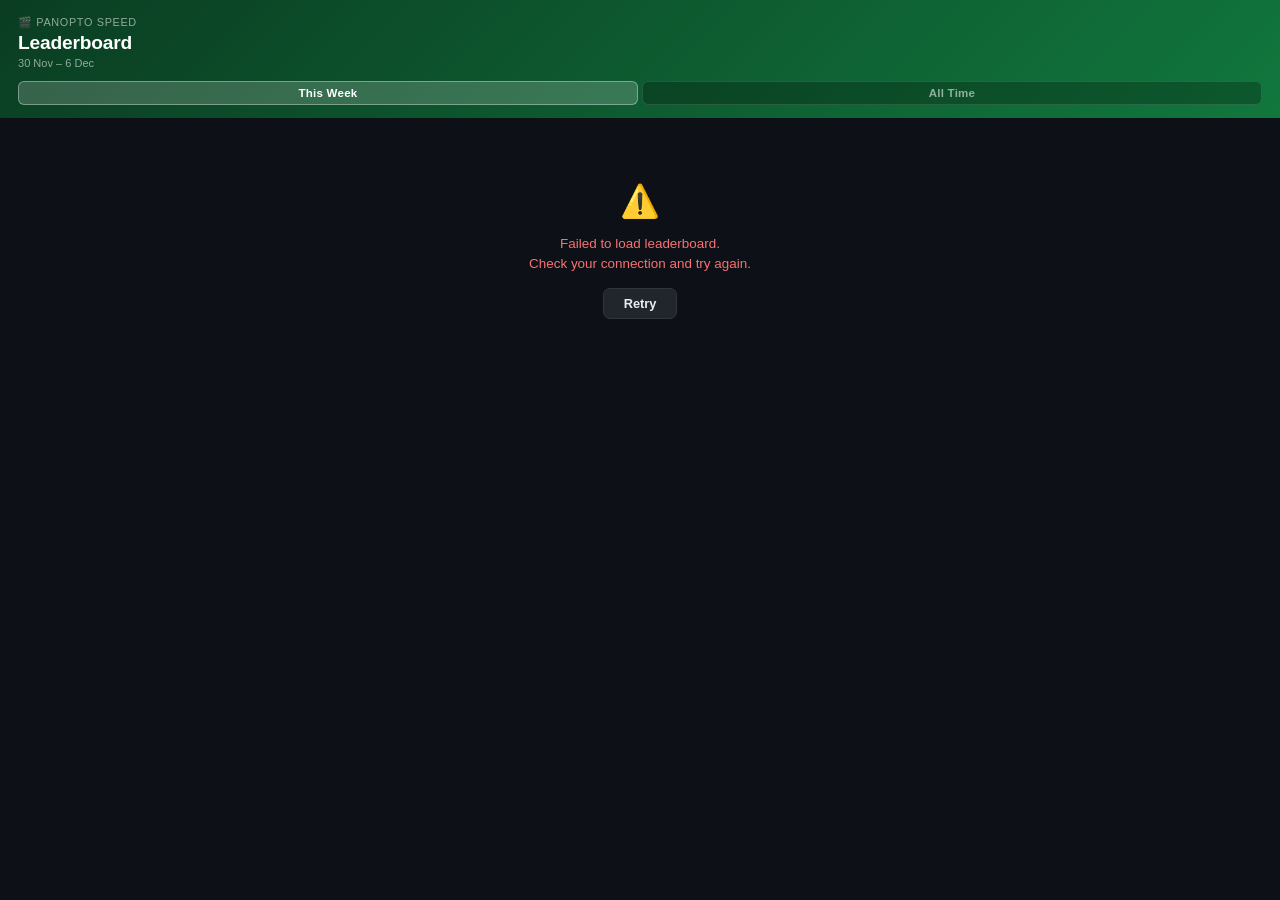
<file: leaderboard.html>
<!DOCTYPE html>
<html lang="en">
<head>
  <meta charset="UTF-8">
  <meta name="viewport" content="width=device-width, initial-scale=1.0">
  <title>Leaderboard — Panopto Speed</title>
  <style>
    *, *::before, *::after { box-sizing: border-box; margin: 0; padding: 0; }

    :root {
      --bg:           #0d1117;
      --surface:      #161b22;
      --surface2:     #21262d;
      --border:       #30363d;
      --text:         #e6edf3;
      --muted:        #8b949e;
      --green:        #11773D;
      --green-bright: #22c55e;
    }

    body {
      background: var(--bg);
      color: var(--text);
      font-family: -apple-system, BlinkMacSystemFont, 'Segoe UI', Roboto, sans-serif;
      min-height: 100vh;
    }

    /* ── Header ── */
    .header {
      background: linear-gradient(135deg, #0a3d22 0%, var(--green) 100%);
      padding: 16px 18px 13px;
      position: sticky;
      top: 0;
      z-index: 10;
    }
    .header-eyebrow {
      font-size: 0.68rem;
      color: rgba(255,255,255,0.55);
      letter-spacing: 0.06em;
      text-transform: uppercase;
      margin-bottom: 3px;
    }
    .header h1 {
      font-size: 1.2rem;
      font-weight: 800;
      color: #fff;
      letter-spacing: -0.01em;
    }
    .header-sub {
      font-size: 0.69rem;
      color: rgba(255,255,255,0.55);
      margin-top: 3px;
    }

    /* ── States ── */
    .state {
      display: flex;
      flex-direction: column;
      align-items: center;
      justify-content: center;
      padding: 64px 24px;
      gap: 14px;
      text-align: center;
    }

    /* Spinner */
    @keyframes spin { to { transform: rotate(360deg); } }
    .spinner {
      width: 34px;
      height: 34px;
      border: 3px solid var(--border);
      border-top-color: var(--green-bright);
      border-radius: 50%;
      animation: spin 0.75s linear infinite;
    }
    .state-text { font-size: 0.82rem; color: var(--muted); }

    /* Error */
    .error-emoji { font-size: 2rem; }
    .error-msg {
      font-size: 0.84rem;
      color: #f87171;
      line-height: 1.5;
    }
    .retry-btn {
      background: var(--surface2);
      color: var(--text);
      border: 1px solid var(--border);
      border-radius: 7px;
      padding: 7px 20px;
      font-size: 0.8rem;
      font-weight: 600;
      cursor: pointer;
      transition: background 0.15s, border-color 0.15s;
    }
    .retry-btn:hover { background: var(--border); border-color: #6e7681; }

    /* Empty */
    .empty-emoji { font-size: 1.8rem; opacity: 0.45; }
    .empty-msg { font-size: 0.82rem; color: var(--muted); }

    /* ── List ── */
    .list { padding: 10px 10px 24px; }

    /* ── Row ── */
    .row {
      display: flex;
      align-items: center;
      gap: 11px;
      padding: 10px 13px;
      border-radius: 9px;
      margin-bottom: 5px;
      background: var(--surface);
      border: 1px solid var(--border);
      transition: background 0.12s;
    }
    .row:hover { background: var(--surface2); }

    /* Top-3 accent rows */
    .row.rank-1 {
      background: rgba(245,158,11,0.07);
      border-color: rgba(245,158,11,0.35);
    }
    .row.rank-2 {
      background: rgba(148,163,184,0.06);
      border-color: rgba(148,163,184,0.3);
    }
    .row.rank-3 {
      background: rgba(180,83,9,0.07);
      border-color: rgba(180,83,9,0.3);
    }
    .row.rank-1:hover { background: rgba(245,158,11,0.12); }
    .row.rank-2:hover { background: rgba(148,163,184,0.10); }
    .row.rank-3:hover { background: rgba(180,83,9,0.11); }

    /* ── Rank badge ── */
    .rank-badge {
      width: 28px;
      height: 28px;
      border-radius: 50%;
      display: flex;
      align-items: center;
      justify-content: center;
      font-size: 0.72rem;
      font-weight: 800;
      flex-shrink: 0;
      background: var(--surface2);
      color: var(--muted);
      border: 1px solid var(--border);
    }
    .rank-badge.gold   {
      background: rgba(245,158,11,0.15);
      color: #f59e0b;
      border-color: rgba(245,158,11,0.45);
      font-size: 1rem;
    }
    .rank-badge.silver {
      background: rgba(148,163,184,0.12);
      color: #94a3b8;
      border-color: rgba(148,163,184,0.45);
      font-size: 1rem;
    }
    .rank-badge.bronze {
      background: rgba(180,83,9,0.12);
      color: #d97706;
      border-color: rgba(180,83,9,0.4);
      font-size: 1rem;
    }

    /* ── Username ── */
    .username {
      flex: 1;
      font-size: 0.86rem;
      font-weight: 600;
      color: var(--text);
      overflow: hidden;
      text-overflow: ellipsis;
      white-space: nowrap;
    }
    .row.rank-1 .username { color: #fde68a; }
    .row.rank-2 .username { color: #e2e8f0; }
    .row.rank-3 .username { color: #fdba74; }

    /* ── Time saved ── */
    .time-saved {
      font-size: 0.78rem;
      font-weight: 700;
      white-space: nowrap;
      flex-shrink: 0;
      color: var(--green-bright);
    }
    .row.rank-1 .time-saved { color: #fbbf24; }
    .row.rank-2 .time-saved { color: #94a3b8; }
    .row.rank-3 .time-saved { color: #fb923c; }

    /* ── Developer badge ── */
    .dev-badge {
      font-size: 0.59rem;
      font-weight: 700;
      background: #dc2626;
      color: #fff;
      border-radius: 4px;
      padding: 1px 7px;
      flex-shrink: 0;
      white-space: nowrap;
    }

    /* ── Premium badge ── */
    .prem-badge {
      font-size: 0.59rem;
      font-weight: 700;
      background: #11773D;
      color: #fff;
      border-radius: 4px;
      padding: 1px 7px;
      flex-shrink: 0;
      white-space: nowrap;
    }

    /* ── Last week winner card ── */
    .last-winner-wrap {
      padding: 10px 10px 0;
    }
    .last-winner-card {
      background: rgba(255,215,0,0.07);
      border: 1px solid rgba(255,215,0,0.28);
      border-radius: 9px;
      padding: 10px 13px;
      display: flex;
      align-items: center;
      gap: 10px;
    }
    .lw-crown { font-size: 1.15rem; flex-shrink: 0; }
    .lw-info  { flex: 1; min-width: 0; }
    .lw-label {
      font-size: 0.62rem;
      color: var(--muted);
      text-transform: uppercase;
      letter-spacing: 0.06em;
      margin-bottom: 2px;
    }
    .lw-username {
      font-size: 0.86rem;
      font-weight: 700;
      color: #fde68a;
      overflow: hidden;
      text-overflow: ellipsis;
      white-space: nowrap;
    }
    .lw-time {
      font-size: 0.78rem;
      font-weight: 700;
      color: #fbbf24;
      flex-shrink: 0;
    }

    /* ── Tabs ── */
    .tabs {
      display: flex;
      gap: 4px;
      margin-top: 12px;
    }
    .tab {
      flex: 1;
      background: rgba(0,0,0,0.25);
      color: rgba(255,255,255,0.55);
      border: 1px solid rgba(255,255,255,0.12);
      border-radius: 6px;
      padding: 5px 0;
      font-size: 0.72rem;
      font-weight: 700;
      cursor: pointer;
      text-align: center;
      transition: background 0.15s, color 0.15s;
      letter-spacing: 0.02em;
    }
    .tab:hover { background: rgba(0,0,0,0.35); color: rgba(255,255,255,0.8); }
    .tab.active {
      background: rgba(255,255,255,0.18);
      color: #fff;
      border-color: rgba(255,255,255,0.35);
    }
  </style>
</head>
<body>

<div class="header">
  <div class="header-eyebrow">🎬 Panopto Speed</div>
  <h1 id="lbl-lb-title">Leaderboard</h1>
  <div class="header-sub" id="period-range"></div>
  <div class="tabs">
    <button class="tab active" data-period="week" id="lbl-tab-week">This Week</button>
    <button class="tab" data-period="alltime" id="lbl-tab-alltime">All Time</button>
  </div>
</div>

<div id="last-winner" class="last-winner-wrap" style="display:none;">
  <div class="last-winner-card">
    <span class="lw-crown">👑</span>
    <div class="lw-info">
      <div class="lw-label" id="lbl-lw-label">Last week's winner</div>
      <div class="lw-username" id="lw-username"></div>
    </div>
    <div class="lw-time" id="lw-time"></div>
  </div>
</div>

<div id="loading" class="state">
  <div class="spinner"></div>
  <p class="state-text" id="lbl-lb-loading">Loading leaderboard…</p>
</div>

<div id="error" class="state" style="display:none;">
  <span class="error-emoji">⚠️</span>
  <p class="error-msg" id="lbl-lb-error">Failed to load leaderboard.<br>Check your connection and try again.</p>
  <button class="retry-btn" id="retryBtn">Retry</button>
</div>

<div id="list" class="list" style="display:none;"></div>

<script src="leaderboard.js"></script>
</body>
</html>
</file>
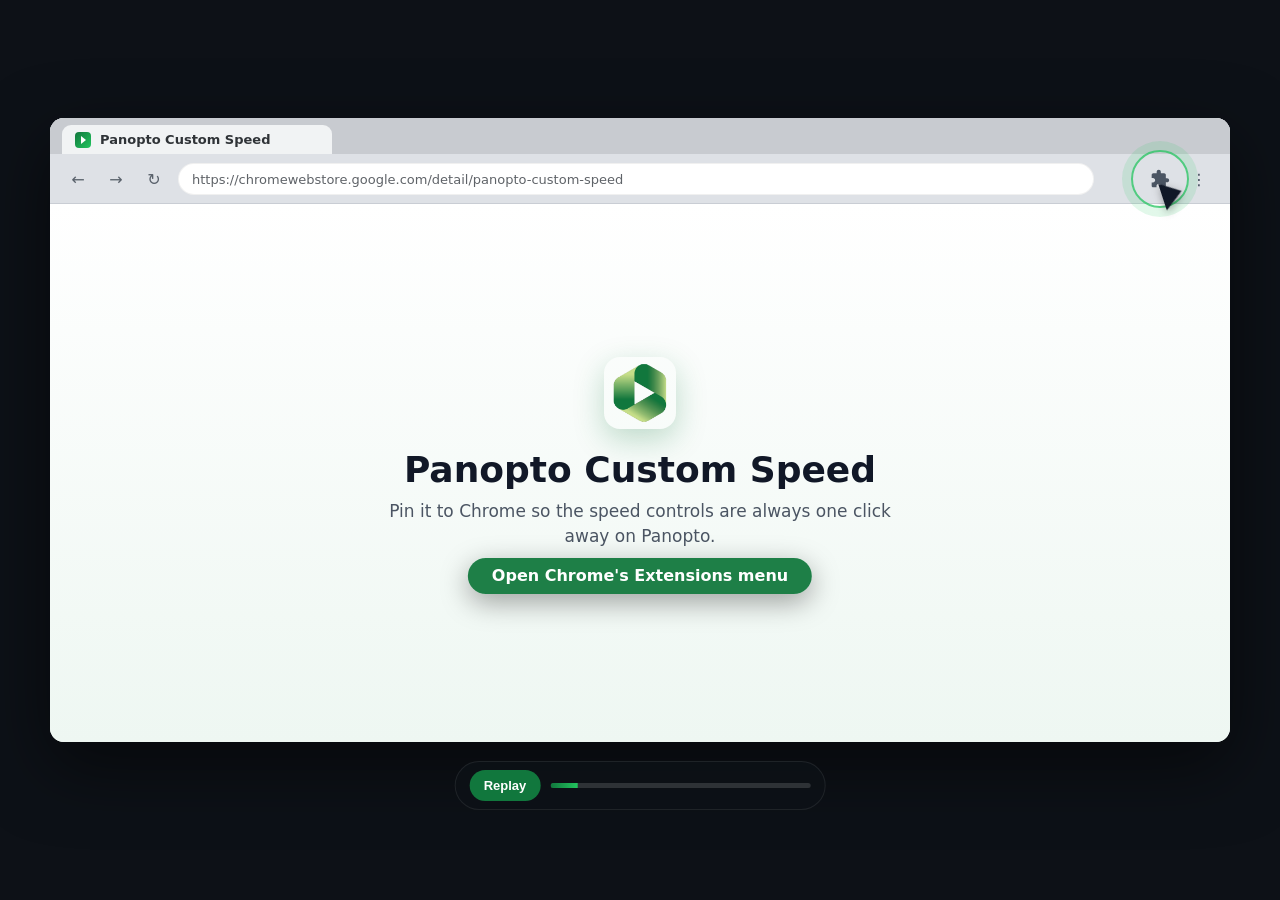
<file: pin_extension.html>
<!DOCTYPE html>
<html lang="en">
<head>
<meta charset="UTF-8">
<meta name="viewport" content="width=device-width, initial-scale=1.0">
<title>Pin Panopto Custom Speed</title>
<style>
* { box-sizing: border-box; margin: 0; padding: 0; }
body {
  min-height: 100vh;
  overflow: hidden;
  font-family: "Segoe UI", system-ui, -apple-system, sans-serif;
  background: #0d1117;
  color: #fff;
  display: flex;
  align-items: center;
  justify-content: center;
}
#stage {
  width: min(1180px, 94vw);
  height: min(720px, 86vh);
  position: relative;
}
#caption {
  position: absolute;
  left: 50%;
  top: 468px;
  transform: translateX(-50%);
  z-index: 30;
  background: rgba(17,119,61,0.94);
  color: #fff;
  font-size: 16px;
  font-weight: 700;
  line-height: 1;
  white-space: nowrap;
  padding: 10px 24px;
  border-radius: 22px;
  box-shadow: 0 8px 28px rgba(0,0,0,0.36);
  transition: opacity 0.35s, transform 0.35s;
}
#caption.fade {
  opacity: 0;
  transform: translateX(-50%) translateY(8px);
}
#browser {
  position: absolute;
  inset: 28px 0 68px;
  background: #f8fafc;
  border-radius: 14px;
  overflow: hidden;
  box-shadow: 0 24px 70px rgba(0,0,0,0.52);
}
#chrome {
  height: 86px;
  background: #dee1e6;
  border-bottom: 1px solid #c9cdd4;
}
#tabs {
  height: 36px;
  background: #c8cbd0;
  display: flex;
  align-items: flex-end;
  padding: 0 12px;
}
.tab {
  width: 270px;
  height: 29px;
  background: #f1f3f4;
  border-radius: 9px 9px 0 0;
  color: #2f3337;
  display: flex;
  align-items: center;
  gap: 9px;
  padding: 0 13px;
  font-size: 13px;
  font-weight: 600;
}
.tab-icon {
  width: 16px;
  height: 16px;
  border-radius: 4px;
  background: linear-gradient(135deg,#11773D,#22c55e);
  position: relative;
}
.tab-icon::after {
  content: '';
  position: absolute;
  left: 6px;
  top: 4px;
  border-left: 5px solid #fff;
  border-top: 4px solid transparent;
  border-bottom: 4px solid transparent;
}
#toolbar {
  height: 50px;
  display: flex;
  align-items: center;
  gap: 10px;
  padding: 0 14px;
}
.nav-dot {
  width: 28px;
  height: 28px;
  border-radius: 50%;
  display: grid;
  place-items: center;
  color: #59616b;
  font-size: 16px;
}
#address {
  flex: 1;
  height: 32px;
  border-radius: 18px;
  background: #fff;
  color: #5f6368;
  display: flex;
  align-items: center;
  gap: 8px;
  padding: 0 14px;
  font-size: 13px;
  box-shadow: inset 0 0 0 1px rgba(0,0,0,0.06);
}
#toolbar-right {
  display: flex;
  align-items: center;
  gap: 5px;
  position: relative;
}
.tool-btn {
  width: 34px;
  height: 34px;
  border-radius: 8px;
  display: grid;
  place-items: center;
  color: #4b5563;
  position: relative;
}
.tool-btn.active {
  background: rgba(0,0,0,0.08);
}
#extensions-btn svg {
  width: 20px;
  height: 20px;
  fill: currentColor;
}
#pinned-extension {
  opacity: 0;
  transform: scale(0.7);
  transition: opacity 0.35s, transform 0.35s;
}
#pinned-extension.show {
  opacity: 1;
  transform: scale(1);
}
#pinned-extension.active {
  background: rgba(17,119,61,0.12);
}
.ext-img {
  width: 23px;
  height: 23px;
  border-radius: 5px;
  object-fit: cover;
}
#page {
  height: calc(100% - 86px);
  background: linear-gradient(180deg,#ffffff 0%,#eef7f2 100%);
  display: grid;
  place-items: center;
  padding-bottom: 40px;
}
#page-card {
  width: 520px;
  color: #111827;
  text-align: center;
}
#page-card img {
  width: 72px;
  height: 72px;
  border-radius: 16px;
  box-shadow: 0 10px 30px rgba(17,119,61,0.25);
  margin-bottom: 18px;
}
#page-card h1 {
  font-size: 36px;
  line-height: 1.05;
  letter-spacing: 0;
  margin-bottom: 10px;
}
#page-card p {
  font-size: 17px;
  color: #4b5563;
  line-height: 1.45;
}
#extensions-menu {
  position: absolute;
  top: 82px;
  right: 12px;
  width: 360px;
  background: #fff;
  color: #202124;
  border-radius: 14px;
  box-shadow: 0 16px 48px rgba(0,0,0,0.3), 0 0 0 1px rgba(0,0,0,0.08);
  z-index: 20;
  opacity: 0;
  transform: translateY(-8px) scale(0.98);
  transform-origin: top right;
  pointer-events: none;
  transition: opacity 0.28s, transform 0.28s;
}
#extensions-menu.show {
  opacity: 1;
  transform: translateY(0) scale(1);
}
.menu-head {
  padding: 16px 18px 12px;
  border-bottom: 1px solid #edf0f2;
}
.menu-title {
  font-size: 16px;
  font-weight: 700;
  margin-bottom: 4px;
}
.menu-sub {
  font-size: 12px;
  color: #68717d;
}
.extension-row {
  display: grid;
  grid-template-columns: 34px 1fr 36px;
  align-items: center;
  gap: 12px;
  padding: 14px 16px;
}
.extension-row.highlight {
  background: #f5fbf7;
}
.row-name {
  font-size: 14px;
  font-weight: 700;
}
.row-desc {
  font-size: 12px;
  color: #6b7280;
  margin-top: 2px;
}
#pin-btn {
  width: 32px;
  height: 32px;
  border-radius: 50%;
  display: grid;
  place-items: center;
  color: #6b7280;
  transition: background 0.22s, color 0.22s, transform 0.22s;
}
#pin-btn svg {
  width: 18px;
  height: 18px;
}
#pin-btn.pinned {
  background: rgba(17,119,61,0.14);
  color: #11773D;
  transform: rotate(-18deg) scale(1.08);
}
#popup {
  position: absolute;
  top: 82px;
  right: 10px;
  width: 340px;
  background: #11773D;
  padding: 6px;
  border-radius: 14px;
  box-shadow: 0 18px 52px rgba(0,0,0,0.42);
  z-index: 22;
  opacity: 0;
  transform: translateY(-8px) scale(0.98);
  transform-origin: top right;
  transition: opacity 0.28s, transform 0.28s;
  pointer-events: none;
}
#popup.show {
  opacity: 1;
  transform: translateY(0) scale(1);
}
.popup-top {
  color: rgba(255,255,255,0.92);
  font-size: 13px;
  font-weight: 800;
  padding: 5px 6px 8px;
  display: flex;
  align-items: center;
  gap: 8px;
}
.popup-top img {
  width: 22px;
  height: 22px;
  border-radius: 5px;
}
.popup-card {
  background: #fff;
  border-radius: 10px;
  padding: 12px;
  color: #111827;
}
.speed-control {
  display: flex;
  align-items: center;
  gap: 12px;
  margin-bottom: 12px;
}
.speed-badge {
  width: 76px;
  background: #11773D;
  color: #fff;
  border-radius: 8px;
  padding: 7px 0;
  text-align: center;
  font-size: 22px;
  font-weight: 900;
}
.slider {
  flex: 1;
  height: 6px;
  border-radius: 999px;
  background: #e5e7eb;
  overflow: hidden;
}
.slider-fill {
  width: 58%;
  height: 100%;
  background: linear-gradient(90deg,#11773D,#22c55e);
}
.popup-meta {
  display: grid;
  grid-template-columns: 1fr 1fr;
  gap: 8px;
}
.meta-box {
  background: #f7faf8;
  border: 1px solid #e5efe9;
  border-radius: 8px;
  padding: 9px;
}
.meta-label {
  font-size: 10px;
  color: #6b7280;
  text-transform: uppercase;
  font-weight: 800;
}
.meta-value {
  margin-top: 4px;
  font-size: 15px;
  font-weight: 800;
  color: #11773D;
}
#cursor {
  position: absolute;
  width: 28px;
  height: 28px;
  z-index: 40;
  left: 50%;
  top: 50%;
  pointer-events: none;
  transition: left 0.7s cubic-bezier(0.22,1,0.36,1), top 0.7s cubic-bezier(0.22,1,0.36,1), transform 0.18s;
}
#cursor::before {
  content: '';
  position: absolute;
  left: 2px;
  top: 1px;
  width: 0;
  height: 0;
  border-left: 20px solid #111827;
  border-top: 14px solid transparent;
  border-bottom: 14px solid transparent;
  transform: rotate(-18deg);
  filter: drop-shadow(0 3px 4px rgba(0,0,0,0.35));
}
#cursor.click {
  transform: scale(0.82);
}
#spotlight {
  position: absolute;
  width: 58px;
  height: 58px;
  border-radius: 50%;
  border: 2px solid rgba(34,197,94,0.75);
  box-shadow: 0 0 0 9px rgba(34,197,94,0.13);
  z-index: 16;
  opacity: 0;
  pointer-events: none;
  transform: translate(-50%,-50%) scale(0.8);
  transition: opacity 0.28s, transform 0.28s, left 0.55s, top 0.55s;
}
#spotlight.show {
  opacity: 1;
  transform: translate(-50%,-50%) scale(1);
}
#controls {
  position: absolute;
  left: 50%;
  bottom: 0;
  transform: translateX(-50%);
  display: flex;
  align-items: center;
  gap: 10px;
  background: rgba(13,17,23,0.9);
  border: 1px solid rgba(255,255,255,0.08);
  border-radius: 999px;
  padding: 8px 14px;
}
#replay {
  border: none;
  background: #11773D;
  color: #fff;
  border-radius: 999px;
  padding: 8px 14px;
  font-size: 13px;
  font-weight: 800;
  cursor: pointer;
}
#progress {
  width: 260px;
  height: 5px;
  border-radius: 999px;
  background: rgba(255,255,255,0.14);
  overflow: hidden;
}
#bar {
  width: 0%;
  height: 100%;
  background: linear-gradient(90deg,#11773D,#22c55e);
}
@media (max-width: 760px) {
  #stage { width: 100vw; height: 100vh; }
  #browser { inset: 18px 10px 74px; }
  #caption { top: auto; bottom: 92px; font-size: 14px; max-width: calc(100vw - 28px); white-space: normal; text-align: center; line-height: 1.25; }
  #extensions-menu, #popup { right: 14px; width: min(340px, calc(100vw - 28px)); }
  #page-card { width: min(420px, 84vw); }
  #page-card h1 { font-size: 30px; }
  #controls { width: calc(100vw - 28px); justify-content: center; }
  #progress { width: 38vw; }
}
</style>
</head>
<body>
<div id="stage">
  <div id="browser">
    <div id="chrome">
      <div id="tabs">
        <div class="tab"><div class="tab-icon"></div><span>Panopto Custom Speed</span></div>
      </div>
      <div id="toolbar">
        <div class="nav-dot">&#8592;</div>
        <div class="nav-dot">&#8594;</div>
        <div class="nav-dot">&#8635;</div>
        <div id="address"><span>https://chromewebstore.google.com/detail/panopto-custom-speed</span></div>
        <div id="toolbar-right">
          <div class="tool-btn" id="pinned-extension" title="Panopto Custom Speed"><img class="ext-img" src="icon.png" alt=""></div>
          <div class="tool-btn" id="extensions-btn" title="Extensions">
            <svg viewBox="0 0 24 24" aria-hidden="true">
              <path d="M20.5 11H19V7c0-1.1-.9-2-2-2h-4V3.5C13 2.12 11.88 1 10.5 1S8 2.12 8 3.5V5H4c-1.1 0-2 .9-2 2v3.8h1.5c1.49 0 2.7 1.21 2.7 2.7s-1.21 2.7-2.7 2.7H2V20c0 1.1.9 2 2 2h3.8v-1.5c0-1.49 1.21-2.7 2.7-2.7s2.7 1.21 2.7 2.7V22H17c1.1 0 2-.9 2-2v-4h1.5c1.38 0 2.5-1.12 2.5-2.5S21.88 11 20.5 11z"/>
            </svg>
          </div>
          <div class="tool-btn" title="Chrome menu">&#8942;</div>
        </div>
      </div>
    </div>

    <div id="page">
      <div id="page-card">
        <img src="icon.png" alt="">
        <h1>Panopto Custom Speed</h1>
        <p>Pin it to Chrome so the speed controls are always one click away on Panopto.</p>
      </div>
    </div>

    <div id="extensions-menu">
      <div class="menu-head">
        <div class="menu-title">Extensions</div>
        <div class="menu-sub">Pin extensions to the toolbar for quick access.</div>
      </div>
      <div class="extension-row highlight">
        <img class="ext-img" src="icon.png" alt="">
        <div>
          <div class="row-name">Panopto Custom Speed</div>
          <div class="row-desc">Allows custom speeds on Panopto.</div>
        </div>
        <div id="pin-btn" title="Pin">
          <svg viewBox="0 0 24 24" fill="currentColor" aria-hidden="true"><path d="M14 2l8 8-2 2-1.5-1.5-4.1 4.1.4 3.8-1.4 1.4-4.6-4.6L3.5 20.5 2 19l5.3-5.3-4.6-4.6 1.4-1.4 3.8.4L12 4 10.5 2.5 12.5.5 14 2z"/></svg>
        </div>
      </div>
    </div>

    <div id="popup">
      <div class="popup-top"><img src="icon.png" alt=""><span>Panopto Custom Speed</span></div>
      <div class="popup-card">
        <div class="speed-control">
          <div class="speed-badge">1.5x</div>
          <div class="slider"><div class="slider-fill"></div></div>
        </div>
        <div class="popup-meta">
          <div class="meta-box"><div class="meta-label">Current site</div><div class="meta-value">Panopto</div></div>
          <div class="meta-box"><div class="meta-label">Shortcut</div><div class="meta-value">Pinned</div></div>
        </div>
      </div>
    </div>
  </div>

  <div id="caption">Open Chrome's Extensions menu</div>
  <div id="spotlight"></div>
  <div id="cursor"></div>
  <div id="controls">
    <button id="replay">Replay</button>
    <div id="progress"><div id="bar"></div></div>
  </div>
</div>

<script>
const captionEl = document.getElementById('caption');
const cursor = document.getElementById('cursor');
const spotlight = document.getElementById('spotlight');
const menu = document.getElementById('extensions-menu');
const pinBtn = document.getElementById('pin-btn');
const pinned = document.getElementById('pinned-extension');
const popup = document.getElementById('popup');
const bar = document.getElementById('bar');
let timers = [];
let startedAt = 0;
let raf = 0;
const total = 10200;

function rect(id) {
  return document.getElementById(id).getBoundingClientRect();
}
function center(id, ox=0, oy=0) {
  const r = rect(id);
  const stageRect = document.getElementById('stage').getBoundingClientRect();
  return {
    x: r.left - stageRect.left + r.width / 2 + ox,
    y: r.top - stageRect.top + r.height / 2 + oy
  };
}
function moveTo(id, ox=0, oy=0) {
  const p = center(id, ox, oy);
  cursor.style.left = p.x + 'px';
  cursor.style.top = p.y + 'px';
}
function showSpot(id, ox=0, oy=0) {
  const p = center(id, ox, oy);
  spotlight.style.left = p.x + 'px';
  spotlight.style.top = p.y + 'px';
  spotlight.classList.add('show');
}
function hideSpot() {
  spotlight.classList.remove('show');
}
function click(fn) {
  cursor.classList.remove('click');
  void cursor.offsetWidth;
  cursor.classList.add('click');
  if (fn) setTimeout(fn, 130);
}
function caption(text) {
  captionEl.classList.add('fade');
  setTimeout(() => {
    captionEl.textContent = text;
    captionEl.classList.remove('fade');
  }, 230);
}
function at(ms, fn) {
  timers.push(setTimeout(fn, ms));
}
function clear() {
  timers.forEach(clearTimeout);
  timers = [];
  cancelAnimationFrame(raf);
}
function reset() {
  clear();
  menu.classList.remove('show');
  pinBtn.classList.remove('pinned');
  pinned.classList.remove('show','active');
  popup.classList.remove('show');
  document.getElementById('extensions-btn').classList.remove('active');
  captionEl.textContent = "Open Chrome's Extensions menu";
  captionEl.classList.remove('fade');
  hideSpot();
  bar.style.width = '0%';
  startedAt = performance.now();
  moveTo('address', 80, 0);
  schedule();
  tick();
}
function tick() {
  const elapsed = performance.now() - startedAt;
  bar.style.width = Math.min(100, elapsed / total * 100) + '%';
  if (elapsed < total) raf = requestAnimationFrame(tick);
}
function schedule() {
  at(400, () => showSpot('extensions-btn'));
  at(900, () => moveTo('extensions-btn'));
  at(1700, () => click(() => {
    document.getElementById('extensions-btn').classList.add('active');
    menu.classList.add('show');
    caption('Find Panopto Custom Speed in the list');
  }));
  at(3000, () => {
    showSpot('pin-btn');
    moveTo('pin-btn');
    caption('Click the pin next to Panopto Custom Speed');
  });
  at(4300, () => click(() => {
    pinBtn.classList.add('pinned');
    pinned.classList.add('show');
    caption('The extension is now pinned to the toolbar');
  }));
  at(5700, () => {
    menu.classList.remove('show');
    document.getElementById('extensions-btn').classList.remove('active');
    hideSpot();
    showSpot('pinned-extension');
    moveTo('pinned-extension');
    caption('Click the pinned extension icon');
  });
  at(7000, () => click(() => {
    pinned.classList.add('active');
    popup.classList.add('show');
    caption('Panopto Custom Speed opens instantly');
  }));
  at(8900, () => {
    caption('Pinned and ready whenever you watch Panopto');
  });
}

document.getElementById('replay').addEventListener('click', reset);
window.addEventListener('resize', reset);
reset();
</script>
</body>
</html>
</file>
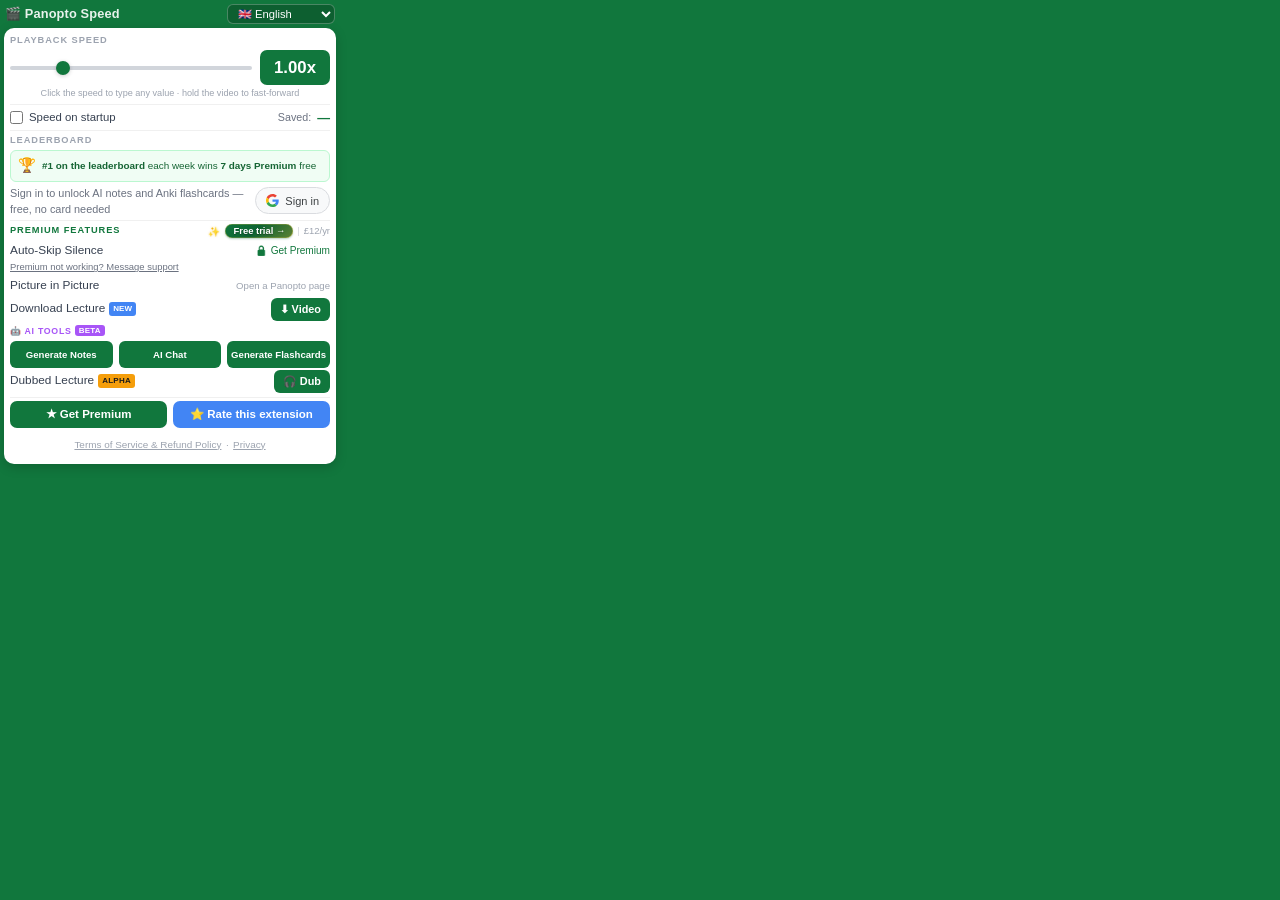
<file: popup.html>
<html class="h-auto">
<head>
  <meta charset="UTF-8">
  <meta name="viewport" content="width=device-width, initial-scale=1.0">
  <script src="tailwind-script.js"></script>
  <script src="popup.js" nonce="POPUPSCRIPT"></script>
  <style>
    * { box-sizing: border-box; margin: 0; padding: 0; }

    body {
      width: 340px;
      font-family: -apple-system, BlinkMacSystemFont, 'Segoe UI', Roboto, sans-serif;
      background: #11773D;
      padding: 4px;
    }

    .card {
      background: #fff;
      border-radius: 10px;
      padding: 6px;
      box-shadow: 0 3px 12px rgba(0,0,0,0.18);
    }

    .top-bar {
      display: flex;
      justify-content: space-between;
      align-items: center;
      margin-bottom: 4px;
      padding: 0 1px;
    }
    .top-bar-title {
      color: rgba(255,255,255,0.9);
      font-weight: 700;
      font-size: 0.8rem;
      letter-spacing: 0.01em;
    }
    .lang-select {
      background: rgba(0,0,0,0.2);
      color: white;
      border: 1px solid rgba(255,255,255,0.25);
      border-radius: 6px;
      padding: 2px 6px;
      font-size: 0.7rem;
      cursor: pointer;
      outline: none;
    }
    .lang-select option { color: #1f2937; background: white; }

    /* Login-streak chip (top bar) + modal dots */
    .streak-chip {
      display: inline-flex;
      align-items: center;
      background: rgba(0,0,0,0.2);
      color: #fff;
      border: 1px solid rgba(255,255,255,0.25);
      border-radius: 6px;
      padding: 2px 7px;
      font-size: 0.72rem;
      font-weight: 800;
      line-height: 1.25;
      cursor: pointer;
      outline: none;
      transition: background 0.15s;
    }
    .streak-chip:hover { background: rgba(0,0,0,0.34); }
    .streak-dot { width: 14px; height: 14px; border-radius: 50%; background: #e5e7eb; flex-shrink: 0; }
    .streak-dot.on { background: #11773D; }

    .section-label {
      font-size: 0.58rem;
      font-weight: 800;
      text-transform: uppercase;
      letter-spacing: 0.1em;
      color: #9ca3af;
      margin-bottom: 2px;
    }

    .divider { height: 1px; background: #f0f0f0; margin: 3px 0; }

    /* AI Tools sub-group header inside Premium Features */
    .ai-subhead {
      font-size: 0.55rem;
      font-weight: 800;
      text-transform: uppercase;
      letter-spacing: 0.08em;
      color: #a855f7;
      margin: 4px 0 1px;
    }

    .speed-row {
      display: flex;
      align-items: center;
      gap: 8px;
      margin-bottom: 2px;
    }
    .speed-badge-wrap { flex-shrink: 0; width: 70px; overflow: hidden; }
    .speed-badge {
      display: block;
      width: 100%;
      background: #11773D;
      color: white;
      border-radius: 7px;
      padding: 3px 0;
      font-size: 1.05rem;
      font-weight: 800;
      cursor: pointer;
      text-align: center;
      white-space: nowrap;
      overflow: hidden;
      border: 2px solid transparent;
      transition: background 0.15s, border-color 0.15s;
    }
    .speed-badge:hover  { background: #0d6332; border-color: #0a5028; }
    .speed-badge:focus  { outline: none; border-color: #0a5028; }

    input[type=range] {
      -webkit-appearance: none;
      width: 100%;
      height: 4px;
      border-radius: 2px;
      background: #d1d5db;
      outline: none;
      cursor: pointer;
    }
    input[type=range]::-webkit-slider-thumb {
      -webkit-appearance: none;
      width: 14px;
      height: 14px;
      border-radius: 50%;
      background: #11773D;
      cursor: pointer;
      box-shadow: 0 1px 4px rgba(0,0,0,0.2);
    }
    input[type=checkbox] { accent-color: #11773D; cursor: pointer; }

    /* Google sign-in */
    .gsi-material-button {
      user-select: none;
      background-color: #f8f9fa;
      border: 1px solid #dadce0;
      border-radius: 20px;
      color: #3c4043;
      cursor: pointer;
      font-family: 'Roboto', arial, sans-serif;
      font-size: 11px;
      height: 27px;
      padding: 0 10px;
      transition: background-color .218s, box-shadow .218s;
      white-space: nowrap;
      flex-shrink: 0;
    }
    .gsi-material-button:hover { box-shadow: 0 1px 3px rgba(60,64,67,.3); background-color: #fff; }
    .gsi-material-button-icon { height: 13px; margin-right: 6px; min-width: 13px; width: 13px; }
    .gsi-material-button-content-wrapper { align-items: center; display: flex; height: 100%; }
    .gsi-material-button-contents { font-weight: 500; font-family: 'Roboto', arial, sans-serif; }

    .rank-badge {
      display: inline-block;
      background: #11773D;
      color: white;
      border-radius: 12px;
      padding: 1px 8px;
      font-weight: 700;
      font-size: 0.78rem;
    }

    @keyframes spin { to { transform: rotate(360deg); } }
    .spin { animation: spin 0.9s linear infinite; display: inline-block; }

    .btn-coffee {
      flex: 1;
      background: #11773D;
      color: #fff;
      border: none;
      border-radius: 7px;
      padding: 5px 8px;
      font-weight: 700;
      font-size: 0.72rem;
      cursor: pointer;
      transition: background 0.15s;
    }
    .btn-coffee:hover { background: #0d6332 !important; opacity: 1 !important; }
    .btn-rate {
      flex: 1;
      background: #4285f4;
      color: white;
      border: none;
      border-radius: 7px;
      padding: 5px 8px;
      font-weight: 700;
      font-size: 0.72rem;
      cursor: pointer;
      transition: opacity 0.15s;
    }
    .btn-coffee:hover, .btn-rate:hover { opacity: 0.85; }
    button:disabled { opacity: 0.4; cursor: not-allowed; }

    .migration-box {
      background: #fffbeb;
      border: 1px solid #fde68a;
      border-radius: 8px;
      padding: 8px;
      margin-top: 4px;
    }
    .migration-box h3 { color: #92400e; font-weight: 700; text-align: center; margin-bottom: 5px; font-size: 0.78rem; }
    .migration-input { width: 100%; padding: 4px 9px; border: 1px solid #d1d5db; border-radius: 6px; font-size: 0.75rem; margin-bottom: 3px; }
    .migration-input:focus { outline: 2px solid #11773D; }
    .migration-confirm-btn { width: 100%; background: #11773D; color: white; border: none; border-radius: 6px; padding: 5px; font-weight: 700; font-size: 0.78rem; cursor: pointer; margin-top: 2px; }

    .border-green  { border: 2px solid #22c55e !important; }
    .border-red    { border: 2px solid #ef4444 !important; }
    .border-orange { border: 2px solid #f97316 !important; }

    .total-time-box {
      background: #f3faf6;
      border-radius: 6px;
      padding: 4px 10px;
      text-align: center;
      cursor: pointer;
      user-select: none;
    }
    .total-time-box:hover { background: #e8f5ef; }

    /* Toggle switch */
    .toggle-wrap { position: relative; display: inline-block; width: 34px; height: 19px; flex-shrink: 0; }
    .toggle-wrap input { opacity: 0; width: 0; height: 0; }
    .toggle-track { position: absolute; cursor: pointer; inset: 0; background: #d1d5db; border-radius: 19px; transition: background .2s; }
    .toggle-track:before { content: ""; position: absolute; width: 15px; height: 15px; left: 2px; bottom: 2px; background: white; border-radius: 50%; transition: transform .2s; }
    .toggle-wrap input:checked + .toggle-track { background: #11773D; }
    .toggle-wrap input:checked + .toggle-track:before { transform: translateX(15px); }
    .toggle-wrap input:disabled + .toggle-track { opacity: 0.45; cursor: not-allowed; }
    .toggle-wrap.mini { width: 28px; height: 16px; }
    .toggle-wrap.mini .toggle-track:before { width: 12px; height: 12px; }
    .toggle-wrap.mini input:checked + .toggle-track:before { transform: translateX(12px); }

    #newUsernameTextbox:focus { outline: 2px solid #11773D; }

    /* pip-btn is shared between PiP buttons and download buttons */
    .pip-btn {
      background: #11773D;
      color: white;
      border: none;
      border-radius: 6px;
      padding: 3px 9px;
      font-size: 0.68rem;
      font-weight: 600;
      cursor: pointer;
      transition: background 0.15s;
    }
    .pip-btn:hover { background: #0d6332; }
    .pip-btn.active { background: #065f27; outline: 2px solid #0a4d20; }

    /* AI Tools — 3-column launcher row (Notes / Chat / Flashcards) */
    .ai-beta-badge { font-size: 0.5rem; background: #a855f7; color: #fff; border-radius: 3px; padding: 1px 4px; font-weight: 700; letter-spacing: 0.03em; vertical-align: middle; }
    .ai-tools-row { display: grid; grid-template-columns: repeat(3, 1fr); gap: 6px; margin: 3px 0 2px; }
    .ai-tool-btn {
      background: #11773D; color: #fff; border: none; border-radius: 6px;
      padding: 8px 4px; font-size: 0.6rem; font-weight: 700; line-height: 1.2;
      text-align: center; cursor: pointer; transition: background 0.15s;
      white-space: nowrap;   /* keep each label on a single line */
    }
    .ai-tool-btn:hover:not(:disabled) { background: #0d6332; }

    /* Opt-in tooltip */
    .opt-in-row { position: relative; }
    .tooltip-icon {
      display: inline-flex; align-items: center; justify-content: center;
      width: 12px; height: 12px; border-radius: 50%;
      background: #e5e7eb; color: #9ca3af;
      font-size: 0.55rem; font-weight: 800; font-style: normal;
      cursor: default; flex-shrink: 0; line-height: 1; user-select: none;
    }
    .tooltip-box {
      display: none;
      position: absolute;
      bottom: calc(100% + 5px);
      left: 0;
      width: 218px;
      background: #1f2937;
      color: #d1d5db;
      font-size: 0.62rem;
      line-height: 1.5;
      border-radius: 7px;
      padding: 7px 10px;
      z-index: 200;
      box-shadow: 0 4px 14px rgba(0,0,0,0.3);
      pointer-events: none;
    }
    .opt-in-row:hover .tooltip-box { display: block; }

    /* ── Premium plan modal ── */
    #premiumModal,
    #lifetimeModal,
    #milestoneModal,
    #rewardModal,
    #streakModal,
    #migrationContainer {
      display: none;
      position: fixed;
      inset: 0;
      background: rgba(0,0,0,0.45);
      z-index: 200;
      align-items: center;
      justify-content: center;
      padding: 10px;
    }
    #premiumModal.open,
    #lifetimeModal.open,
    #milestoneModal.open,
    #rewardModal.open,
    #streakModal.open,
    #migrationContainer.open { display: flex; }
    .plan-modal-card {
      background: #fff;
      border-radius: 14px;
      padding: 16px 14px 14px;
      width: 100%;
      position: relative;
      box-shadow: 0 8px 32px rgba(0,0,0,0.25);
    }
    .plan-modal-close {
      position: absolute; top: 9px; right: 11px;
      background: none; border: none;
      font-size: 1rem; color: #9ca3af; cursor: pointer; line-height: 1;
    }
    .plan-modal-close:hover { color: #374151; }
    .plan-modal-title {
      text-align: center; font-weight: 800; font-size: 0.92rem;
      color: #1f2937; margin-bottom: 12px;
    }
    .plan-grid { display: grid; grid-template-columns: 1fr 1fr; gap: 8px; margin-bottom: 11px; }
    .plan-card {
      border: 2px solid #e5e7eb; border-radius: 10px;
      padding: 11px 8px 10px; text-align: center; position: relative;
    }
    .plan-card.featured { border-color: #11773D; }
    .plan-best-badge {
      position: absolute; top: -9px; left: 50%; transform: translateX(-50%);
      background: #11773D; color: #fff;
      font-size: 0.48rem; font-weight: 800; padding: 2px 8px;
      border-radius: 999px; white-space: nowrap; letter-spacing: 0.05em;
    }
    .plan-name {
      font-size: 0.65rem; font-weight: 700; color: #6b7280;
      text-transform: uppercase; letter-spacing: 0.07em; margin-bottom: 4px;
    }
    .plan-price {
      font-size: 1.5rem; font-weight: 800; color: #11773D; line-height: 1;
    }
    .plan-price-sub {
      font-size: 0.6rem; color: #9ca3af; margin-bottom: 9px;
    }
    .plan-buy-btn {
      width: 100%; background: #11773D; color: #fff; border: none;
      border-radius: 6px; padding: 6px 4px; font-weight: 700;
      font-size: 0.72rem; cursor: pointer; transition: background 0.15s;
    }
    .plan-buy-btn:hover { background: #0d6332; }
    /* The trial's own button, spanning both plan cards. Outlined rather than solid so
       it reads as the secondary/no-risk path next to the two green buy buttons. */
    .plan-trial-btn {
      width: 100%; margin: 9px 0 10px;
      background: #eaf7ef; color: #0d5c30;
      border: 1.5px solid #11773D; border-radius: 8px;
      padding: 7px 6px; font-weight: 800; font-size: 0.7rem;
      cursor: pointer; transition: background 0.15s;
    }
    .plan-trial-btn:hover { background: #d7efe0; }

    /* Free-trial banner above the plan cards — the "no card needed" bit is the
       single strongest reason someone starts, so it gets the green treatment. */
    .trial-banner {
      background: #eaf7ef; border: 1px solid #b7e2c6; border-radius: 8px;
      padding: 7px 10px; margin-bottom: 10px;
    }
    .trial-banner p {
      margin: 0; font-size: 0.62rem; line-height: 1.5; color: #11773D; text-align: center;
    }
    .trial-banner strong { color: #0d5c30; }
    .cancel-note {
      background: #f9fafb; border-radius: 8px; padding: 8px 10px;
    }
    .cancel-note p {
      font-size: 0.61rem; color: #6b7280; line-height: 1.55; margin: 0;
    }
    .cancel-note a { color: #11773D; }

    /* Compact premium feature rows */
    .prem-row {
      display: flex;
      align-items: center;
      justify-content: space-between;
      margin-bottom: 1px;
    }
    .prem-label {
      display: flex;
      align-items: center;
      gap: 4px;
      font-size: 0.74rem;
      color: #374151;
      font-weight: 500;
    }
    .prem-meta {
      font-size: 0.6rem;
      margin-bottom: 2px;
      display: none;
    }

    /* ── Premium feature spotlight animation ── */
    @keyframes featureGlow {
      0%   { background: transparent; }
      30%  { background: #dcfce7; border-radius: 4px; }
      70%  { background: #dcfce7; border-radius: 4px; }
      100% { background: transparent; }
    }
    .feature-glow { animation: featureGlow 0.9s ease-in-out; }

    /* ── Promo code banner ── */
    @keyframes promoSlideIn {
      from { opacity: 0; transform: translateY(-4px); }
      to   { opacity: 1; transform: translateY(0); }
    }
    .promo-strip {
      display: flex;
      align-items: center;
      gap: 5px;
      background: linear-gradient(90deg, #f0fdf4, #ecfdf5);
      border: 1px solid #86efac;
      border-radius: 7px;
      padding: 5px 8px;
      margin-bottom: 4px;
      animation: promoSlideIn 0.35s ease-out;
    }
    .promo-text {
      flex: 1;
      min-width: 0;
      font-size: 0.61rem;
      color: #166534;
      font-weight: 600;
      white-space: nowrap;
      overflow: hidden;
      text-overflow: ellipsis;
    }
    .promo-badge {
      font-family: 'Courier New', monospace;
      font-weight: 800;
      font-size: 0.67rem;
      background: #11773D;
      color: #fff;
      border-radius: 4px;
      padding: 2px 7px;
      letter-spacing: 0.06em;
      flex-shrink: 0;
    }
    .promo-copy-btn {
      font-size: 0.55rem;
      background: none;
      border: 1px solid #22c55e;
      border-radius: 4px;
      padding: 1px 5px;
      color: #15803d;
      cursor: pointer;
      flex-shrink: 0;
      transition: background 0.15s;
    }
    .promo-copy-btn:hover { background: #dcfce7; }

    /* ── Refer friends ── */
    .referral-code-row {
      display: flex;
      align-items: center;
      gap: 4px;
      background: #f0fdf4;
      border: 1px dashed #86efac;
      border-radius: 6px;
      padding: 2px 3px 2px 8px;
    }
    .referral-code {
      flex: 1;
      min-width: 0;
      font-family: 'Courier New', monospace;
      font-weight: 800;
      font-size: 0.88rem;
      letter-spacing: 0.16em;
      text-align: center;
      color: #11773D;
      user-select: all;
    }
    .referral-copy {
      flex-shrink: 0;
      font-size: 0.6rem;
      font-weight: 700;
      background: #11773D;
      color: #fff;
      border: none;
      border-radius: 5px;
      padding: 3px 9px;
      cursor: pointer;
      transition: background 0.15s;
      white-space: nowrap;
    }
    .referral-copy:hover { background: #0d6332; }
    .referral-btn {
      flex-shrink: 0;
      font-size: 0.62rem;
      font-weight: 700;
      background: #11773D;
      color: #fff;
      border: none;
      border-radius: 6px;
      padding: 4px 10px;
      cursor: pointer;
      transition: background 0.15s;
      white-space: nowrap;
    }
    .referral-btn:hover { background: #0d6332; }
    .referral-input {
      flex: 1;
      min-width: 0;
      font-family: 'Courier New', monospace;
      font-weight: 700;
      font-size: 0.78rem;
      letter-spacing: 0.1em;
      text-transform: uppercase;
      border: 1px solid #d1d5db;
      border-radius: 6px;
      padding: 4px 8px;
    }
    .referral-input:focus { outline: 2px solid #11773D; }

    /* ── Premium section glint ── */
    @keyframes premGlint {
      from { transform: translateX(-100%) skewX(-15deg); }
      to   { transform: translateX(600%) skewX(-15deg); }
    }
    #premiumSectionWrap {
      position: relative;
      overflow: hidden;
      border-radius: 6px;
    }
    #premiumSectionWrap::before {
      content: '';
      position: absolute;
      top: 0; left: 0;
      width: 30%;
      height: 100%;
      background: linear-gradient(90deg, transparent, rgba(255,255,255,0.52), transparent);
      pointer-events: none;
      z-index: 50;
      animation: premGlint 0.75s ease-in-out 0.5s both;
    }

    /* ── Premium gold shimmer (draws the eye without consuming any layout space) ── */
    /* Green text with a gold highlight sweeping across — recolors existing text
       only, so it adds zero size in a tight popup. */
    @keyframes premShimmer {
      0%   { background-position: 130% 0; }
      100% { background-position: -30% 0; }
    }

    /* "Premium Features" heading: gold sweep over green, so it pops out from the
       other (gray) section headers. */
    /* ── "Open a lecture" banner: shown when the popup is opened off Panopto ── */
    .open-lecture {
      display: flex; align-items: center; gap: 8px; margin: 0 0 8px; padding: 8px 10px;
      border-radius: 9px; background: #f0fdf4; border: 1px solid #bbf7d0; font-size: 0.66rem; line-height: 1.35; color: #14532d;
      animation: promoSlideIn 0.25s ease-out;
    }
    .open-lecture-icon { flex: none; width: 22px; height: 22px; border-radius: 6px; background: #11773D; color: #fff; display: inline-flex; align-items: center; justify-content: center; font-size: 10px; }
    .open-lecture-text { flex: 1; }
    .open-lecture a { flex: none; font-weight: 700; color: #11773D; text-decoration: none; padding: 4px 8px; border-radius: 6px; background: #dcfce7; }
    .open-lecture a:hover { background: #bbf7d0; }
    body.dark-theme .open-lecture { background: #0f2a1a; border-color: #1f4d30; color: #bbf7d0; }
    body.dark-theme .open-lecture a { background: #1f4d30; color: #bbf7d0; }
    /* First session: no locks, no trial pitch. Two of the first 32 uninstalls were free
       users who saw a padlock on day one and read the whole extension as paid. */
    body.first-session #getPremiumLink, body.first-session #inPageChatLock,
    body.first-session #promoBanner, body.first-session .prem-meta { display: none !important; }

    /* ── Premium support box ── */
    .support-box {
      margin: 6px 0 4px; padding: 8px; border-radius: 9px;
      background: #f8fafc; border: 1px solid #e5e7eb;
      animation: promoSlideIn 0.22s ease-out;
    }
    .support-box textarea {
      width: 100%; box-sizing: border-box; resize: vertical; min-height: 54px;
      font: inherit; font-size: 0.66rem; line-height: 1.4; color: #111827;
      background: #fff; border: 1px solid #d1d5db; border-radius: 7px; padding: 6px 8px;
      transition: border-color 0.15s, box-shadow 0.15s;
    }
    .support-box textarea:focus { outline: none; border-color: #22c55e; box-shadow: 0 0 0 3px rgba(34,197,94,0.18); }
    .support-actions { display: flex; align-items: center; justify-content: space-between; gap: 8px; margin-top: 6px; }
    .support-hint { font-size: 0.55rem; color: #6b7280; line-height: 1.3; }
    .support-send {
      flex: none; border: none; border-radius: 7px; padding: 5px 12px; cursor: pointer;
      background: #11773D; color: #fff; font: inherit; font-size: 0.62rem; font-weight: 700;
      transition: background 0.15s, transform 0.1s;
    }
    .support-send:hover { background: #0e6633; }
    .support-send:active { transform: translateY(1px); }
    .support-send[disabled] { opacity: 0.6; cursor: progress; }
    .support-status { font-size: 0.58rem; margin-top: 5px; min-height: 0; line-height: 1.35; }
    .support-status.ok  { color: #11773D; }
    .support-status.bad { color: #dc2626; }
    body.dark-theme .support-box { background: #161b22; border-color: #262e38; }
    body.dark-theme .support-box textarea { background: #0d1117; color: #e6edf3; border-color: #262e38; }

    #lbl-premium-section {
      background: linear-gradient(100deg,
        #11773D 0%, #11773D 40%, #f5d97a 50%, #11773D 60%, #11773D 100%);
      background-size: 250% 100%;
      -webkit-background-clip: text;
              background-clip: text;
      -webkit-text-fill-color: transparent;
      animation: premShimmer 4.5s linear infinite;
    }

    /* "🔒 Get Premium" links: the same gentle gold shimmer; underline stays green. */
    #getPremiumLink, #inPageChatLock {
      background: linear-gradient(100deg,
        #11773D 0%, #11773D 42%, #f5d97a 50%, #11773D 58%, #11773D 100%);
      background-size: 250% 100%;
      -webkit-background-clip: text;
              background-clip: text;
      -webkit-text-fill-color: transparent;
      text-decoration-color: #11773D;
      animation: premShimmer 4.5s linear infinite 0.7s;
    }

    /* Free-trial CTA → gradient pill with a moving diagonal sheen. The gold stop is
       pushed past the pill (180%) so the visible body stays dark green and the
       white label keeps contrast; the text-shadow is a safety net. */
    #monthlyPremiumBtn {
      position: relative;
      overflow: hidden;
      display: inline-flex;
      align-items: center;
      padding: 1px 8px;
      border-radius: 999px;
      color: #fff !important;
      font-weight: 700;
      line-height: 1.3;
      white-space: nowrap;
      text-decoration: none;
      text-shadow: 0 1px 1px rgba(0,0,0,0.35);
      background: linear-gradient(135deg, #11773D 0%, #0d6332 45%, #d4af37 180%);
      box-shadow: 0 1px 2px rgba(13,99,50,0.30), inset 0 0 0 0.5px rgba(252,211,77,0.45);
      transition: transform .15s ease, box-shadow .15s ease;
    }
    #monthlyPremiumBtn:hover {
      box-shadow: 0 2px 5px rgba(13,99,50,0.35), inset 0 0 0 1px rgba(252,211,77,0.70);
      transform: translateY(-0.5px);
    }
    #monthlyPremiumBtn::after {
      content: '';
      position: absolute;
      top: 0; left: 0;
      width: 45%;
      height: 100%;
      pointer-events: none;
      background: linear-gradient(100deg, transparent 0%, rgba(255,255,255,0.55) 50%, transparent 100%);
      transform: translateX(-160%) skewX(-18deg);
      animation: pillSheen 3.4s ease-in-out infinite;
    }
    @keyframes pillSheen {
      0%        { transform: translateX(-160%) skewX(-18deg); }
      55%, 100% { transform: translateX(320%)  skewX(-18deg); }
    }

    /* ✨ sparkle — a sibling span OUTSIDE the pill's overflow so it isn't clipped */
    .prem-sparkle {
      display: inline-block;
      font-size: 0.6rem;
      line-height: 1;
      margin-right: 1px;
      filter: drop-shadow(0 0 1px rgba(245,179,1,0.6));
      animation: premSparkle 2.8s ease-in-out infinite;
    }
    @keyframes premSparkle {
      0%, 100% { opacity: 0.55; transform: scale(0.9) rotate(0deg); }
      50%      { opacity: 1;    transform: scale(1.12) rotate(8deg); }
    }

    /* Bottom "Buy Premium" CTA — a subtler, slower matching sheen so it whispers
       rather than competing with the pill. Background is left alone (its :hover
       sets #0d6332 !important). */
    .btn-coffee { position: relative; overflow: hidden; }
    .btn-coffee::after {
      content: '';
      position: absolute;
      top: 0; left: 0;
      width: 40%;
      height: 100%;
      pointer-events: none;
      background: linear-gradient(100deg, transparent, rgba(255,255,255,0.30), transparent);
      transform: translateX(-180%) skewX(-18deg);
      animation: pillSheen 5s ease-in-out 1.5s infinite;
    }

    /* Respect reduced-motion: stop all sweeps; keep the heading/links solid green
       (still stands out from the gray headers) and the pill static. */
    @media (prefers-reduced-motion: reduce) {
      #lbl-premium-section, #getPremiumLink, #inPageChatLock {
        animation: none;
        background: none;
        -webkit-text-fill-color: #11773D;
      }
      #monthlyPremiumBtn::after { animation: none; opacity: 0; }
      .prem-sparkle { animation: none; opacity: 0.85; transform: none; }
      .btn-coffee::after { animation: none; opacity: 0; }
    }

    /* ── Recovery panel ──
       Shown instead of the normal UI when the service worker has flagged this tab
       as one the content script never attached to. Same green CTA as everywhere
       else so it does not read as an error page. */
    #recoveryPanel { display: none; padding: 12px 12px 14px; }
    #recoveryPanel .rec-title {
      font-size: 0.86rem; font-weight: 700; color: #1f2937; margin-bottom: 5px;
    }
    #recoveryPanel .rec-body {
      font-size: 0.72rem; color: #6b7280; line-height: 1.45; margin-bottom: 10px;
    }
    #recoveryPanel .rec-foot {
      font-size: 0.62rem; color: #9ca3af; margin-top: 8px; text-align: center;
    }
  </style>
</head>
<body>

  <!-- Recovery panel — hidden unless background.js flagged this tab (see popup.js
       initRecoveryPanel). Kept first in the body so it leads when it is shown. -->
  <div class="card" id="recoveryPanel">
    <div class="rec-title" id="lbl-recovery-title">This page needs a reload</div>
    <div class="rec-body" id="lbl-recovery-body">
      The speed control could not start on this lecture. Chrome does not add it to pages that
      were already open, so reloading fixes it.
    </div>
    <button id="recoveryReloadBtn" style="width:100%; background:#11773D; color:#fff; border:none; border-radius:7px; padding:8px; font-weight:700; font-size:0.8rem; cursor:pointer; transition:background 0.15s;">
      <span id="lbl-recovery-btn">Reload this page</span>
    </button>
    <div class="rec-foot" id="lbl-recovery-foot">Still nothing after reloading? Email harveychandler235@gmail.com</div>
  </div>

  <!-- Top bar -->
  <div class="top-bar">
    <span class="top-bar-title">🎬 Panopto Speed</span>
    <div style="display:flex; align-items:center; gap:6px;">
      <button id="streakChip" class="streak-chip" style="display:none;" title="Your login streak">🔥&nbsp;<span id="streakChipCount">0</span></button>
      <select id="languageSelect" class="lang-select">
        <option value="en">🇬🇧 English</option>
        <option value="ko">🇰🇷 한국어</option>
        <option value="zh">🇨🇳 中文</option>
        <option value="he">🇮🇱 עברית</option>
        <option value="uk">🇺🇦 Українська</option>
      </select>
    </div>
  </div>

  <div class="card">

    <!-- ── Speed ── -->
    <div id="openLectureBanner" class="open-lecture" style="display:none;">
      <span class="open-lecture-icon">▶</span>
      <span class="open-lecture-text"><b id="lbl-open-lecture">Open a lecture on Panopto to start.</b> <span id="lbl-open-lecture-sub">The speed control appears in the player.</span></span>
      <a id="openLectureLink" href="#" target="_blank" rel="noopener" style="display:none;">Go ↗</a>
    </div>
    <div class="section-label" id="lbl-speed-section">Playback Speed</div>
    <div class="speed-row">
      <input type="range" id="dynamicSlider" min="0.5" max="3" value="1" step="0.25">
      <div class="speed-badge-wrap">
        <span id="sliderValue" class="speed-badge">1.00x</span>
      </div>
    </div>
    <div id="speedWarning" style="text-align:center; font-size:0.57rem; color:#9ca3af; margin-bottom:1px;">Click the speed to type any value · hold the video to fast-forward</div>

    <div class="divider"></div>

    <!-- Startup + Time saved on one row -->
    <div style="display:flex; align-items:center; gap:6px; margin-bottom:1px;">
      <input type="checkbox" id="startupSpeed" style="width:13px;height:13px; flex-shrink:0;">
      <label for="startupSpeed" style="font-size:0.71rem; color:#374151; cursor:pointer; flex:1;" id="lbl-startup">Speed on startup</label>
      <span style="font-size:0.67rem; color:#6b7280; flex-shrink:0;" id="lbl-time-saved-label">Saved:</span>
      <span style="font-size:0.8rem; font-weight:700; color:#11773D; flex-shrink:0;" id="timeSaved">—</span>
    </div>

    <!-- ── Review prompt ──────────────────────────────────────────────────────
         Hidden by default; maybeShowRatePrompt() in popup.js reveals it once the
         user has actually banked an hour across a few sessions. 21 ratings on
         3,000 users is the store ranking input that has never been asked for. -->
    <div id="ratePrompt" style="display:none; margin:6px 0 2px; padding:8px 9px; background:#f0fdf4; border:1px solid #bbf7d0; border-left:3px solid #11773D; border-radius:7px;">
      <div style="font-size:0.71rem; color:#14532d; font-weight:600; margin-bottom:2px;" id="lbl-rate-prompt-title">You've saved <span id="ratePromptHours">an hour</span> so far.</div>
      <div style="font-size:0.66rem; color:#3f6b4d; line-height:1.35; margin-bottom:6px;" id="lbl-rate-prompt-body">A rating helps other students find this. It takes about ten seconds.</div>
      <div style="display:flex; gap:5px;">
        <button id="ratePromptYes" style="flex:1; font-size:0.67rem; font-weight:600; padding:4px 6px; border:0; border-radius:5px; background:#11773D; color:#fff; cursor:pointer;">⭐ <span id="lbl-rate-prompt-yes">Rate it</span></button>
        <button id="ratePromptNo" style="font-size:0.67rem; padding:4px 8px; border:1px solid #d1d5db; border-radius:5px; background:#fff; color:#6b7280; cursor:pointer;">Not now</button>
      </div>
    </div>

    <div class="divider"></div>

    <!-- ── Leaderboard ── -->
    <div class="section-label" id="lbl-leaderboard-section">Leaderboard</div>

    <!-- Weekly prize callout -->
    <div style="background:#f0fdf4; border:1px solid #bbf7d0; border-radius:6px; padding:4px 7px; margin-bottom:3px;">
      <div style="display:flex; align-items:center; gap:6px;">
        <span style="font-size:0.9rem; flex-shrink:0;">🏆</span>
        <span id="lbl-weekly-prize" style="font-size:0.62rem; color:#166534; line-height:1.45;"><strong>#1 on the leaderboard</strong> each week wins <strong>7 days Premium</strong> free</span>
      </div>
      <button id="optInNudgeBtn" style="display:none; margin-top:4px; width:100%; background:rgba(22,101,52,0.08); border:1px solid #bbf7d0; border-radius:4px; padding:3px 6px; font-size:0.6rem; font-weight:600; color:#166534; cursor:pointer; text-align:center; transition:background 0.15s;">Make sure to opt into leaderboard logging</button>
    </div>

    <!-- Logged-out: prompt + button on same row -->
    <div id="loggedOutView">
      <div style="display:flex; align-items:center; justify-content:space-between; gap:8px;">
        <p style="font-size:0.68rem; color:#6b7280;" id="lbl-signin-prompt">Sign in to unlock AI notes and Anki flashcards — free, no card needed</p>
        <button class="gsi-material-button" id="signInWithGoogle">
          <div class="gsi-material-button-content-wrapper">
            <div class="gsi-material-button-icon">
              <svg version="1.1" xmlns="http://www.w3.org/2000/svg" viewBox="0 0 48 48" style="display:block;">
                <path fill="#EA4335" d="M24 9.5c3.54 0 6.71 1.22 9.21 3.6l6.85-6.85C35.9 2.38 30.47 0 24 0 14.62 0 6.51 5.38 2.56 13.22l7.98 6.19C12.43 13.72 17.74 9.5 24 9.5z"/>
                <path fill="#4285F4" d="M46.98 24.55c0-1.57-.15-3.09-.38-4.55H24v9.02h12.94c-.58 2.96-2.26 5.48-4.78 7.18l7.73 6c4.51-4.18 7.09-10.36 7.09-17.65z"/>
                <path fill="#FBBC05" d="M10.53 28.59c-.48-1.45-.76-2.99-.76-4.59s.27-3.14.76-4.59l-7.98-6.19C.92 16.46 0 20.12 0 24c0 3.88.92 7.54 2.56 10.78l7.97-6.19z"/>
                <path fill="#34A853" d="M24 48c6.48 0 11.93-2.13 15.89-5.81l-7.73-6c-2.15 1.45-4.92 2.3-8.16 2.3-6.26 0-11.57-4.22-13.47-9.91l-7.98 6.19C6.51 42.62 14.62 48 24 48z"/>
                <path fill="none" d="M0 0h48v48H0z"/>
              </svg>
            </div>
            <span class="gsi-material-button-contents" id="lbl-signin-btn">Sign in</span>
          </div>
        </button>
      </div>
    </div>

    <!-- Logged-in -->
    <div id="loggedInView" style="display:none;">
      <!-- Email + logout -->
      <div style="display:flex; align-items:center; justify-content:space-between; margin-bottom:2px;">
        <div style="display:flex; align-items:center; gap:3px; min-width:0;">
          <span style="font-size:0.65rem; color:#6b7280; white-space:nowrap;" id="lbl-logged-in-as">Logged in as</span>
          <span style="font-size:0.73rem; font-weight:700; color:#374151; overflow:hidden; text-overflow:ellipsis; white-space:nowrap; max-width:100px;" id="email"></span>
          <span id="premiumUserBadge" style="display:none; font-size:0.5rem; background:#11773D; color:white; border-radius:3px; padding:1px 4px; font-weight:700; white-space:nowrap; flex-shrink:0;">★ Premium</span>
          <span id="premiumDaysLeft" style="display:none; font-size:0.5rem; color:#9ca3af; white-space:nowrap; flex-shrink:0;"></span>
          <span id="panoptoEmail" style="display:none; font-size:0.58rem; color:#6b7280; overflow:hidden; text-overflow:ellipsis; white-space:nowrap; max-width:150px; flex-shrink:1;"></span>
          <!-- Shown only while the account has no username: reopens the dialog after it was dismissed. -->
          <a id="setUsernameLink" href="#" style="display:none; font-size:0.6rem; color:#11773D; text-decoration:underline; white-space:nowrap; flex-shrink:0;">Set username</a>
        </div>
        <span id="logout" style="font-size:0.63rem; color:#dc2626; cursor:pointer; text-decoration:underline; white-space:nowrap; margin-left:6px;">Log out</span>
      </div>

      <!-- Rank + View Leaderboard on same row -->
      <div style="display:flex; align-items:center; justify-content:space-between; margin-bottom:2px;">
        <div id="optedInContainer" style="display:flex; align-items:center; gap:4px;">
          <span style="font-size:0.73rem; color:#374151;" id="lbl-you-are-rank">You are rank</span>
          <span id="user-rank" class="rank-badge"></span>
          <svg id="loader" class="spin" style="width:11px;height:11px;flex-shrink:0;" viewBox="0 0 50 50">
            <circle cx="25" cy="25" r="20" fill="none" stroke="#11773D" stroke-width="7" stroke-dasharray="80 20"/>
          </svg>
          <svg id="tick" style="width:11px;height:11px;flex-shrink:0;display:none;" viewBox="0 0 24 24" fill="none">
            <circle cx="12" cy="12" r="10" fill="#22c55e"/>
            <path d="M7 12l4 4 6-7" stroke="white" stroke-width="2.5" stroke-linecap="round" stroke-linejoin="round"/>
          </svg>
        </div>
        <a id="leaderboard-popup" href="#" style="font-size:0.68rem; color:#11773D; text-decoration:underline; cursor:pointer; white-space:nowrap;">
          <span id="lbl-lb-popup">View Leaderboard</span>
        </a>
      </div>

      <!-- Opt-in + auto-refresh on same row -->
      <div style="display:flex; align-items:center; justify-content:space-between;">
        <div id="optInContainer" class="opt-in-row" style="display:flex; align-items:center; gap:4px;">
          <input type="checkbox" id="userDataOptIn" style="width:12px;height:12px; flex-shrink:0;">
          <label for="userDataOptIn" style="font-size:0.67rem; color:#6b7280; cursor:pointer;" id="lbl-opt-in">Opt into leaderboard</label>
          <i class="tooltip-icon">i</i>
          <div class="tooltip-box">Records your Google email and time-saved data for leaderboard rankings, time sync across devices, abuse prevention, and winner notifications. You can opt out anytime.</div>
        </div>
      </div>
      <!-- Show lecture chapters + Dark theme on one row -->
      <div style="display:flex; align-items:center; gap:14px; margin-top:3px; flex-wrap:wrap;">
        <span style="display:flex; align-items:center; gap:4px;">
          <input type="checkbox" id="chaptersToggle" checked style="width:12px;height:12px; flex-shrink:0;">
          <label for="chaptersToggle" style="font-size:0.67rem; color:#6b7280; cursor:pointer;" id="lbl-chapters-toggle">Show lecture chapters</label>
        </span>
        <span style="display:flex; align-items:center; gap:4px;">
          <input type="checkbox" id="darkThemeToggle" style="width:12px;height:12px; flex-shrink:0;">
          <label for="darkThemeToggle" style="font-size:0.67rem; color:#6b7280; cursor:pointer;" id="lbl-dark-theme">🌙 Dark theme</label>
        </span>
      </div>
    </div>

    <!-- Migration -->
    <!-- Username dialog. Opened by clientLogin() when the account has no username.
         Same overlay/card classes as the premium + reward modals so it looks like
         one product. Element ids are unchanged: validateUsername/updateUsername
         in popup.js still drive #newUsernameTextbox / #newUsernameButton. -->
    <div id="migrationContainer">
      <div class="plan-modal-card" style="max-width:265px; text-align:center;">
        <button class="plan-modal-close" id="usernameModalClose" title="Not now">✕</button>
        <h3 id="lbl-migrating-title" style="font-weight:800; font-size:0.92rem; color:#14532d; margin:4px 0 6px;">Set up a username to use features</h3>
        <div style="font-size:0.68rem; color:#6b7280; line-height:1.5; margin-bottom:10px;">Letters and numbers only, up to 16 characters. This is what the leaderboard shows.</div>
        <!-- Legacy migration inputs kept in the DOM (clientLogin still writes to them) but never shown. -->
        <input id="oldUsernameTextbox" type="text" disabled style="display:none;" value=""/>
        <small style="display:none;" id="lbl-old-username">Your old username</small>
        <input id="newUsernameTextbox" type="text" maxlength="16" placeholder="Choose a username" class="migration-input" autocomplete="off" style="text-align:center; font-size:0.85rem; padding:7px 10px; margin-bottom:8px;"/>
        <button id="newUsernameButton" disabled style="width:100%; background:#11773D; color:#fff; border:none; border-radius:7px; padding:8px; font-weight:700; font-size:0.8rem; cursor:pointer; transition:background 0.15s;">Submit</button>
      </div>
    </div>

    <div class="divider"></div>

    <!-- ── Premium Features ── -->
    <div id="premiumSectionWrap">
    <div style="display:flex; align-items:center; justify-content:space-between; margin-bottom:3px;">
      <span class="section-label" style="margin-bottom:0;" id="lbl-premium-section">Premium Features</span>
      <!-- Non-premium: show both pricing options -->
      <div id="getPremiumOptions" style="display:flex; gap:4px; align-items:center;">
        <span class="prem-sparkle" aria-hidden="true">✨</span>
        <a id="monthlyPremiumBtn" href="#" title="7-day free trial — no card needed" style="font-size:0.59rem; white-space:nowrap;">Free trial →</a>
        <span style="color:#d1d5db; font-size:0.6rem;">|</span>
        <a id="lifetimePremiumBtn" href="#" style="font-size:0.59rem; color:#9ca3af; text-decoration:none; white-space:nowrap;">£12/yr</a>
      </div>
      <!-- Premium: badge + optional expiry + cancel -->
      <div id="premiumBadgeGroup" style="display:none; align-items:center; gap:4px;">
        <span id="premiumBadge" style="font-size:0.59rem; background:#11773D; color:white; border-radius:4px; padding:1px 7px; font-weight:700;">★ Premium</span>
        <span id="premiumExpiry" style="font-size:0.55rem; color:#9ca3af;"></span>
        <a id="cancelSubBtn" href="#" style="display:none; font-size:0.52rem; color:#dc2626; text-decoration:underline; white-space:nowrap; cursor:pointer;">Cancel</a>
      </div>
    </div>

    <!-- Promo code banner — visible for non-premium users -->
    <div id="promoBanner" class="promo-strip" style="display:none;">
      <span class="promo-text" id="lbl-promo-text">🎁 <strong>7-day free trial</strong> — no card needed</span>
    </div>

    <!-- Auto-Skip Silence -->
    <div class="prem-row" id="premRowSilence">
      <div class="prem-label">
        <span id="lbl-auto-skip">Auto-Skip Silence</span>
      </div>
      <a id="getPremiumLink" href="#" style="font-size:0.63rem; color:#11773D; text-decoration:underline; white-space:nowrap;">🔒 Get Premium</a>
      <label id="autoSkipToggle" class="toggle-wrap" style="display:none;">
        <input type="checkbox" id="autoSkipCheckbox">
        <span class="toggle-track"></span>
      </label>
    </div>
    <div id="silenceSavedDisplay" style="display:none; font-size:0.59rem; color:#11773D; margin-bottom:1px;">
      <span id="lbl-silence-saved">Silence skip saved:</span> <span id="silenceSavedSpan">—</span>
    </div>
    <div id="silenceFreeUsage" class="prem-meta"></div>
    <div id="checkPremiumRow" style="display:none; margin-bottom:2px;">
      <a id="checkPremiumBtn" href="#" style="font-size:0.59rem; color:#6b7280; text-decoration:underline; cursor:pointer;">Already purchased? Check Premium</a>
    </div>
    <div id="supportRow" style="margin-bottom:2px;">
      <a id="supportOpenBtn" href="#" style="font-size:0.59rem; color:#6b7280; text-decoration:underline; cursor:pointer;"><span id="lbl-support-open">Premium not working? Message support</span></a>
      <div id="supportBox" class="support-box" style="display:none;">
        <textarea id="supportMsg" rows="3" maxlength="1000" spellcheck="true"></textarea>
        <div class="support-actions">
          <span class="support-hint" id="lbl-support-hint">Goes straight to the developer with your signed-in email attached.</span>
          <button type="button" id="supportSendBtn" class="support-send"><span id="lbl-support-send">Send</span></button>
        </div>
        <div class="support-status" id="supportStatus"></div>
      </div>
    </div>

    <!-- Picture in Picture -->
    <div class="prem-row" id="premRowPip" style="margin-top:3px;">
      <div class="prem-label" id="lbl-pip">Picture in Picture</div>
      <div id="pipButtons" style="display:flex; gap:4px; flex-wrap:wrap; align-items:center;">
        <span id="pipPlaceholder" style="font-size:0.6rem; color:#9ca3af;">Open a Panopto page</span>
      </div>
    </div>
    <div id="pipFreeUsage" class="prem-meta"></div>

    <!-- Download Lecture -->
    <div class="prem-row" id="premRowDownload" style="margin-top:3px;">
      <div class="prem-label">
        <span id="lbl-download-lecture">Download Lecture</span>
        <span id="lbl-new-badge" style="font-size:0.5rem; background:#4285f4; color:white; border-radius:3px; padding:1px 4px; font-weight:700;">NEW</span>
      </div>
      <div id="downloadButtons" style="display:flex; gap:4px; flex-wrap:wrap; align-items:center;">
        <button id="downloadVideoBtn" class="pip-btn">⬇ Video</button>
        <button id="downloadCaptionsBtn" class="pip-btn" style="display:none;">⬇ Captions</button>
      </div>
    </div>
    <div id="downloadFreeUsage" class="prem-meta"></div>

    <!-- ── AI Tools: Notes · Chat · Flashcards (+ Dub) ── -->
    <div class="ai-subhead">🤖 <span id="lbl-ai-tools">AI Tools</span> <span class="ai-beta-badge">BETA</span></div>

    <!-- Each button fetches the lecture captions and opens the AI Notes window to that view. -->
    <div class="prem-row" id="premRowNotes" style="display:block;">
      <div class="ai-tools-row">
        <button id="generateNotesBtn" class="ai-tool-btn"><span id="lbl-generate-notes">Generate Notes</span></button>
        <button id="aiChatBtn" class="ai-tool-btn"><span id="lbl-ai-chat">AI Chat</span></button>
        <button id="generateFlashcardsBtn" class="ai-tool-btn"><span id="lbl-generate-flashcards">Generate Flashcards</span></button>
      </div>
    </div>
    <div id="notesFreeUsage" class="prem-meta"></div>

    <!-- Dubbed Lecture — translate captions + speak them in sync (opens on the lecture page) -->
    <div class="prem-row" id="premRowDub" style="margin-top:2px;">
      <div class="prem-label">
        <span id="lbl-dub">Dubbed Lecture</span>
        <span id="lbl-dub-alpha" style="font-size:0.5rem; background:#f59e0b; color:#1b1b1b; border-radius:3px; padding:1px 4px; font-weight:800; letter-spacing:.03em;">ALPHA</span>
      </div>
      <div style="display:flex; gap:4px; flex-wrap:wrap; align-items:center;">
        <button id="dubLectureBtn" class="pip-btn">🎧 <span id="lbl-dub-btn">Dub</span></button>
      </div>
    </div>
    <div id="dubHint" class="prem-meta"></div>
    </div><!-- end premiumSectionWrap -->

    <!-- ── Refer Friends (logged-in only) ── -->
    <div id="referralSection" style="display:none;">
      <div class="divider"></div>
      <div style="display:flex; align-items:center; justify-content:space-between; gap:6px; margin-bottom:3px;">
        <span class="section-label" style="margin-bottom:0;" id="lbl-referral-section">Refer Friends</span>
        <div style="display:flex; align-items:center; gap:5px; flex-shrink:0;">
          <span id="referralStat" style="font-size:0.59rem; color:#11773D; font-weight:700; white-space:nowrap;"></span>
          <label for="referralToggle" style="font-size:0.59rem; color:#9ca3af; cursor:pointer; white-space:nowrap;" id="lbl-referral-show">Show</label>
          <label class="toggle-wrap mini" title="Show referral panel">
            <input type="checkbox" id="referralToggle" checked>
            <span class="toggle-track"></span>
          </label>
        </div>
      </div>
      <div id="referralBody">
        <div id="lbl-referral-blurb" style="font-size:0.6rem; color:#6b7280; line-height:1.4; margin-bottom:4px;">
          Each friend who uses your code gives you <strong>5 days of Premium</strong>.
        </div>
        <div class="referral-code-row">
          <span class="referral-code" id="referralCode">······</span>
          <button class="referral-copy" id="copyReferralBtn">Copy</button>
        </div>
        <div id="redeemRow" style="display:none; margin-top:6px;">
          <div id="lbl-redeem-prompt" style="font-size:0.58rem; color:#9ca3af; margin-bottom:2px;">Got a friend's code? Apply it to give them 5 days of Premium.</div>
          <div style="display:flex; gap:5px;">
            <input id="redeemCodeInput" type="text" maxlength="8" placeholder="CODE" class="referral-input"/>
            <button id="redeemBtn" class="referral-btn">Apply</button>
          </div>
          <div id="redeemMsg" style="display:none; font-size:0.59rem; margin-top:3px;"></div>
        </div>
      </div>
    </div>

    <div class="divider"></div>

    <!-- Bottom buttons -->
    <div style="display:flex; gap:6px; margin-bottom:3px;">
      <button id="coffee-button" class="btn-coffee">★ <span id="lbl-coffee">Get Premium</span></button>
      <button id="rate-button" class="btn-rate">⭐ <span id="lbl-rate">Rate this extension</span></button>
    </div>

    <!-- Terms of Service (opens the bundled terms.html in a new tab) -->
    <div style="text-align:center; margin-bottom:3px;">
      <a href="terms.html" target="_blank" style="font-size:0.62rem; color:#9ca3af; text-decoration:underline;">Terms of Service &amp; Refund Policy</a>
      <span style="font-size:0.62rem; color:#9ca3af;">&middot;</span>
      <a href="https://harveychandler.dev/Panopto-Extension/panopto-privacy-policy.txt" target="_blank" rel="noopener" style="font-size:0.62rem; color:#9ca3af; text-decoration:underline;">Privacy</a>
    </div>

    <!-- Total time saved -->
    <div id="timingDiv" class="total-time-box" style="display:none;" title="Click to expand">
      <span style="font-size:0.66rem; color:#4b7a5e;" id="lbl-total-time">Time saved by all users:</span>
      <span style="font-size:0.82rem; font-weight:700; color:#11773D; margin-left:4px;" id="timingSpan"></span>
      <span style="font-size:0.58rem; color:#9ca3af; margin-left:3px;" id="timingToggleHint">(click to expand)</span>
    </div>

  </div>

  <!-- ── Premium plan picker modal ── -->
  <div id="premiumModal">
    <div class="plan-modal-card">
      <button class="plan-modal-close" id="premiumModalClose">✕</button>
      <div class="plan-modal-title" id="lbl-premium-modal-title">✨ Get Premium</div>

      <!-- The trial is the headline: Stripe collects no card for it, so say so loudly
           and put it above the prices where it can't be missed. -->
      <div class="trial-banner">
        <p id="lbl-plan-trial-note">🎁 <strong>7-day free trial</strong> on the 2-month plan — <strong>no card or payment details needed</strong>. Cancel any time.</p>
      </div>

      <div class="plan-grid">
        <!-- £3 every 2 months (carries the 7-day free trial) -->
        <div class="plan-card">
          <div class="plan-name" id="lbl-plan-monthly-label">2 Months</div>
          <div class="plan-price" id="plan2moPrice">£3</div>
          <div class="plan-price-sub" id="lbl-plan-monthly-sub">every 2 months</div>
          <button class="plan-buy-btn" id="monthlyModalBtn">Subscribe →</button>
        </div>
        <!-- £12 per year -->
        <div class="plan-card featured">
          <div class="plan-best-badge" id="lbl-plan-best-value">BEST VALUE</div>
          <div class="plan-name" id="lbl-plan-lifetime-label">1 Year</div>
          <div class="plan-price" id="planYearPrice">£12</div>
          <div class="plan-price-sub" id="lbl-plan-lifetime-sub">per year</div>
          <button class="plan-buy-btn" id="lifetimeModalBtn">Subscribe →</button>
        </div>
      </div>

      <!-- One trial entry point under both plans. Hidden once the trial is spent. -->
      <button class="plan-trial-btn" id="trialModalBtn">🎁 Start 7-day free trial — no card needed</button>

      <div class="cancel-note">
        <p id="lbl-cancel-info">To cancel your subscription there is a cancel button in the extension which generates your cancel link. If you cannot access it, email <a href="mailto:harveychandler235@gmail.com">harveychandler235@gmail.com</a> and I will cancel it for you. Cancelling during the free trial costs you nothing.</p>
      </div>
    </div>
  </div>

  <!-- ── Lifetime premium info popup ── -->
  <div id="lifetimeModal">
    <div class="plan-modal-card" style="max-width:240px;">
      <button class="plan-modal-close" id="lifetimeModalClose">✕</button>
      <div style="text-align:center; padding:10px 4px 6px;">
        <div style="font-size:1.8rem; margin-bottom:6px; color:#11773D;">★</div>
        <div id="lbl-lifetime-modal-title" style="font-weight:800; font-size:0.92rem; color:#1f2937; margin-bottom:8px;">Lifetime Premium</div>
        <div id="lbl-lifetime-modal-body" style="font-size:0.71rem; color:#6b7280; line-height:1.65;">You have lifetime access to all premium features. Thank you for supporting Panopto Speed!</div>
      </div>
    </div>
  </div>

  <!-- ── 2-hour milestone modal ── -->
  <div id="milestoneModal">
    <div class="plan-modal-card" style="max-width:260px; text-align:center;">
      <button class="plan-modal-close" id="milestoneModalClose">✕</button>
      <div style="font-size:2rem; margin-bottom:6px;">🎉</div>
      <div id="lbl-milestone-title" style="font-weight:800; font-size:0.92rem; color:#14532d; margin-bottom:6px;">You've saved over 2 hours!</div>
      <div id="lbl-milestone-msg" style="font-size:0.72rem; color:#374151; line-height:1.65; margin-bottom:14px;">Nice work speeding through your lectures. Want to save even more? Check out Premium features like <strong>Auto-Skip Silence</strong> and <strong>AI Notes</strong>.</div>
      <button id="milestoneExploreBtn" style="width:100%; background:#11773D; color:#fff; border:none; border-radius:7px; padding:8px; font-weight:700; font-size:0.8rem; cursor:pointer; transition:background 0.15s; margin-bottom:6px;">Explore Premium →</button>
      <button id="milestoneLaterBtn" style="width:100%; background:none; border:none; color:#9ca3af; font-size:0.67rem; cursor:pointer; padding:2px;">Maybe later</button>
    </div>
  </div>

  <!-- ── Login-streak info modal ── -->
  <div id="streakModal">
    <div class="plan-modal-card" style="max-width:258px; text-align:center;">
      <button class="plan-modal-close" id="streakModalClose">✕</button>
      <div style="font-size:2rem; margin-bottom:4px;">🔥</div>
      <div id="streakModalTitle" style="font-weight:800; font-size:0.95rem; color:#14532d; margin-bottom:10px;">0 day streak</div>
      <div id="streakDots" style="display:flex; justify-content:center; gap:6px; margin-bottom:12px;"></div>
      <div id="streakModalMsg" style="font-size:0.73rem; color:#374151; line-height:1.6; margin-bottom:14px;"></div>
      <button id="streakModalBtn" style="width:100%; background:#11773D; color:#fff; border:none; border-radius:7px; padding:8px; font-weight:700; font-size:0.8rem; cursor:pointer; transition:background 0.15s;">Got it</button>
    </div>
  </div>

  <!-- ── Premium reward modal (trials, streaks, milestones, referrals) ── -->
  <div id="rewardModal">
    <div class="plan-modal-card" style="max-width:265px; text-align:center;">
      <button class="plan-modal-close" id="rewardModalClose">✕</button>
      <div style="font-size:2rem; margin-bottom:6px;">🎉</div>
      <div id="rewardModalTitle" style="font-weight:800; font-size:0.92rem; color:#14532d; margin-bottom:8px;">You earned Premium!</div>
      <div id="rewardModalMsg" style="font-size:0.72rem; color:#374151; line-height:1.6; margin-bottom:14px;"></div>
      <button id="rewardModalBtn" style="width:100%; background:#11773D; color:#fff; border:none; border-radius:7px; padding:8px; font-weight:700; font-size:0.8rem; cursor:pointer; transition:background 0.15s;">Nice!</button>
    </div>
  </div>

  <!-- Hidden stubs -->
  <span style="display:none;" id="POST">POST</span>
  <span style="display:none;" id="leaderboardText"></span>
  <span style="display:none;" id="loginText"></span>
  <span style="display:none;" id="anonymous-user"></span>
  <span style="display:none;" id="anon-container"></span>

</body>
</html>
</file>
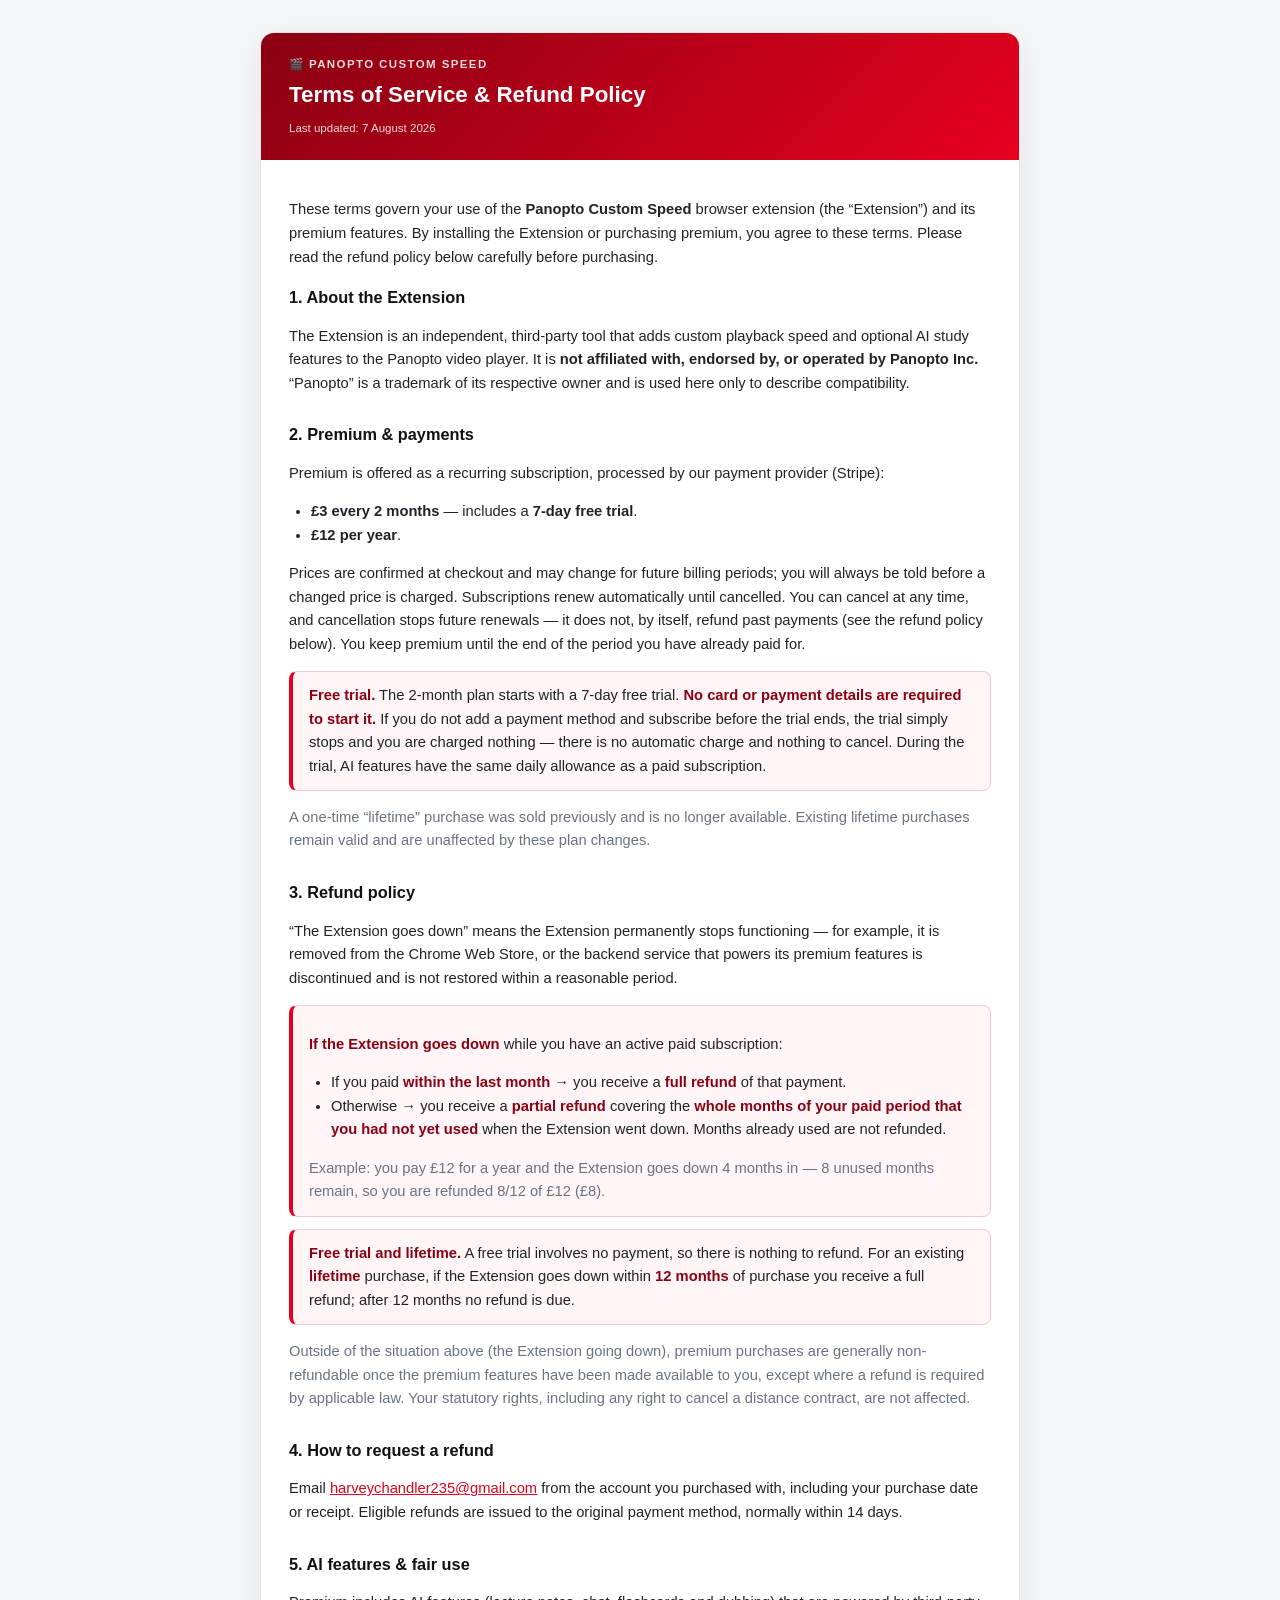
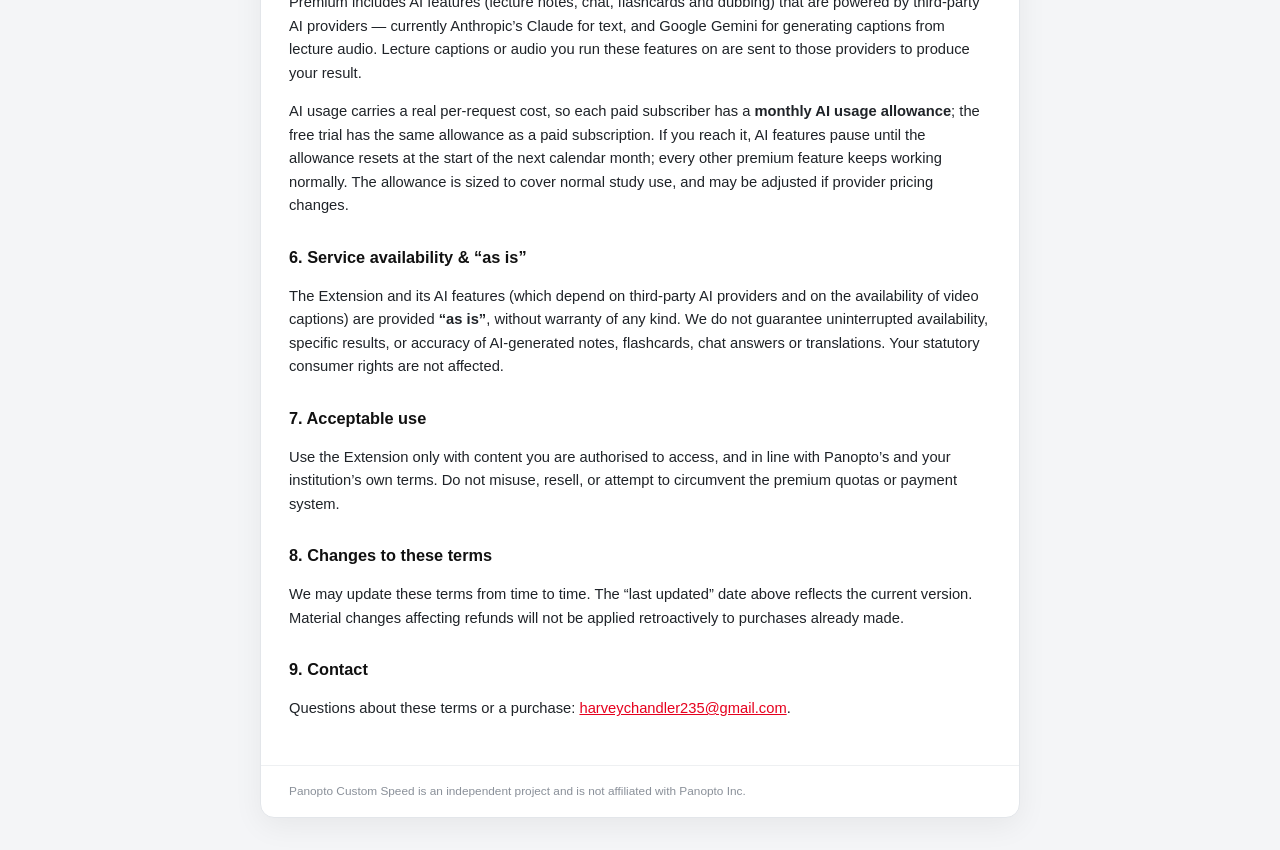
<file: terms.html>
<!DOCTYPE html>
<html lang="en">
<head>
  <meta charset="UTF-8">
  <meta name="viewport" content="width=device-width, initial-scale=1.0">
  <title>Terms of Service — Panopto Custom Speed</title>
  <style>
    :root { --brand: #E6001E; }
    * { box-sizing: border-box; }
    body {
      margin: 0; background: #f4f5f7; color: #1f2328;
      font-family: -apple-system, BlinkMacSystemFont, "Segoe UI", Roboto, Arial, sans-serif;
      line-height: 1.6; padding: 32px 16px;
    }
    .wrap { max-width: 760px; margin: 0 auto; background: #fff; border: 1px solid #e3e6ea;
            border-radius: 14px; overflow: hidden; box-shadow: 0 8px 30px rgba(0,0,0,0.06); }
    header { background: linear-gradient(135deg, #8a0012, var(--brand)); color: #fff; padding: 22px 28px; }
    header .eyebrow { font-size: 0.72rem; font-weight: 700; letter-spacing: 0.12em; opacity: 0.85; text-transform: uppercase; }
    header h1 { margin: 4px 0 0; font-size: 1.4rem; }
    header .updated { margin-top: 6px; font-size: 0.72rem; opacity: 0.85; }
    main { padding: 24px 28px 30px; }
    h2 { font-size: 1.02rem; margin: 26px 0 8px; color: #111; }
    h2:first-of-type { margin-top: 4px; }
    p, li { font-size: 0.92rem; }
    ul { margin: 8px 0; padding-left: 22px; }
    .callout { background: #fff5f6; border: 1px solid #f3c9cf; border-left: 4px solid var(--brand);
               border-radius: 8px; padding: 12px 16px; margin: 12px 0; }
    .callout strong { color: #8a0012; }
    a { color: var(--brand); }
    .muted { color: #6b7280; }
    footer { border-top: 1px solid #eef0f2; padding: 16px 28px; font-size: 0.74rem; color: #8a9099; }
    code { background: rgba(127,127,127,.14); padding: 1px 6px; border-radius: 5px; font-size: 0.85em; }
  </style>
</head>
<body>
  <div class="wrap">
    <header>
      <div class="eyebrow">🎬 Panopto Custom Speed</div>
      <h1>Terms of Service &amp; Refund Policy</h1>
      <div class="updated">Last updated: 7 August 2026</div>
    </header>
    <main>
      <p>These terms govern your use of the <strong>Panopto Custom Speed</strong> browser extension
      (the “Extension”) and its premium features. By installing the Extension or purchasing premium,
      you agree to these terms. Please read the refund policy below carefully before purchasing.</p>

      <h2>1. About the Extension</h2>
      <p>The Extension is an independent, third-party tool that adds custom playback speed and optional
      AI study features to the Panopto video player. It is <strong>not affiliated with, endorsed by, or
      operated by Panopto Inc.</strong> “Panopto” is a trademark of its respective owner and is used here
      only to describe compatibility.</p>

      <h2>2. Premium &amp; payments</h2>
      <p>Premium is offered as a recurring subscription, processed by our payment provider (Stripe):</p>
      <ul>
        <li><strong>£3 every 2 months</strong> — includes a <strong>7-day free trial</strong>.</li>
        <li><strong>£12 per year</strong>.</li>
      </ul>
      <p>Prices are confirmed at checkout and may change for future billing periods; you will always be
      told before a changed price is charged. Subscriptions renew automatically until cancelled. You can
      cancel at any time, and cancellation stops future renewals — it does not, by itself, refund past
      payments (see the refund policy below). You keep premium until the end of the period you have
      already paid for.</p>

      <div class="callout">
        <p style="margin:0;"><strong>Free trial.</strong> The 2-month plan starts with a 7-day free trial.
        <strong>No card or payment details are required to start it.</strong> If you do not add a payment
        method and subscribe before the trial ends, the trial simply stops and you are charged nothing —
        there is no automatic charge and nothing to cancel. During the trial, AI features have the same daily allowance as a paid subscription.</p>
      </div>

      <p class="muted">A one-time “lifetime” purchase was sold previously and is no longer available.
      Existing lifetime purchases remain valid and are unaffected by these plan changes.</p>

      <h2>3. Refund policy</h2>
      <p>“The Extension goes down” means the Extension permanently stops functioning — for example, it is
      removed from the Chrome Web Store, or the backend service that powers its premium features is
      discontinued and is not restored within a reasonable period.</p>

      <div class="callout">
        <p><strong>If the Extension goes down</strong> while you have an active paid subscription:</p>
        <ul>
          <li>If you paid <strong>within the last month</strong> → you receive a <strong>full refund</strong>
          of that payment.</li>
          <li>Otherwise → you receive a <strong>partial refund</strong> covering the <strong>whole months of
          your paid period that you had not yet used</strong> when the Extension went down. Months already
          used are not refunded.</li>
        </ul>
        <p style="margin-bottom:0;" class="muted">Example: you pay £12 for a year and the Extension goes
        down 4 months in — 8 unused months remain, so you are refunded 8/12 of £12 (£8).</p>
      </div>

      <div class="callout">
        <p style="margin:0;"><strong>Free trial and lifetime.</strong> A free trial involves no payment, so
        there is nothing to refund. For an existing <strong>lifetime</strong> purchase, if the Extension goes
        down within <strong>12 months</strong> of purchase you receive a full refund; after 12 months no
        refund is due.</p>
      </div>

      <p class="muted">Outside of the situation above (the Extension going down), premium purchases are
      generally non-refundable once the premium features have been made available to you, except where a
      refund is required by applicable law. Your statutory rights, including any right to cancel a distance
      contract, are not affected.</p>

      <h2>4. How to request a refund</h2>
      <p>Email <a href="mailto:harveychandler235@gmail.com">harveychandler235@gmail.com</a> from the
      account you purchased with, including your purchase date or receipt. Eligible refunds are issued to
      the original payment method, normally within 14 days.</p>

      <h2>5. AI features &amp; fair use</h2>
      <p>Premium includes AI features (lecture notes, chat, flashcards and dubbing) that are powered by
      third-party AI providers — currently Anthropic’s Claude for text, and Google Gemini for generating
      captions from lecture audio. Lecture captions or audio you run these features on are sent to those
      providers to produce your result.</p>
      <p>AI usage carries a real per-request cost, so each paid subscriber has a <strong>monthly AI usage
      allowance</strong>; the free trial has the same allowance as a paid subscription. If you reach it, AI features pause
      until the allowance resets at the start of the next calendar month; every other premium feature keeps
      working normally. The allowance is sized to cover normal study use, and may be adjusted if provider
      pricing changes.</p>

      <h2>6. Service availability &amp; “as is”</h2>
      <p>The Extension and its AI features (which depend on third-party AI providers and on the
      availability of video captions) are provided <strong>“as is”</strong>, without warranty of any
      kind. We do not guarantee uninterrupted availability, specific results, or accuracy of AI-generated
      notes, flashcards, chat answers or translations. Your statutory consumer rights are not affected.</p>

      <h2>7. Acceptable use</h2>
      <p>Use the Extension only with content you are authorised to access, and in line with Panopto’s and
      your institution’s own terms. Do not misuse, resell, or attempt to circumvent the premium quotas or
      payment system.</p>

      <h2>8. Changes to these terms</h2>
      <p>We may update these terms from time to time. The “last updated” date above reflects the current
      version. Material changes affecting refunds will not be applied retroactively to purchases already made.</p>

      <h2>9. Contact</h2>
      <p>Questions about these terms or a purchase: <a href="mailto:harveychandler235@gmail.com">harveychandler235@gmail.com</a>.</p>
    </main>
    <footer>Panopto Custom Speed is an independent project and is not affiliated with Panopto Inc.</footer>
  </div>
</body>
</html>
</file>
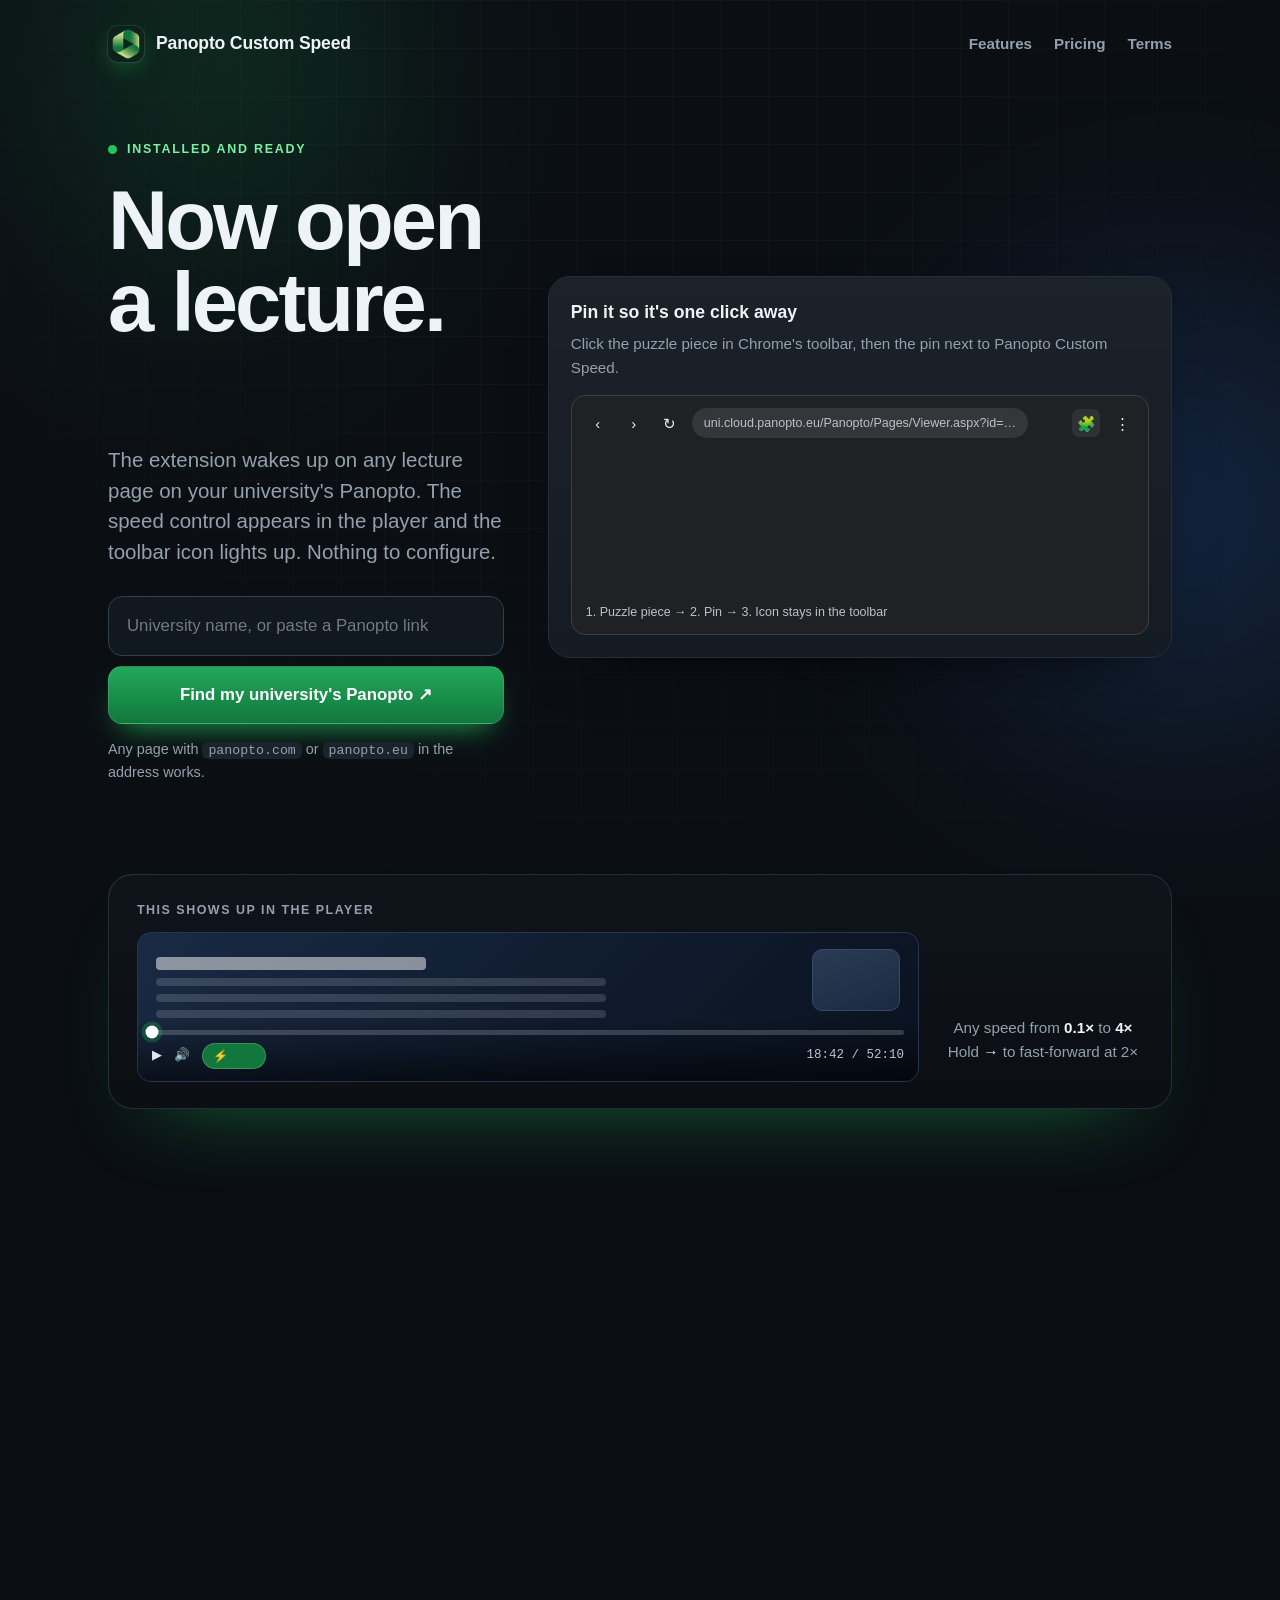
<file: welcome.html>
<!DOCTYPE html>
<html lang="en">
<head>
  <meta charset="UTF-8">
  <meta name="viewport" content="width=device-width, initial-scale=1">
  <title>Panopto Custom Speed — you're set</title>
  <style>
    :root {
      --bg: #0b0f14; --bg2: #11161d; --surface: #151b23; --surface2: #1c232c; --border: #242d38; --border2: #33404e;
      --text: #eef3f8; --muted: #94a0ad; --green: #22c55e; --green-soft: #7ef0a6; --green-deep: #11773D; --amber: #fbbf24;
      --ease: cubic-bezier(.2,.7,.2,1);
    }
    * { box-sizing: border-box; }
    html { scroll-behavior: smooth; }
    body { margin: 0; background: var(--bg); color: var(--text); font-family: -apple-system, BlinkMacSystemFont, "Segoe UI", Roboto, sans-serif; font-size: 17px; line-height: 1.55; overflow-x: hidden; }
    .wrap { position: relative; max-width: 1120px; margin: 0 auto; padding: 0 28px 96px; }
    a { color: var(--green-soft); }
    code { font-family: ui-monospace, SFMono-Regular, Menlo, monospace; font-size: .92em; background: var(--surface2); padding: 1px 6px; border-radius: 6px; }

    /* ── Ambient background: two slow drifting glows + a faint grid ── */
    .sky { position: fixed; inset: 0; z-index: -1; overflow: hidden; pointer-events: none;
      background:
        linear-gradient(rgba(255,255,255,.025) 1px, transparent 1px) 0 0 / 48px 48px,
        linear-gradient(90deg, rgba(255,255,255,.025) 1px, transparent 1px) 0 0 / 48px 48px,
        var(--bg); }
    .sky::before, .sky::after { content: ""; position: absolute; width: 60vmax; height: 60vmax; border-radius: 50%; filter: blur(90px); opacity: .55; }
    .sky::before { left: -20vmax; top: -25vmax; background: radial-gradient(circle, rgba(34,197,94,.55), transparent 62%); }
    .sky::after  { right: -22vmax; top: 10vmax; background: radial-gradient(circle, rgba(56,132,255,.42), transparent 62%); }
    .sky .veil { position: absolute; inset: 0; background: radial-gradient(ellipse at 50% 0%, transparent 30%, var(--bg) 85%); }

    /* ── Entrance + scroll reveal ── */
    .up { opacity: 0; transform: translateY(26px); animation: rise .9s var(--ease) forwards; animation-delay: var(--d, 0s); }
    .reveal { opacity: 0; transform: translateY(28px); transition: opacity .8s var(--ease), transform .8s var(--ease); transition-delay: var(--d, 0s); }
    .reveal.in { opacity: 1; transform: none; }
    @keyframes rise { to { opacity: 1; transform: none; } }

    /* ── Header ── */
    .top { display: flex; align-items: center; justify-content: space-between; padding: 26px 0; }
    .brand { display: inline-flex; align-items: center; gap: 12px; font-weight: 800; font-size: 1.1rem; letter-spacing: -.01em; }
    .brand img { width: 36px; height: 36px; border-radius: 10px; box-shadow: 0 0 0 1px rgba(255,255,255,.08), 0 8px 24px -8px rgba(34,197,94,.7); }
    .top nav a { color: var(--muted); text-decoration: none; margin-left: 22px; font-size: .95rem; font-weight: 600; transition: color .2s; }
    .top nav a:hover { color: var(--text); }

    /* ── Hero ── */
    .hero { display: grid; grid-template-columns: 1.15fr .85fr; gap: 44px; align-items: center; padding: 48px 0 40px; }
    @media (max-width: 860px) { .hero { grid-template-columns: 1fr; gap: 28px; padding-top: 24px; } }
    .eyebrow { display: inline-flex; align-items: center; gap: 10px; font-size: .78rem; font-weight: 800; letter-spacing: .14em; text-transform: uppercase; color: var(--green-soft); }
    .eyebrow::before { content: ""; width: 9px; height: 9px; border-radius: 50%; background: var(--green); box-shadow: 0 0 0 0 rgba(34,197,94,.7); animation: ping 2.2s ease-out infinite; }
    @keyframes ping { 0% { box-shadow: 0 0 0 0 rgba(34,197,94,.7); } 100% { box-shadow: 0 0 0 14px rgba(34,197,94,0); } }
    h1 { font-size: clamp(2.9rem, 7vw, 5.2rem); line-height: .98; margin: 18px 0 20px; letter-spacing: -.035em; text-wrap: balance; font-weight: 850; }
    h1 .line { display: block; }
    h1 .glow { background: linear-gradient(92deg, #baffd3, var(--green) 55%, #7cf7a8); -webkit-background-clip: text; background-clip: text; color: transparent; background-size: 200% 100%; animation: shimmer 6s linear infinite; }
    @keyframes shimmer { 0% { background-position: 0% 50%; } 100% { background-position: 200% 50%; } }
    .lede { font-size: 1.28rem; color: var(--muted); margin: 0 0 28px; max-width: 46ch; line-height: 1.5; }
    .find { display: grid; gap: 10px; max-width: 520px; }
    .find input { width: 100%; padding: 16px 18px; border-radius: 14px; border: 1px solid var(--border2); background: rgba(21,27,35,.85); color: var(--text); font: inherit; font-size: 1.05rem; transition: border-color .2s, box-shadow .2s; }
    .find input::placeholder { color: #6f7b88; }
    .find input:focus { outline: none; border-color: var(--green); box-shadow: 0 0 0 4px rgba(34,197,94,.18); }
    .btn { position: relative; overflow: hidden; display: inline-flex; align-items: center; justify-content: center; gap: 8px; padding: 15px 22px; border-radius: 14px; border: 1px solid rgba(255,255,255,.12); background: linear-gradient(180deg,#22a85a,#11773D); color: #fff; font: inherit; font-size: 1.05rem; font-weight: 750; cursor: pointer; text-decoration: none; box-shadow: 0 14px 30px -14px rgba(34,197,94,.9); transition: transform .2s var(--ease), box-shadow .2s, filter .2s; }
    .btn::after { content: ""; position: absolute; top: 0; left: -80%; width: 50%; height: 100%; background: linear-gradient(100deg, transparent, rgba(255,255,255,.28), transparent); transform: skewX(-20deg); transition: left .6s var(--ease); }
    .btn:hover { transform: translateY(-2px); box-shadow: 0 20px 36px -14px rgba(34,197,94,1); filter: brightness(1.05); }
    .btn:hover::after { left: 130%; }
    .btn:active { transform: translateY(0); }
    .btn.ghost { background: var(--surface); color: var(--text); box-shadow: none; }
    .btn.ghost:hover { box-shadow: 0 14px 30px -18px rgba(255,255,255,.4); }
    .hint { font-size: .9rem; color: var(--muted); margin-top: 14px; }

    /* ── Pin animation card ── */
    .pin { background: linear-gradient(180deg, rgba(255,255,255,.03), transparent), var(--surface); border: 1px solid var(--border); border-radius: 22px; padding: 22px; box-shadow: 0 30px 60px -40px rgba(0,0,0,.9); }
    .pin h3 { margin: 0 0 6px; font-size: 1.1rem; }
    .pin p { margin: 0 0 16px; color: var(--muted); font-size: .95rem; }
    .chrome { position: relative; background: #202124; border-radius: 14px; padding: 12px 12px 44px; border: 1px solid #3c4043; overflow: hidden; min-height: 240px; }
    .bar { display: flex; align-items: center; gap: 8px; }
    .url { flex: 1; min-width: 0; height: 30px; border-radius: 15px; background: #35363a; color: #bdc1c6; font-size: 12.5px; display: flex; align-items: center; padding: 0 12px; white-space: nowrap; overflow: hidden; text-overflow: ellipsis; }
    .ic { width: 28px; height: 28px; border-radius: 7px; display: inline-flex; align-items: center; justify-content: center; color: #e8eaed; font-size: 15px; background: transparent; }
    .ic.puzzle { background: #303134; }
    .ic.ext { background: #11773D; color: #fff; font-weight: 800; font-size: 11px; opacity: 0; transform: scale(.4); }
    .menu { position: absolute; right: 16px; top: 50px; width: 260px; background: #2b2c2f; border: 1px solid #3c4043; border-radius: 12px; padding: 8px; box-shadow: 0 16px 36px rgba(0,0,0,.55); opacity: 0; transform: translateY(-6px); font-size: 13px; color: #e8eaed; }
    .menu .row { display: flex; align-items: center; gap: 8px; padding: 8px 9px; border-radius: 7px; }
    .menu .row.us { background: #3a3b3f; }
    .menu .row .name { flex: 1; }
    .menu .row .pinbtn { width: 22px; height: 22px; border-radius: 50%; display: inline-flex; align-items: center; justify-content: center; font-size: 12px; color: #9aa0a6; }
    .cursor { position: absolute; width: 16px; height: 16px; left: 60%; top: 70%; pointer-events: none; opacity: 0; }
    .cursor::before { content: ""; position: absolute; left: 0; top: 0; border: 8px solid transparent; border-top: 14px solid #fff; border-left: 8px solid #fff; transform: rotate(-20deg); filter: drop-shadow(0 1px 2px rgba(0,0,0,.6)); }
    .pin-cap { position: absolute; left: 14px; bottom: 12px; font-size: 12.5px; color: #bdc1c6; }
    @media (prefers-reduced-motion: no-preference) {
      .cursor { animation: cur 7s ease-in-out infinite; }
      .menu { animation: menu 7s ease-in-out infinite; }
      .ic.puzzle { animation: puzzle 7s ease-in-out infinite; }
      .ic.ext { animation: ext 7s ease-in-out infinite; }
      .menu .row.us .pinbtn { animation: pinbtn 7s ease-in-out infinite; }
    }
    @keyframes cur { 0% { opacity: 0; left: 60%; top: 70%; } 10% { opacity: 1; left: 60%; top: 70%; } 22% { left: calc(100% - 50px); top: 22px; } 26% { transform: scale(.85); } 30% { transform: scale(1); }
      46% { left: calc(100% - 44px); top: 104px; } 50% { transform: scale(.85); } 54% { transform: scale(1); } 80% { opacity: 1; left: calc(100% - 44px); top: 104px; } 100% { opacity: 0; } }
    @keyframes puzzle { 0%, 24% { background: #303134; } 28%, 60% { background: #5f6368; } 64%, 100% { background: #303134; } }
    @keyframes menu { 0%, 28% { opacity: 0; transform: translateY(-6px); } 32%, 62% { opacity: 1; transform: none; } 68%, 100% { opacity: 0; transform: translateY(-6px); } }
    @keyframes pinbtn { 0%, 50% { color: #9aa0a6; background: transparent; } 54%, 100% { color: #fff; background: #11773D; } }
    @keyframes ext { 0%, 52% { opacity: 0; transform: scale(.4); } 58% { opacity: 1; transform: scale(1.18); } 64%, 100% { opacity: 1; transform: scale(1); } }

    /* ── Player banner: what shows up on a lecture ── */
    .player { margin-top: 36px; background: linear-gradient(180deg, #0f141b, #0b0f14); border: 1px solid var(--border); border-radius: 24px; padding: 26px 28px; display: grid; grid-template-columns: 1fr auto; gap: 24px; align-items: center; box-shadow: 0 40px 80px -50px rgba(34,197,94,.5); position: relative; overflow: hidden; }
    .player::before { content: ""; position: absolute; inset: -1px; border-radius: inherit; padding: 1px; background: linear-gradient(120deg, rgba(34,197,94,.6), transparent 40%, transparent 60%, rgba(56,132,255,.5)); -webkit-mask: linear-gradient(#000 0 0) content-box, linear-gradient(#000 0 0); -webkit-mask-composite: xor; mask-composite: exclude; pointer-events: none; }
    @media (max-width: 760px) { .player { grid-template-columns: 1fr; } }
    .player .cap { font-size: .78rem; font-weight: 800; letter-spacing: .12em; text-transform: uppercase; color: var(--muted); margin-bottom: 12px; }
    .vid { position: relative; height: 150px; border-radius: 14px; background: linear-gradient(135deg, #1a2a44, #0e1a2c 60%, #0b1220); border: 1px solid #253650; overflow: hidden; }
    .vid .slide { position: absolute; left: 18px; top: 16px; right: 40%; }
    .vid .slide i { display: block; height: 8px; border-radius: 4px; background: rgba(255,255,255,.14); margin: 8px 0; }
    .vid .slide i:first-child { height: 13px; width: 60%; background: rgba(255,255,255,.5); }
    .vid .who { position: absolute; right: 18px; top: 16px; width: 88px; height: 62px; border-radius: 10px; background: linear-gradient(160deg, #2b3b55, #1c2a40); border: 1px solid #34486a; }
    .ctl { position: absolute; left: 0; right: 0; bottom: 0; padding: 10px 14px 12px; background: linear-gradient(transparent, rgba(0,0,0,.6)); display: grid; gap: 8px; }
    .track { position: relative; height: 5px; border-radius: 3px; background: rgba(255,255,255,.18); }
    .track .fill { position: absolute; left: 0; top: 0; bottom: 0; width: 0; border-radius: 3px; background: var(--green); animation: fill 8s linear infinite; }
    .track .knob { position: absolute; top: 50%; left: 0; width: 13px; height: 13px; border-radius: 50%; background: #fff; transform: translate(-50%, -50%); box-shadow: 0 0 0 4px rgba(34,197,94,.25); animation: knob 8s linear infinite; }
    @keyframes fill { to { width: 100%; } } @keyframes knob { to { left: 100%; } }
    .ctlrow { display: flex; align-items: center; gap: 12px; font-size: 12.5px; color: #dfe6ee; }
    .ctlrow .t { margin-left: auto; font-family: ui-monospace, monospace; color: #b9c3ce; }
    .pill { display: inline-flex; align-items: center; gap: 6px; padding: 3px 10px; border-radius: 999px; background: var(--green-deep); color: #fff; font-weight: 800; font-size: 12px; border: 1px solid rgba(255,255,255,.18); }
    .pill .s { position: relative; width: 3.2ch; height: 1.2em; overflow: hidden; }
    .pill .s span, .big .n span { position: absolute; inset: 0; opacity: 0; animation: cycle 8s linear infinite; }
    .pill .s span:nth-child(1), .big .n span:nth-child(1) { animation-delay: 0s; }
    .pill .s span:nth-child(2), .big .n span:nth-child(2) { animation-delay: 1.6s; }
    .pill .s span:nth-child(3), .big .n span:nth-child(3) { animation-delay: 3.2s; }
    .pill .s span:nth-child(4), .big .n span:nth-child(4) { animation-delay: 4.8s; }
    .pill .s span:nth-child(5), .big .n span:nth-child(5) { animation-delay: 6.4s; }
    @keyframes cycle { 0% { opacity: 0; transform: translateY(60%); } 3% { opacity: 1; transform: none; } 20% { opacity: 1; transform: none; } 23% { opacity: 0; transform: translateY(-60%); } 100% { opacity: 0; } }
    .big { text-align: center; min-width: 200px; }
    .big .n { position: relative; height: 1em; font-size: clamp(3.6rem, 7vw, 5.4rem); font-weight: 900; letter-spacing: -.04em; line-height: 1; color: var(--green-soft); text-shadow: 0 0 40px rgba(34,197,94,.45); }
    .big .n span { display: block; }
    .big .l { margin-top: 10px; color: var(--muted); font-size: .95rem; }
    .big .l b { color: var(--text); }

    /* ── Sections ── */
    h2 { font-size: clamp(1.8rem, 3.4vw, 2.5rem); margin: 84px 0 8px; letter-spacing: -.025em; font-weight: 820; }
    .sub { color: var(--muted); margin: 0 0 26px; max-width: 62ch; font-size: 1.1rem; }
    .steps { display: grid; grid-template-columns: repeat(auto-fit, minmax(240px, 1fr)); gap: 16px; }
    .step { background: var(--surface); border: 1px solid var(--border); border-radius: 20px; padding: 24px; display: grid; gap: 8px; transition: transform .3s var(--ease), border-color .3s, box-shadow .3s; }
    .step:hover, .feat:hover, .plan:hover { transform: translateY(-5px); border-color: var(--border2); box-shadow: 0 30px 50px -36px rgba(0,0,0,1); }
    .step .k { font-size: 2.6rem; font-weight: 900; letter-spacing: -.04em; line-height: 1; background: linear-gradient(180deg, var(--green-soft), var(--green-deep)); -webkit-background-clip: text; background-clip: text; color: transparent; }
    .step b { font-size: 1.2rem; }
    .step span { color: var(--muted); font-size: .98rem; }

    /* ── Feature demos ── */
    .feats { display: grid; grid-template-columns: repeat(auto-fit, minmax(300px, 1fr)); gap: 18px; }
    .feat { background: var(--surface); border: 1px solid var(--border); border-radius: 22px; overflow: hidden; display: grid; grid-template-rows: auto 1fr; transition: transform .3s var(--ease), border-color .3s, box-shadow .3s; }
    .demo { position: relative; height: 220px; background: var(--bg2); border-bottom: 1px solid var(--border); overflow: hidden; }
    .demo video { width: 100%; height: 100%; object-fit: cover; display: none; }
    .demo.has-video video { display: block; } .demo.has-video .mock { display: none; }
    .mock { position: absolute; inset: 18px; }
    .feat .body { padding: 18px 20px 20px; display: grid; gap: 8px; }
    .feat .body b { font-size: 1.2rem; }
    .feat .body span { color: var(--muted); font-size: .98rem; }
    .tag { justify-self: start; font-size: .68rem; font-weight: 800; letter-spacing: .08em; text-transform: uppercase; border-radius: 999px; padding: 3px 10px; }
    .feat .body .tag.free { background: var(--green); color: #06240f; } .feat .body .tag.prem { background: linear-gradient(135deg,#fbbf24,#f59e0b); color: #3b2300; }
    .m-notes .eyebrow2 { font-size: 10px; letter-spacing: .12em; color: var(--green-soft); font-weight: 700; }
    .m-notes .h { height: 16px; width: 55%; background: #e6edf3; border-radius: 4px; margin: 8px 0 12px; transform-origin: left; }
    .m-notes .l { height: 9px; border-radius: 5px; background: var(--surface2); margin: 9px 0; transform-origin: left; }
    .m-notes .shot { position: absolute; right: 0; top: 0; width: 40%; height: 80px; border-radius: 10px; background: linear-gradient(135deg,#1e3a5f,#0f2b4b); border: 1px solid #2b4a6b; }
    .m-notes .shot::after { content: "12:34"; position: absolute; left: 7px; bottom: 6px; font-size: 10px; color: #9cc0ff; font-family: ui-monospace, monospace; }
    @media (prefers-reduced-motion: no-preference) {
      .m-notes .h { animation: grow 5s ease-in-out infinite; }
      .m-notes .l:nth-child(3) { animation: grow 5s ease-in-out infinite .5s; } .m-notes .l:nth-child(4) { animation: grow 5s ease-in-out infinite .9s; }
      .m-notes .l:nth-child(5) { animation: grow 5s ease-in-out infinite 1.3s; } .m-notes .l:nth-child(6) { animation: grow 5s ease-in-out infinite 1.7s; }
      .m-notes .shot { animation: fade 5s ease-in-out infinite 2.2s; }
    }
    @keyframes grow { 0% { transform: scaleX(0); opacity: 0; } 12% { transform: scaleX(1); opacity: 1; } 85% { opacity: 1; } 100% { opacity: 0; } }
    @keyframes fade { 0% { opacity: 0; transform: translateY(6px); } 15% { opacity: 1; transform: none; } 85% { opacity: 1; } 100% { opacity: 0; } }
    .m-cards { perspective: 900px; display: grid; place-items: center; }
    .card3 { position: relative; width: 80%; height: 140px; transform-style: preserve-3d; }
    .face { position: absolute; inset: 0; backface-visibility: hidden; border-radius: 14px; border: 1px solid var(--border2); background: var(--surface); padding: 14px 16px; display: grid; align-content: center; gap: 6px; box-shadow: 0 20px 40px -24px rgba(0,0,0,.9); }
    .face small { font-size: 10px; letter-spacing: .1em; color: var(--green-soft); font-weight: 700; }
    .face p { margin: 0; font-size: 13.5px; line-height: 1.4; }
    .face.back { transform: rotateY(180deg); background: #0f2a1a; border-color: #1f4d30; }
    @media (prefers-reduced-motion: no-preference) { .card3 { animation: flip 5s ease-in-out infinite; } }
    @keyframes flip { 0%, 38% { transform: rotateY(0); } 50%, 88% { transform: rotateY(180deg); } 100% { transform: rotateY(360deg); } }
    .m-chat { display: grid; align-content: end; gap: 9px; }
    .bub { max-width: 84%; padding: 9px 12px; border-radius: 14px; font-size: 13px; line-height: 1.4; background: var(--surface2); }
    .bub.me { justify-self: end; background: #11773D; color: #fff; border-bottom-right-radius: 4px; }
    .bub.ai { border-bottom-left-radius: 4px; }
    .bub.ai .dots i { display: inline-block; width: 5px; height: 5px; border-radius: 50%; background: #8b949e; margin-right: 3px; }
    .bub.ai.typing { display: none; }
    @media (prefers-reduced-motion: no-preference) {
      .bub.ai.typing { display: block; animation: bubshort 6s ease-in-out infinite; }
      .bub.ai.ans { animation: bub 6s ease-in-out infinite; }
      .bub.ai .dots i { animation: dot 1s ease-in-out infinite; } .bub.ai .dots i:nth-child(2) { animation-delay: .15s; } .bub.ai .dots i:nth-child(3) { animation-delay: .3s; }
    }
    @keyframes bub { 0%, 30% { opacity: 0; transform: translateY(6px); } 38% { opacity: 1; transform: none; } 100% { opacity: 1; } }
    @keyframes bubshort { 0%, 5% { opacity: 0; } 10%, 28% { opacity: 1; } 34%, 100% { opacity: 0; } }
    @keyframes dot { 0%, 100% { transform: translateY(0); opacity: .5; } 50% { transform: translateY(-3px); opacity: 1; } }

    /* ── Pricing ── */
    .plans { display: grid; grid-template-columns: repeat(auto-fit, minmax(260px, 1fr)); gap: 18px; align-items: stretch; }
    .plan { background: var(--surface); border: 1px solid var(--border); border-radius: 22px; padding: 26px; display: grid; grid-template-rows: auto auto 1fr auto; gap: 14px; position: relative; transition: transform .3s var(--ease), border-color .3s, box-shadow .3s; }
    .plan.best { border-color: rgba(34,197,94,.6); animation: halo 3.2s ease-in-out infinite; }
    @keyframes halo { 0%, 100% { box-shadow: 0 0 0 1px rgba(34,197,94,.25), 0 24px 48px -28px rgba(34,197,94,.6); } 50% { box-shadow: 0 0 0 1px rgba(34,197,94,.5), 0 30px 60px -24px rgba(34,197,94,.95); } }
    .plan .ribbon { position: absolute; top: -12px; right: 18px; font-size: .68rem; font-weight: 800; letter-spacing: .08em; text-transform: uppercase; background: var(--green); color: #06240f; border-radius: 999px; padding: 4px 11px; }
    .plan h3 { margin: 0; font-size: 1.15rem; }
    .price { display: flex; align-items: baseline; gap: 8px; }
    .price b { font-size: 2.8rem; letter-spacing: -.04em; line-height: 1; }
    .price span { color: var(--muted); font-size: .92rem; }
    .plan ul { margin: 0; padding: 0; list-style: none; display: grid; gap: 9px; font-size: .98rem; align-content: start; }
    .plan li { display: grid; grid-template-columns: 20px 1fr; gap: 6px; align-items: start; }
    .plan li::before { content: "✓"; color: var(--green); font-weight: 800; }
    .plan li.dim { color: var(--muted); } .plan li.dim::before { content: "–"; color: var(--muted); }
    .plan .btn { width: 100%; }
    .fine { color: var(--muted); font-size: .9rem; margin-top: 14px; max-width: 72ch; }

    .embed { border-left: 3px solid var(--green); padding: 6px 0 6px 18px; color: var(--muted); max-width: 70ch; margin-top: 56px; font-size: 1rem; }
    .embed b { color: var(--text); }
    footer { margin-top: 56px; color: var(--muted); font-size: .88rem; display: flex; gap: 18px; flex-wrap: wrap; }
    footer a { color: var(--muted); }

    @media (prefers-reduced-motion: reduce) {
      .up, .reveal { opacity: 1; transform: none; animation: none; transition: none; }
      .eyebrow::before, h1 .glow, .plan.best, .track .fill, .track .knob, .btn::after { animation: none; }
      .pill .s span, .big .n span { animation: none; } .pill .s span:first-child, .big .n span:first-child { opacity: 1; }
    }
  </style>
</head>
<body>
  <div class="sky"><div class="veil"></div></div>
  <div class="wrap">
    <div class="top up">
      <span class="brand"><img src="icon48.png" alt="">Panopto Custom Speed</span>
      <nav><a href="#features">Features</a><a href="#pricing">Pricing</a><a href="terms.html">Terms</a></nav>
    </div>

    <section class="hero">
      <div>
        <span class="eyebrow up" style="--d:.05s">Installed and ready</span>
        <h1><span class="line up" style="--d:.15s">Now open</span><span class="line up" style="--d:.25s">a lecture.</span><span class="line up glow" style="--d:.35s">That's it.</span></h1>
        <p class="lede up" style="--d:.45s">The extension wakes up on any lecture page on your university's Panopto. The speed control appears in the player and the toolbar icon lights up. Nothing to configure.</p>
        <div class="find up" style="--d:.55s">
          <input id="uni" type="text" placeholder="University name, or paste a Panopto link" autocomplete="organization">
          <button class="btn" id="findBtn" type="button">Find my university's Panopto ↗</button>
        </div>
        <p class="hint up" style="--d:.65s">Any page with <code>panopto.com</code> or <code>panopto.eu</code> in the address works.</p>
      </div>
      <div class="pin up" style="--d:.5s">
        <h3>Pin it so it's one click away</h3>
        <p>Click the puzzle piece in Chrome's toolbar, then the pin next to Panopto Custom Speed.</p>
        <div class="chrome" aria-label="Animation: pinning the extension in Chrome">
          <div class="bar">
            <span class="ic">‹</span><span class="ic">›</span><span class="ic">↻</span>
            <div class="url">uni.cloud.panopto.eu/Panopto/Pages/Viewer.aspx?id=…</div>
            <span class="ic ext">PS</span>
            <span class="ic puzzle">🧩</span>
            <span class="ic">⋮</span>
          </div>
          <div class="menu">
            <div class="row"><span>🔤</span><span class="name">Google Translate</span><span class="pinbtn">📌</span></div>
            <div class="row us"><span>▶</span><span class="name">Panopto Custom Speed</span><span class="pinbtn">📌</span></div>
            <div class="row"><span>🔒</span><span class="name">Password manager</span><span class="pinbtn">📌</span></div>
          </div>
          <div class="cursor"></div>
          <div class="pin-cap"><span>1. Puzzle piece → 2. Pin → 3. Icon stays in the toolbar</span></div>
        </div>
      </div>
    </section>

    <section class="player up" style="--d:.75s" aria-label="What appears in the player">
      <div>
        <div class="cap">This shows up in the player</div>
        <div class="vid">
          <div class="slide"><i></i><i></i><i></i><i></i></div>
          <div class="who"></div>
          <div class="ctl">
            <div class="track"><div class="fill"></div><div class="knob"></div></div>
            <div class="ctlrow"><span>▶</span><span>🔊</span><span class="pill">⚡ <span class="s"><span>1×</span><span>1.5×</span><span>2×</span><span>2.5×</span><span>3×</span></span></span><span class="t">18:42 / 52:10</span></div>
          </div>
        </div>
      </div>
      <div class="big">
        <div class="n"><span>1×</span><span>1.5×</span><span>2×</span><span>2.5×</span><span>3×</span></div>
        <div class="l">Any speed from <b>0.1×</b> to <b>4×</b><br>Hold <b>→</b> to fast-forward at 2×</div>
      </div>
    </section>

    <h2 class="reveal">How it works</h2>
    <p class="sub reveal">Three steps, no account needed for the first one.</p>
    <div class="steps">
      <div class="step reveal" style="--d:0s"><span class="k">01</span><b>Watch at any speed</b><span>0.1× to 4× in the player, saved per lecture. Hold → to fast-forward at 2×, like YouTube.</span></div>
      <div class="step reveal" style="--d:.12s"><span class="k">02</span><b>Sign in with Google once</b><span>Unlocks AI notes and flashcards. Free, no card, no trial to cancel.</span></div>
      <div class="step reveal" style="--d:.24s"><span class="k">03</span><b>Click the icon on a lecture</b><span>Generate Notes, Generate Flashcards, or AI Chat. Notes and decks export to Notion, Word, PDF and Anki.</span></div>
    </div>

    <h2 id="features" class="reveal">What it does</h2>
    <p class="sub reveal">Everything runs from the lecture's own transcript, so it works on any Panopto video that has captions.</p>
    <div class="feats">
      <div class="feat reveal" style="--d:0s">
        <div class="demo" data-video="media/notes.mp4">
          <video muted loop playsinline preload="none"></video>
          <div class="mock m-notes"><div class="eyebrow2">CHAPTER 03</div><div class="h"></div><div class="l" style="width:88%"></div><div class="l" style="width:72%"></div><div class="l" style="width:81%"></div><div class="l" style="width:50%"></div><div class="shot"></div></div>
        </div>
        <div class="body"><span class="tag free">Free · 1 a day</span><b>AI study notes with slides</b><span>Organised by topic, with formulas, worked examples and screenshots captured from the video at the right moment.</span></div>
      </div>
      <div class="feat reveal" style="--d:.12s">
        <div class="demo" data-video="media/flashcards.mp4">
          <video muted loop playsinline preload="none"></video>
          <div class="mock m-cards"><div class="card3"><div class="face"><small>CARD 4</small><p>What does the Calvin cycle produce from CO₂ and RuBP?</p></div><div class="face back"><small>ANSWER</small><p>Two molecules of 3-phosphoglycerate (3-PGA), later reduced to G3P.</p></div></div></div>
        </div>
        <div class="body"><span class="tag free">Free · 1 deck a day</span><b>Anki flashcards</b><span>A deck from the whole lecture, editable card by card, exported as .apkg straight into Anki.</span></div>
      </div>
      <div class="feat reveal" style="--d:.24s">
        <div class="demo" data-video="media/chat.mp4">
          <video muted loop playsinline preload="none"></video>
          <div class="mock m-chat"><div class="bub me">Explain the bit around 12:30 again?</div><div class="bub ai typing"><span class="dots"><i></i><i></i><i></i></span></div><div class="bub ai ans">At 12:30 she's contrasting cyclic and non‑cyclic photophosphorylation: cyclic only makes ATP, non‑cyclic makes ATP <em>and</em> NADPH…</div></div>
        </div>
        <div class="body"><span class="tag prem">Premium</span><b>Chat with the lecture</b><span>Ask anything about what was said. Answers cite the transcript, not the internet.</span></div>
      </div>
    </div>

    <h2 id="pricing" class="reveal">Pricing</h2>
    <p class="sub reveal">The speed control, notes and a flashcard deck a day are free forever. Premium removes the daily caps and adds chat, auto-skip silence, picture-in-picture, lecture download and dubbing.</p>
    <div class="plans">
      <div class="plan reveal" style="--d:0s">
        <h3>Free</h3>
        <div class="price"><b>£0</b><span>forever, no card</span></div>
        <ul>
          <li>Any playback speed, hold-to-fast-forward</li>
          <li>1 set of AI notes a day, with screenshots</li>
          <li>1 Anki flashcard deck a day</li>
          <li>Export to Notion, Word, PDF, Markdown, Anki</li>
          <li class="dim">Chat with the lecture</li>
          <li class="dim">Auto-skip silence, picture-in-picture, download, dub</li>
        </ul>
        <a class="btn ghost" href="#" id="freeBtn">Open a lecture to start</a>
      </div>
      <div class="plan reveal" style="--d:.12s">
        <h3>Premium</h3>
        <div class="price"><b>£3</b><span>every 2 months</span></div>
        <ul>
          <li>Everything in Free</li>
          <li>A daily AI allowance for about 5 lectures of notes, plus decks and chat</li>
          <li>Chat with the lecture</li>
          <li>Auto-skip silence in the player</li>
          <li>Picture-in-picture, lecture download, dubbed lectures</li>
          <li>7-day free trial, no card</li>
        </ul>
        <a class="btn" href="https://buy.stripe.com/6oU9ALalk59U4GdfqY1VK04" target="_blank" rel="noopener">Start 7-day free trial</a>
      </div>
      <div class="plan best reveal" style="--d:.24s">
        <span class="ribbon">Best value</span>
        <h3>Premium · yearly</h3>
        <div class="price"><b>£12</b><span>per year · £1 a month</span></div>
        <ul>
          <li>Everything in Premium</li>
          <li>The whole academic year covered</li>
          <li>One payment, cancel any time</li>
        </ul>
        <a class="btn" href="https://buy.stripe.com/eVqdR1dxweKu8Wt3Ig1VK05" target="_blank" rel="noopener">Get the year for £12</a>
      </div>
    </div>
    <p class="fine reveal">Premium is linked to the Google account you sign in with in the extension. Bought it with a different email? The popup has a "Message support" link that reaches the developer directly.</p>

    <div class="embed reveal"><b>Lectures inside Canvas, Moodle or Blackboard?</b><br>When Panopto is embedded in another site the player can't always sign you in. A small green tag appears in the corner of the video: click it to open the same lecture on Panopto itself, where everything works.</div>

    <footer class="reveal"><span>Panopto Custom Speed</span><a href="terms.html">Terms &amp; refund policy</a><a href="https://harveychandler.dev/Panopto-Extension/panopto-privacy-policy.txt" target="_blank" rel="noopener">Privacy</a></footer>
  </div>
  <script src="welcome.js"></script>
</body>
</html>
</file>
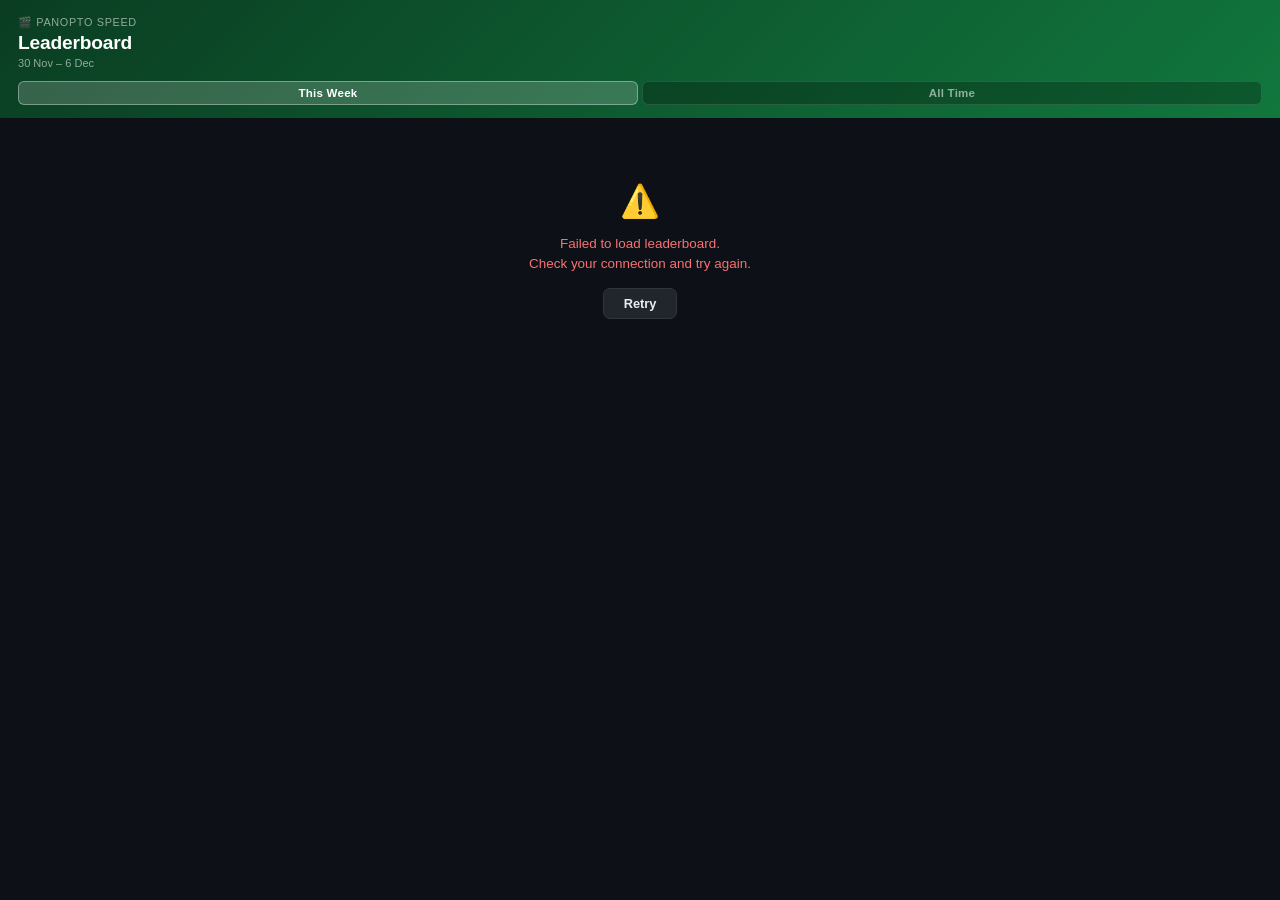
<file: EXTENSION/leaderboard.html>
<!DOCTYPE html>
<html lang="en">
<head>
  <meta charset="UTF-8">
  <meta name="viewport" content="width=device-width, initial-scale=1.0">
  <title>Leaderboard — Panopto Speed</title>
  <style>
    *, *::before, *::after { box-sizing: border-box; margin: 0; padding: 0; }

    :root {
      --bg:           #0d1117;
      --surface:      #161b22;
      --surface2:     #21262d;
      --border:       #30363d;
      --text:         #e6edf3;
      --muted:        #8b949e;
      --green:        #11773D;
      --green-bright: #22c55e;
    }

    body {
      background: var(--bg);
      color: var(--text);
      font-family: -apple-system, BlinkMacSystemFont, 'Segoe UI', Roboto, sans-serif;
      min-height: 100vh;
    }

    /* ── Header ── */
    .header {
      background: linear-gradient(135deg, #0a3d22 0%, var(--green) 100%);
      padding: 16px 18px 13px;
      position: sticky;
      top: 0;
      z-index: 10;
    }
    .header-eyebrow {
      font-size: 0.68rem;
      color: rgba(255,255,255,0.55);
      letter-spacing: 0.06em;
      text-transform: uppercase;
      margin-bottom: 3px;
    }
    .header h1 {
      font-size: 1.2rem;
      font-weight: 800;
      color: #fff;
      letter-spacing: -0.01em;
    }
    .header-sub {
      font-size: 0.69rem;
      color: rgba(255,255,255,0.55);
      margin-top: 3px;
    }

    /* ── States ── */
    .state {
      display: flex;
      flex-direction: column;
      align-items: center;
      justify-content: center;
      padding: 64px 24px;
      gap: 14px;
      text-align: center;
    }

    /* Spinner */
    @keyframes spin { to { transform: rotate(360deg); } }
    .spinner {
      width: 34px;
      height: 34px;
      border: 3px solid var(--border);
      border-top-color: var(--green-bright);
      border-radius: 50%;
      animation: spin 0.75s linear infinite;
    }
    .state-text { font-size: 0.82rem; color: var(--muted); }

    /* Error */
    .error-emoji { font-size: 2rem; }
    .error-msg {
      font-size: 0.84rem;
      color: #f87171;
      line-height: 1.5;
    }
    .retry-btn {
      background: var(--surface2);
      color: var(--text);
      border: 1px solid var(--border);
      border-radius: 7px;
      padding: 7px 20px;
      font-size: 0.8rem;
      font-weight: 600;
      cursor: pointer;
      transition: background 0.15s, border-color 0.15s;
    }
    .retry-btn:hover { background: var(--border); border-color: #6e7681; }

    /* Empty */
    .empty-emoji { font-size: 1.8rem; opacity: 0.45; }
    .empty-msg { font-size: 0.82rem; color: var(--muted); }

    /* ── List ── */
    .list { padding: 10px 10px 24px; }

    /* ── Row ── */
    .row {
      display: flex;
      align-items: center;
      gap: 11px;
      padding: 10px 13px;
      border-radius: 9px;
      margin-bottom: 5px;
      background: var(--surface);
      border: 1px solid var(--border);
      transition: background 0.12s;
    }
    .row:hover { background: var(--surface2); }

    /* Top-3 accent rows */
    .row.rank-1 {
      background: rgba(245,158,11,0.07);
      border-color: rgba(245,158,11,0.35);
    }
    .row.rank-2 {
      background: rgba(148,163,184,0.06);
      border-color: rgba(148,163,184,0.3);
    }
    .row.rank-3 {
      background: rgba(180,83,9,0.07);
      border-color: rgba(180,83,9,0.3);
    }
    .row.rank-1:hover { background: rgba(245,158,11,0.12); }
    .row.rank-2:hover { background: rgba(148,163,184,0.10); }
    .row.rank-3:hover { background: rgba(180,83,9,0.11); }

    /* ── Rank badge ── */
    .rank-badge {
      width: 28px;
      height: 28px;
      border-radius: 50%;
      display: flex;
      align-items: center;
      justify-content: center;
      font-size: 0.72rem;
      font-weight: 800;
      flex-shrink: 0;
      background: var(--surface2);
      color: var(--muted);
      border: 1px solid var(--border);
    }
    .rank-badge.gold   {
      background: rgba(245,158,11,0.15);
      color: #f59e0b;
      border-color: rgba(245,158,11,0.45);
      font-size: 1rem;
    }
    .rank-badge.silver {
      background: rgba(148,163,184,0.12);
      color: #94a3b8;
      border-color: rgba(148,163,184,0.45);
      font-size: 1rem;
    }
    .rank-badge.bronze {
      background: rgba(180,83,9,0.12);
      color: #d97706;
      border-color: rgba(180,83,9,0.4);
      font-size: 1rem;
    }

    /* ── Username ── */
    .username {
      flex: 1;
      font-size: 0.86rem;
      font-weight: 600;
      color: var(--text);
      overflow: hidden;
      text-overflow: ellipsis;
      white-space: nowrap;
    }
    .row.rank-1 .username { color: #fde68a; }
    .row.rank-2 .username { color: #e2e8f0; }
    .row.rank-3 .username { color: #fdba74; }

    /* ── Time saved ── */
    .time-saved {
      font-size: 0.78rem;
      font-weight: 700;
      white-space: nowrap;
      flex-shrink: 0;
      color: var(--green-bright);
    }
    .row.rank-1 .time-saved { color: #fbbf24; }
    .row.rank-2 .time-saved { color: #94a3b8; }
    .row.rank-3 .time-saved { color: #fb923c; }

    /* ── Developer badge ── */
    .dev-badge {
      font-size: 0.59rem;
      font-weight: 700;
      background: #dc2626;
      color: #fff;
      border-radius: 4px;
      padding: 1px 7px;
      flex-shrink: 0;
      white-space: nowrap;
    }

    /* ── Premium badge ── */
    .prem-badge {
      font-size: 0.59rem;
      font-weight: 700;
      background: #11773D;
      color: #fff;
      border-radius: 4px;
      padding: 1px 7px;
      flex-shrink: 0;
      white-space: nowrap;
    }

    /* ── Last week winner card ── */
    .last-winner-wrap {
      padding: 10px 10px 0;
    }
    .last-winner-card {
      background: rgba(255,215,0,0.07);
      border: 1px solid rgba(255,215,0,0.28);
      border-radius: 9px;
      padding: 10px 13px;
      display: flex;
      align-items: center;
      gap: 10px;
    }
    .lw-crown { font-size: 1.15rem; flex-shrink: 0; }
    .lw-info  { flex: 1; min-width: 0; }
    .lw-label {
      font-size: 0.62rem;
      color: var(--muted);
      text-transform: uppercase;
      letter-spacing: 0.06em;
      margin-bottom: 2px;
    }
    .lw-username {
      font-size: 0.86rem;
      font-weight: 700;
      color: #fde68a;
      overflow: hidden;
      text-overflow: ellipsis;
      white-space: nowrap;
    }
    .lw-time {
      font-size: 0.78rem;
      font-weight: 700;
      color: #fbbf24;
      flex-shrink: 0;
    }

    /* ── Tabs ── */
    .tabs {
      display: flex;
      gap: 4px;
      margin-top: 12px;
    }
    .tab {
      flex: 1;
      background: rgba(0,0,0,0.25);
      color: rgba(255,255,255,0.55);
      border: 1px solid rgba(255,255,255,0.12);
      border-radius: 6px;
      padding: 5px 0;
      font-size: 0.72rem;
      font-weight: 700;
      cursor: pointer;
      text-align: center;
      transition: background 0.15s, color 0.15s;
      letter-spacing: 0.02em;
    }
    .tab:hover { background: rgba(0,0,0,0.35); color: rgba(255,255,255,0.8); }
    .tab.active {
      background: rgba(255,255,255,0.18);
      color: #fff;
      border-color: rgba(255,255,255,0.35);
    }
  </style>
</head>
<body>

<div class="header">
  <div class="header-eyebrow">🎬 Panopto Speed</div>
  <h1 id="lbl-lb-title">Leaderboard</h1>
  <div class="header-sub" id="period-range"></div>
  <div class="tabs">
    <button class="tab active" data-period="week" id="lbl-tab-week">This Week</button>
    <button class="tab" data-period="alltime" id="lbl-tab-alltime">All Time</button>
  </div>
</div>

<div id="last-winner" class="last-winner-wrap" style="display:none;">
  <div class="last-winner-card">
    <span class="lw-crown">👑</span>
    <div class="lw-info">
      <div class="lw-label" id="lbl-lw-label">Last week's winner</div>
      <div class="lw-username" id="lw-username"></div>
    </div>
    <div class="lw-time" id="lw-time"></div>
  </div>
</div>

<div id="loading" class="state">
  <div class="spinner"></div>
  <p class="state-text" id="lbl-lb-loading">Loading leaderboard…</p>
</div>

<div id="error" class="state" style="display:none;">
  <span class="error-emoji">⚠️</span>
  <p class="error-msg" id="lbl-lb-error">Failed to load leaderboard.<br>Check your connection and try again.</p>
  <button class="retry-btn" id="retryBtn">Retry</button>
</div>

<div id="list" class="list" style="display:none;"></div>

<script src="leaderboard.js"></script>
</body>
</html>
</file>
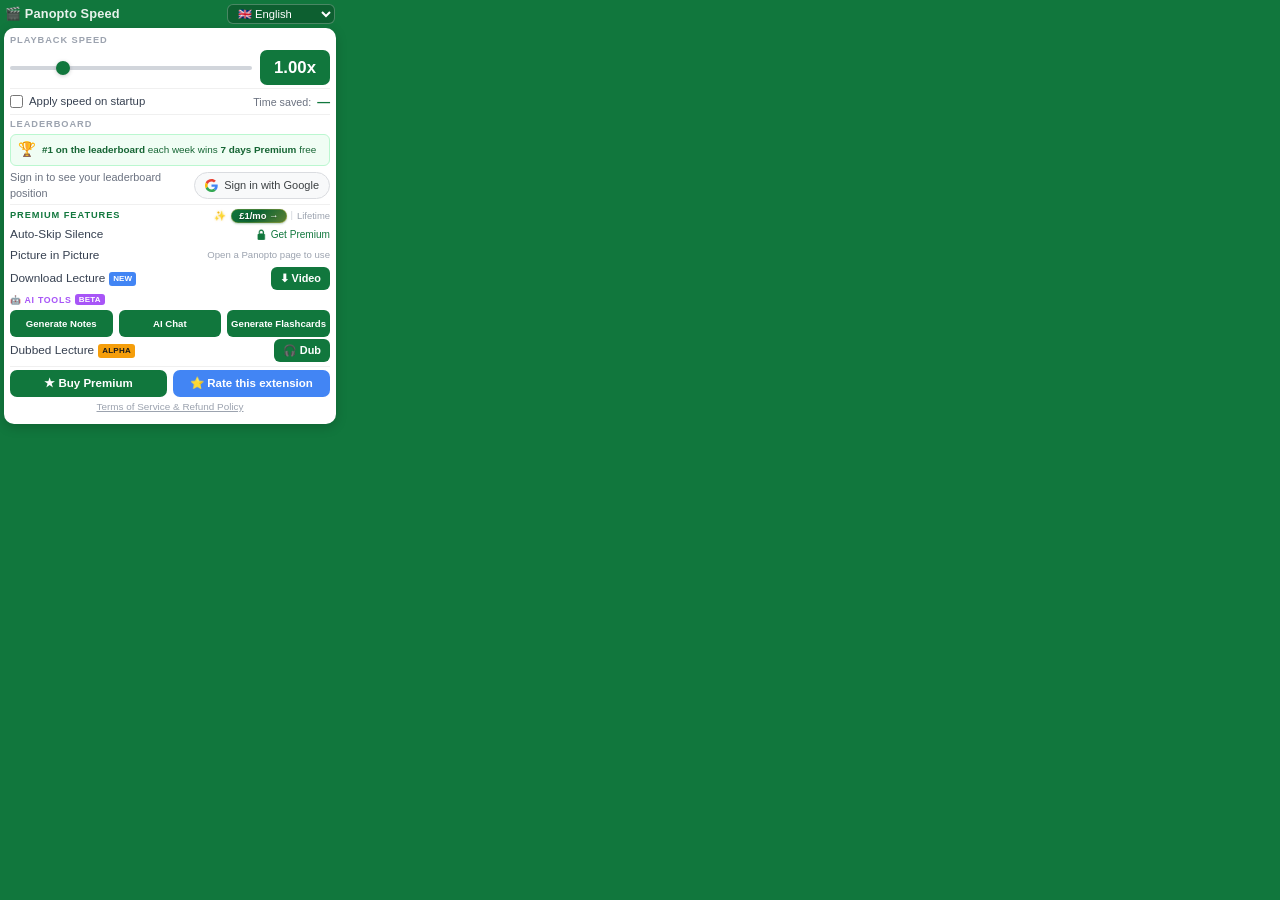
<file: EXTENSION/popup.html>
<html class="h-auto">
<head>
  <meta charset="UTF-8">
  <meta name="viewport" content="width=device-width, initial-scale=1.0">
  <script src="tailwind-script.js" nonce="TAILWIND"></script>
  <script src="popup.js" nonce="POPUPSCRIPT"></script>
  <style>
    * { box-sizing: border-box; margin: 0; padding: 0; }

    body {
      width: 340px;
      font-family: -apple-system, BlinkMacSystemFont, 'Segoe UI', Roboto, sans-serif;
      background: #11773D;
      padding: 4px;
    }

    .card {
      background: #fff;
      border-radius: 10px;
      padding: 6px;
      box-shadow: 0 3px 12px rgba(0,0,0,0.18);
    }

    .top-bar {
      display: flex;
      justify-content: space-between;
      align-items: center;
      margin-bottom: 4px;
      padding: 0 1px;
    }
    .top-bar-title {
      color: rgba(255,255,255,0.9);
      font-weight: 700;
      font-size: 0.8rem;
      letter-spacing: 0.01em;
    }
    .lang-select {
      background: rgba(0,0,0,0.2);
      color: white;
      border: 1px solid rgba(255,255,255,0.25);
      border-radius: 6px;
      padding: 2px 6px;
      font-size: 0.7rem;
      cursor: pointer;
      outline: none;
    }
    .lang-select option { color: #1f2937; background: white; }

    /* Login-streak chip (top bar) + modal dots */
    .streak-chip {
      display: inline-flex;
      align-items: center;
      background: rgba(0,0,0,0.2);
      color: #fff;
      border: 1px solid rgba(255,255,255,0.25);
      border-radius: 6px;
      padding: 2px 7px;
      font-size: 0.72rem;
      font-weight: 800;
      line-height: 1.25;
      cursor: pointer;
      outline: none;
      transition: background 0.15s;
    }
    .streak-chip:hover { background: rgba(0,0,0,0.34); }
    .streak-dot { width: 14px; height: 14px; border-radius: 50%; background: #e5e7eb; flex-shrink: 0; }
    .streak-dot.on { background: #11773D; }

    .section-label {
      font-size: 0.58rem;
      font-weight: 800;
      text-transform: uppercase;
      letter-spacing: 0.1em;
      color: #9ca3af;
      margin-bottom: 2px;
    }

    .divider { height: 1px; background: #f0f0f0; margin: 3px 0; }

    /* AI Tools sub-group header inside Premium Features */
    .ai-subhead {
      font-size: 0.55rem;
      font-weight: 800;
      text-transform: uppercase;
      letter-spacing: 0.08em;
      color: #a855f7;
      margin: 4px 0 1px;
    }

    .speed-row {
      display: flex;
      align-items: center;
      gap: 8px;
      margin-bottom: 2px;
    }
    .speed-badge-wrap { flex-shrink: 0; width: 70px; overflow: hidden; }
    .speed-badge {
      display: block;
      width: 100%;
      background: #11773D;
      color: white;
      border-radius: 7px;
      padding: 3px 0;
      font-size: 1.05rem;
      font-weight: 800;
      cursor: pointer;
      text-align: center;
      white-space: nowrap;
      overflow: hidden;
      border: 2px solid transparent;
      transition: background 0.15s, border-color 0.15s;
    }
    .speed-badge:hover  { background: #0d6332; border-color: #0a5028; }
    .speed-badge:focus  { outline: none; border-color: #0a5028; }

    input[type=range] {
      -webkit-appearance: none;
      width: 100%;
      height: 4px;
      border-radius: 2px;
      background: #d1d5db;
      outline: none;
      cursor: pointer;
    }
    input[type=range]::-webkit-slider-thumb {
      -webkit-appearance: none;
      width: 14px;
      height: 14px;
      border-radius: 50%;
      background: #11773D;
      cursor: pointer;
      box-shadow: 0 1px 4px rgba(0,0,0,0.2);
    }
    input[type=checkbox] { accent-color: #11773D; cursor: pointer; }

    /* Google sign-in */
    .gsi-material-button {
      user-select: none;
      background-color: #f8f9fa;
      border: 1px solid #dadce0;
      border-radius: 20px;
      color: #3c4043;
      cursor: pointer;
      font-family: 'Roboto', arial, sans-serif;
      font-size: 11px;
      height: 27px;
      padding: 0 10px;
      transition: background-color .218s, box-shadow .218s;
      white-space: nowrap;
      flex-shrink: 0;
    }
    .gsi-material-button:hover { box-shadow: 0 1px 3px rgba(60,64,67,.3); background-color: #fff; }
    .gsi-material-button-icon { height: 13px; margin-right: 6px; min-width: 13px; width: 13px; }
    .gsi-material-button-content-wrapper { align-items: center; display: flex; height: 100%; }
    .gsi-material-button-contents { font-weight: 500; font-family: 'Roboto', arial, sans-serif; }

    .rank-badge {
      display: inline-block;
      background: #11773D;
      color: white;
      border-radius: 12px;
      padding: 1px 8px;
      font-weight: 700;
      font-size: 0.78rem;
    }

    @keyframes spin { to { transform: rotate(360deg); } }
    .spin { animation: spin 0.9s linear infinite; display: inline-block; }

    .btn-coffee {
      flex: 1;
      background: #11773D;
      color: #fff;
      border: none;
      border-radius: 7px;
      padding: 5px 8px;
      font-weight: 700;
      font-size: 0.72rem;
      cursor: pointer;
      transition: background 0.15s;
    }
    .btn-coffee:hover { background: #0d6332 !important; opacity: 1 !important; }
    .btn-rate {
      flex: 1;
      background: #4285f4;
      color: white;
      border: none;
      border-radius: 7px;
      padding: 5px 8px;
      font-weight: 700;
      font-size: 0.72rem;
      cursor: pointer;
      transition: opacity 0.15s;
    }
    .btn-coffee:hover, .btn-rate:hover { opacity: 0.85; }
    button:disabled { opacity: 0.4; cursor: not-allowed; }

    .migration-box {
      background: #fffbeb;
      border: 1px solid #fde68a;
      border-radius: 8px;
      padding: 8px;
      margin-top: 4px;
    }
    .migration-box h3 { color: #92400e; font-weight: 700; text-align: center; margin-bottom: 5px; font-size: 0.78rem; }
    .migration-input { width: 100%; padding: 4px 9px; border: 1px solid #d1d5db; border-radius: 6px; font-size: 0.75rem; margin-bottom: 3px; }
    .migration-input:focus { outline: 2px solid #11773D; }
    .migration-confirm-btn { width: 100%; background: #11773D; color: white; border: none; border-radius: 6px; padding: 5px; font-weight: 700; font-size: 0.78rem; cursor: pointer; margin-top: 2px; }

    .border-green  { border: 2px solid #22c55e !important; }
    .border-red    { border: 2px solid #ef4444 !important; }
    .border-orange { border: 2px solid #f97316 !important; }

    .total-time-box {
      background: #f3faf6;
      border-radius: 6px;
      padding: 4px 10px;
      text-align: center;
      cursor: pointer;
      user-select: none;
    }
    .total-time-box:hover { background: #e8f5ef; }

    /* Toggle switch */
    .toggle-wrap { position: relative; display: inline-block; width: 34px; height: 19px; flex-shrink: 0; }
    .toggle-wrap input { opacity: 0; width: 0; height: 0; }
    .toggle-track { position: absolute; cursor: pointer; inset: 0; background: #d1d5db; border-radius: 19px; transition: background .2s; }
    .toggle-track:before { content: ""; position: absolute; width: 15px; height: 15px; left: 2px; bottom: 2px; background: white; border-radius: 50%; transition: transform .2s; }
    .toggle-wrap input:checked + .toggle-track { background: #11773D; }
    .toggle-wrap input:checked + .toggle-track:before { transform: translateX(15px); }
    .toggle-wrap input:disabled + .toggle-track { opacity: 0.45; cursor: not-allowed; }
    .toggle-wrap.mini { width: 28px; height: 16px; }
    .toggle-wrap.mini .toggle-track:before { width: 12px; height: 12px; }
    .toggle-wrap.mini input:checked + .toggle-track:before { transform: translateX(12px); }

    #newUsernameTextbox:focus { outline: 2px solid #11773D; }

    /* pip-btn is shared between PiP buttons and download buttons */
    .pip-btn {
      background: #11773D;
      color: white;
      border: none;
      border-radius: 6px;
      padding: 3px 9px;
      font-size: 0.68rem;
      font-weight: 600;
      cursor: pointer;
      transition: background 0.15s;
    }
    .pip-btn:hover { background: #0d6332; }
    .pip-btn.active { background: #065f27; outline: 2px solid #0a4d20; }

    /* AI Tools — 3-column launcher row (Notes / Chat / Flashcards) */
    .ai-beta-badge { font-size: 0.5rem; background: #a855f7; color: #fff; border-radius: 3px; padding: 1px 4px; font-weight: 700; letter-spacing: 0.03em; vertical-align: middle; }
    .ai-tools-row { display: grid; grid-template-columns: repeat(3, 1fr); gap: 6px; margin: 3px 0 2px; }
    .ai-tool-btn {
      background: #11773D; color: #fff; border: none; border-radius: 6px;
      padding: 8px 4px; font-size: 0.6rem; font-weight: 700; line-height: 1.2;
      text-align: center; cursor: pointer; transition: background 0.15s;
      white-space: nowrap;   /* keep each label on a single line */
    }
    .ai-tool-btn:hover:not(:disabled) { background: #0d6332; }

    /* Opt-in tooltip */
    .opt-in-row { position: relative; }
    .tooltip-icon {
      display: inline-flex; align-items: center; justify-content: center;
      width: 12px; height: 12px; border-radius: 50%;
      background: #e5e7eb; color: #9ca3af;
      font-size: 0.55rem; font-weight: 800; font-style: normal;
      cursor: default; flex-shrink: 0; line-height: 1; user-select: none;
    }
    .tooltip-box {
      display: none;
      position: absolute;
      bottom: calc(100% + 5px);
      left: 0;
      width: 218px;
      background: #1f2937;
      color: #d1d5db;
      font-size: 0.62rem;
      line-height: 1.5;
      border-radius: 7px;
      padding: 7px 10px;
      z-index: 200;
      box-shadow: 0 4px 14px rgba(0,0,0,0.3);
      pointer-events: none;
    }
    .opt-in-row:hover .tooltip-box { display: block; }

    /* ── Premium plan modal ── */
    #premiumModal,
    #lifetimeModal,
    #milestoneModal,
    #rewardModal,
    #streakModal {
      display: none;
      position: fixed;
      inset: 0;
      background: rgba(0,0,0,0.45);
      z-index: 200;
      align-items: center;
      justify-content: center;
      padding: 10px;
    }
    #premiumModal.open,
    #lifetimeModal.open,
    #milestoneModal.open,
    #rewardModal.open,
    #streakModal.open { display: flex; }
    .plan-modal-card {
      background: #fff;
      border-radius: 14px;
      padding: 16px 14px 14px;
      width: 100%;
      position: relative;
      box-shadow: 0 8px 32px rgba(0,0,0,0.25);
    }
    .plan-modal-close {
      position: absolute; top: 9px; right: 11px;
      background: none; border: none;
      font-size: 1rem; color: #9ca3af; cursor: pointer; line-height: 1;
    }
    .plan-modal-close:hover { color: #374151; }
    .plan-modal-title {
      text-align: center; font-weight: 800; font-size: 0.92rem;
      color: #1f2937; margin-bottom: 12px;
    }
    .plan-grid { display: grid; grid-template-columns: 1fr 1fr; gap: 8px; margin-bottom: 11px; }
    .plan-card {
      border: 2px solid #e5e7eb; border-radius: 10px;
      padding: 11px 8px 10px; text-align: center; position: relative;
    }
    .plan-card.featured { border-color: #11773D; }
    .plan-best-badge {
      position: absolute; top: -9px; left: 50%; transform: translateX(-50%);
      background: #11773D; color: #fff;
      font-size: 0.48rem; font-weight: 800; padding: 2px 8px;
      border-radius: 999px; white-space: nowrap; letter-spacing: 0.05em;
    }
    .plan-name {
      font-size: 0.65rem; font-weight: 700; color: #6b7280;
      text-transform: uppercase; letter-spacing: 0.07em; margin-bottom: 4px;
    }
    .plan-price {
      font-size: 1.5rem; font-weight: 800; color: #11773D; line-height: 1;
    }
    .plan-price-sub {
      font-size: 0.6rem; color: #9ca3af; margin-bottom: 9px;
    }
    .plan-buy-btn {
      width: 100%; background: #11773D; color: #fff; border: none;
      border-radius: 6px; padding: 6px 4px; font-weight: 700;
      font-size: 0.72rem; cursor: pointer; transition: background 0.15s;
    }
    .plan-buy-btn:hover { background: #0d6332; }
    .cancel-note {
      background: #f9fafb; border-radius: 8px; padding: 8px 10px;
    }
    .cancel-note p {
      font-size: 0.61rem; color: #6b7280; line-height: 1.55; margin: 0;
    }
    .cancel-note a { color: #11773D; }

    /* Compact premium feature rows */
    .prem-row {
      display: flex;
      align-items: center;
      justify-content: space-between;
      margin-bottom: 1px;
    }
    .prem-label {
      display: flex;
      align-items: center;
      gap: 4px;
      font-size: 0.74rem;
      color: #374151;
      font-weight: 500;
    }
    .prem-meta {
      font-size: 0.6rem;
      margin-bottom: 2px;
      display: none;
    }

    /* ── Premium feature spotlight animation ── */
    @keyframes featureGlow {
      0%   { background: transparent; }
      30%  { background: #dcfce7; border-radius: 4px; }
      70%  { background: #dcfce7; border-radius: 4px; }
      100% { background: transparent; }
    }
    .feature-glow { animation: featureGlow 0.9s ease-in-out; }

    /* ── Promo code banner ── */
    @keyframes promoSlideIn {
      from { opacity: 0; transform: translateY(-4px); }
      to   { opacity: 1; transform: translateY(0); }
    }
    .promo-strip {
      display: flex;
      align-items: center;
      gap: 5px;
      background: linear-gradient(90deg, #f0fdf4, #ecfdf5);
      border: 1px solid #86efac;
      border-radius: 7px;
      padding: 5px 8px;
      margin-bottom: 4px;
      animation: promoSlideIn 0.35s ease-out;
    }
    .promo-text {
      flex: 1;
      min-width: 0;
      font-size: 0.61rem;
      color: #166534;
      font-weight: 600;
      white-space: nowrap;
      overflow: hidden;
      text-overflow: ellipsis;
    }
    .promo-badge {
      font-family: 'Courier New', monospace;
      font-weight: 800;
      font-size: 0.67rem;
      background: #11773D;
      color: #fff;
      border-radius: 4px;
      padding: 2px 7px;
      letter-spacing: 0.06em;
      flex-shrink: 0;
    }
    .promo-copy-btn {
      font-size: 0.55rem;
      background: none;
      border: 1px solid #22c55e;
      border-radius: 4px;
      padding: 1px 5px;
      color: #15803d;
      cursor: pointer;
      flex-shrink: 0;
      transition: background 0.15s;
    }
    .promo-copy-btn:hover { background: #dcfce7; }

    /* ── Refer friends ── */
    .referral-code-row {
      display: flex;
      align-items: center;
      gap: 4px;
      background: #f0fdf4;
      border: 1px dashed #86efac;
      border-radius: 6px;
      padding: 2px 3px 2px 8px;
    }
    .referral-code {
      flex: 1;
      min-width: 0;
      font-family: 'Courier New', monospace;
      font-weight: 800;
      font-size: 0.88rem;
      letter-spacing: 0.16em;
      text-align: center;
      color: #11773D;
      user-select: all;
    }
    .referral-copy {
      flex-shrink: 0;
      font-size: 0.6rem;
      font-weight: 700;
      background: #11773D;
      color: #fff;
      border: none;
      border-radius: 5px;
      padding: 3px 9px;
      cursor: pointer;
      transition: background 0.15s;
      white-space: nowrap;
    }
    .referral-copy:hover { background: #0d6332; }
    .referral-btn {
      flex-shrink: 0;
      font-size: 0.62rem;
      font-weight: 700;
      background: #11773D;
      color: #fff;
      border: none;
      border-radius: 6px;
      padding: 4px 10px;
      cursor: pointer;
      transition: background 0.15s;
      white-space: nowrap;
    }
    .referral-btn:hover { background: #0d6332; }
    .referral-input {
      flex: 1;
      min-width: 0;
      font-family: 'Courier New', monospace;
      font-weight: 700;
      font-size: 0.78rem;
      letter-spacing: 0.1em;
      text-transform: uppercase;
      border: 1px solid #d1d5db;
      border-radius: 6px;
      padding: 4px 8px;
    }
    .referral-input:focus { outline: 2px solid #11773D; }

    /* ── Premium section glint ── */
    @keyframes premGlint {
      from { transform: translateX(-100%) skewX(-15deg); }
      to   { transform: translateX(600%) skewX(-15deg); }
    }
    #premiumSectionWrap {
      position: relative;
      overflow: hidden;
      border-radius: 6px;
    }
    #premiumSectionWrap::before {
      content: '';
      position: absolute;
      top: 0; left: 0;
      width: 30%;
      height: 100%;
      background: linear-gradient(90deg, transparent, rgba(255,255,255,0.52), transparent);
      pointer-events: none;
      z-index: 50;
      animation: premGlint 0.75s ease-in-out 0.5s both;
    }

    /* ── Premium gold shimmer (draws the eye without consuming any layout space) ── */
    /* Green text with a gold highlight sweeping across — recolors existing text
       only, so it adds zero size in a tight popup. */
    @keyframes premShimmer {
      0%   { background-position: 130% 0; }
      100% { background-position: -30% 0; }
    }

    /* "Premium Features" heading: gold sweep over green, so it pops out from the
       other (gray) section headers. */
    #lbl-premium-section {
      background: linear-gradient(100deg,
        #11773D 0%, #11773D 40%, #f5d97a 50%, #11773D 60%, #11773D 100%);
      background-size: 250% 100%;
      -webkit-background-clip: text;
              background-clip: text;
      -webkit-text-fill-color: transparent;
      animation: premShimmer 4.5s linear infinite;
    }

    /* "🔒 Get Premium" links: the same gentle gold shimmer; underline stays green. */
    #getPremiumLink, #inPageChatLock {
      background: linear-gradient(100deg,
        #11773D 0%, #11773D 42%, #f5d97a 50%, #11773D 58%, #11773D 100%);
      background-size: 250% 100%;
      -webkit-background-clip: text;
              background-clip: text;
      -webkit-text-fill-color: transparent;
      text-decoration-color: #11773D;
      animation: premShimmer 4.5s linear infinite 0.7s;
    }

    /* £1/mo CTA → gradient pill with a moving diagonal sheen. The gold stop is
       pushed past the pill (180%) so the visible body stays dark green and the
       white label keeps contrast; the text-shadow is a safety net. */
    #monthlyPremiumBtn {
      position: relative;
      overflow: hidden;
      display: inline-flex;
      align-items: center;
      padding: 1px 8px;
      border-radius: 999px;
      color: #fff !important;
      font-weight: 700;
      line-height: 1.3;
      white-space: nowrap;
      text-decoration: none;
      text-shadow: 0 1px 1px rgba(0,0,0,0.35);
      background: linear-gradient(135deg, #11773D 0%, #0d6332 45%, #d4af37 180%);
      box-shadow: 0 1px 2px rgba(13,99,50,0.30), inset 0 0 0 0.5px rgba(252,211,77,0.45);
      transition: transform .15s ease, box-shadow .15s ease;
    }
    #monthlyPremiumBtn:hover {
      box-shadow: 0 2px 5px rgba(13,99,50,0.35), inset 0 0 0 1px rgba(252,211,77,0.70);
      transform: translateY(-0.5px);
    }
    #monthlyPremiumBtn::after {
      content: '';
      position: absolute;
      top: 0; left: 0;
      width: 45%;
      height: 100%;
      pointer-events: none;
      background: linear-gradient(100deg, transparent 0%, rgba(255,255,255,0.55) 50%, transparent 100%);
      transform: translateX(-160%) skewX(-18deg);
      animation: pillSheen 3.4s ease-in-out infinite;
    }
    @keyframes pillSheen {
      0%        { transform: translateX(-160%) skewX(-18deg); }
      55%, 100% { transform: translateX(320%)  skewX(-18deg); }
    }

    /* ✨ sparkle — a sibling span OUTSIDE the pill's overflow so it isn't clipped */
    .prem-sparkle {
      display: inline-block;
      font-size: 0.6rem;
      line-height: 1;
      margin-right: 1px;
      filter: drop-shadow(0 0 1px rgba(245,179,1,0.6));
      animation: premSparkle 2.8s ease-in-out infinite;
    }
    @keyframes premSparkle {
      0%, 100% { opacity: 0.55; transform: scale(0.9) rotate(0deg); }
      50%      { opacity: 1;    transform: scale(1.12) rotate(8deg); }
    }

    /* Bottom "Buy Premium" CTA — a subtler, slower matching sheen so it whispers
       rather than competing with the pill. Background is left alone (its :hover
       sets #0d6332 !important). */
    .btn-coffee { position: relative; overflow: hidden; }
    .btn-coffee::after {
      content: '';
      position: absolute;
      top: 0; left: 0;
      width: 40%;
      height: 100%;
      pointer-events: none;
      background: linear-gradient(100deg, transparent, rgba(255,255,255,0.30), transparent);
      transform: translateX(-180%) skewX(-18deg);
      animation: pillSheen 5s ease-in-out 1.5s infinite;
    }

    /* Respect reduced-motion: stop all sweeps; keep the heading/links solid green
       (still stands out from the gray headers) and the pill static. */
    @media (prefers-reduced-motion: reduce) {
      #lbl-premium-section, #getPremiumLink, #inPageChatLock {
        animation: none;
        background: none;
        -webkit-text-fill-color: #11773D;
      }
      #monthlyPremiumBtn::after { animation: none; opacity: 0; }
      .prem-sparkle { animation: none; opacity: 0.85; transform: none; }
      .btn-coffee::after { animation: none; opacity: 0; }
    }
  </style>
</head>
<body>

  <!-- Top bar -->
  <div class="top-bar">
    <span class="top-bar-title">🎬 Panopto Speed</span>
    <div style="display:flex; align-items:center; gap:6px;">
      <button id="streakChip" class="streak-chip" style="display:none;" title="Your login streak">🔥&nbsp;<span id="streakChipCount">0</span></button>
      <select id="languageSelect" class="lang-select">
        <option value="en">🇬🇧 English</option>
        <option value="ko">🇰🇷 한국어</option>
        <option value="zh">🇨🇳 中文</option>
        <option value="he">🇮🇱 עברית</option>
        <option value="uk">🇺🇦 Українська</option>
      </select>
    </div>
  </div>

  <div class="card">

    <!-- ── Speed ── -->
    <div class="section-label" id="lbl-speed-section">Playback Speed</div>
    <div class="speed-row">
      <input type="range" id="dynamicSlider" min="0.5" max="3" value="1" step="0.25">
      <div class="speed-badge-wrap">
        <span id="sliderValue" class="speed-badge">1.00x</span>
      </div>
    </div>
    <div id="speedWarning" style="display:none; text-align:center; font-size:0.59rem; color:#dc2626; margin-bottom:1px;">Time saved not tracked above 3x</div>

    <div class="divider"></div>

    <!-- Startup + Time saved on one row -->
    <div style="display:flex; align-items:center; gap:6px; margin-bottom:1px;">
      <input type="checkbox" id="startupSpeed" style="width:13px;height:13px; flex-shrink:0;">
      <label for="startupSpeed" style="font-size:0.71rem; color:#374151; cursor:pointer; flex:1;" id="lbl-startup">Speed on startup</label>
      <span style="font-size:0.67rem; color:#6b7280; flex-shrink:0;" id="lbl-time-saved-label">Saved:</span>
      <span style="font-size:0.8rem; font-weight:700; color:#11773D; flex-shrink:0;" id="timeSaved">—</span>
    </div>

    <div class="divider"></div>

    <!-- ── Leaderboard ── -->
    <div class="section-label" id="lbl-leaderboard-section">Leaderboard</div>

    <!-- Weekly prize callout -->
    <div style="background:#f0fdf4; border:1px solid #bbf7d0; border-radius:6px; padding:4px 7px; margin-bottom:3px;">
      <div style="display:flex; align-items:center; gap:6px;">
        <span style="font-size:0.9rem; flex-shrink:0;">🏆</span>
        <span id="lbl-weekly-prize" style="font-size:0.62rem; color:#166534; line-height:1.45;"><strong>#1 on the leaderboard</strong> each week wins <strong>7 days Premium</strong> free</span>
      </div>
      <button id="optInNudgeBtn" style="display:none; margin-top:4px; width:100%; background:rgba(22,101,52,0.08); border:1px solid #bbf7d0; border-radius:4px; padding:3px 6px; font-size:0.6rem; font-weight:600; color:#166534; cursor:pointer; text-align:center; transition:background 0.15s;">Make sure to opt into leaderboard logging</button>
    </div>

    <!-- Logged-out: prompt + button on same row -->
    <div id="loggedOutView">
      <div style="display:flex; align-items:center; justify-content:space-between; gap:8px;">
        <p style="font-size:0.68rem; color:#6b7280;" id="lbl-signin-prompt">Sign in to see your leaderboard rank</p>
        <button class="gsi-material-button" id="signInWithGoogle">
          <div class="gsi-material-button-content-wrapper">
            <div class="gsi-material-button-icon">
              <svg version="1.1" xmlns="http://www.w3.org/2000/svg" viewBox="0 0 48 48" style="display:block;">
                <path fill="#EA4335" d="M24 9.5c3.54 0 6.71 1.22 9.21 3.6l6.85-6.85C35.9 2.38 30.47 0 24 0 14.62 0 6.51 5.38 2.56 13.22l7.98 6.19C12.43 13.72 17.74 9.5 24 9.5z"/>
                <path fill="#4285F4" d="M46.98 24.55c0-1.57-.15-3.09-.38-4.55H24v9.02h12.94c-.58 2.96-2.26 5.48-4.78 7.18l7.73 6c4.51-4.18 7.09-10.36 7.09-17.65z"/>
                <path fill="#FBBC05" d="M10.53 28.59c-.48-1.45-.76-2.99-.76-4.59s.27-3.14.76-4.59l-7.98-6.19C.92 16.46 0 20.12 0 24c0 3.88.92 7.54 2.56 10.78l7.97-6.19z"/>
                <path fill="#34A853" d="M24 48c6.48 0 11.93-2.13 15.89-5.81l-7.73-6c-2.15 1.45-4.92 2.3-8.16 2.3-6.26 0-11.57-4.22-13.47-9.91l-7.98 6.19C6.51 42.62 14.62 48 24 48z"/>
                <path fill="none" d="M0 0h48v48H0z"/>
              </svg>
            </div>
            <span class="gsi-material-button-contents" id="lbl-signin-btn">Sign in</span>
          </div>
        </button>
      </div>
    </div>

    <!-- Logged-in -->
    <div id="loggedInView" style="display:none;">
      <!-- Email + logout -->
      <div style="display:flex; align-items:center; justify-content:space-between; margin-bottom:2px;">
        <div style="display:flex; align-items:center; gap:3px; min-width:0;">
          <span style="font-size:0.65rem; color:#6b7280; white-space:nowrap;" id="lbl-logged-in-as">Logged in as</span>
          <span style="font-size:0.73rem; font-weight:700; color:#374151; overflow:hidden; text-overflow:ellipsis; white-space:nowrap; max-width:100px;" id="email"></span>
          <span id="premiumUserBadge" style="display:none; font-size:0.5rem; background:#11773D; color:white; border-radius:3px; padding:1px 4px; font-weight:700; white-space:nowrap; flex-shrink:0;">★ Premium</span>
          <span id="premiumDaysLeft" style="display:none; font-size:0.5rem; color:#9ca3af; white-space:nowrap; flex-shrink:0;"></span>
        </div>
        <span id="logout" style="font-size:0.63rem; color:#dc2626; cursor:pointer; text-decoration:underline; white-space:nowrap; margin-left:6px;">Log out</span>
      </div>

      <!-- Rank + View Leaderboard on same row -->
      <div style="display:flex; align-items:center; justify-content:space-between; margin-bottom:2px;">
        <div id="optedInContainer" style="display:flex; align-items:center; gap:4px;">
          <span style="font-size:0.73rem; color:#374151;" id="lbl-you-are-rank">You are rank</span>
          <span id="user-rank" class="rank-badge"></span>
          <svg id="loader" class="spin" style="width:11px;height:11px;flex-shrink:0;" viewBox="0 0 50 50">
            <circle cx="25" cy="25" r="20" fill="none" stroke="#11773D" stroke-width="7" stroke-dasharray="80 20"/>
          </svg>
          <svg id="tick" style="width:11px;height:11px;flex-shrink:0;display:none;" viewBox="0 0 24 24" fill="none">
            <circle cx="12" cy="12" r="10" fill="#22c55e"/>
            <path d="M7 12l4 4 6-7" stroke="white" stroke-width="2.5" stroke-linecap="round" stroke-linejoin="round"/>
          </svg>
        </div>
        <a id="leaderboard-popup" href="#" style="font-size:0.68rem; color:#11773D; text-decoration:underline; cursor:pointer; white-space:nowrap;">
          <span id="lbl-lb-popup">View Leaderboard</span>
        </a>
      </div>

      <!-- Opt-in + auto-refresh on same row -->
      <div style="display:flex; align-items:center; justify-content:space-between;">
        <div id="optInContainer" class="opt-in-row" style="display:flex; align-items:center; gap:4px;">
          <input type="checkbox" id="userDataOptIn" style="width:12px;height:12px; flex-shrink:0;">
          <label for="userDataOptIn" style="font-size:0.67rem; color:#6b7280; cursor:pointer;" id="lbl-opt-in">Opt into leaderboard</label>
          <i class="tooltip-icon">i</i>
          <div class="tooltip-box">Records your Google email and time-saved data for leaderboard rankings, time sync across devices, abuse prevention, and winner notifications. You can opt out anytime.</div>
        </div>
        <div style="display:flex; align-items:center; gap:4px; flex-shrink:0;">
          <label class="toggle-wrap mini">
            <input type="checkbox" id="autoRefreshToggle" checked>
            <span class="toggle-track"></span>
          </label>
          <label for="autoRefreshToggle" style="font-size:0.59rem; color:#9ca3af; cursor:pointer; white-space:nowrap;" id="lbl-auto-refresh">Auto-login</label>
        </div>
      </div>
      <!-- Show lecture chapters + Dark theme on one row -->
      <div style="display:flex; align-items:center; gap:14px; margin-top:3px; flex-wrap:wrap;">
        <span style="display:flex; align-items:center; gap:4px;">
          <input type="checkbox" id="chaptersToggle" checked style="width:12px;height:12px; flex-shrink:0;">
          <label for="chaptersToggle" style="font-size:0.67rem; color:#6b7280; cursor:pointer;" id="lbl-chapters-toggle">Show lecture chapters</label>
        </span>
        <span style="display:flex; align-items:center; gap:4px;">
          <input type="checkbox" id="darkThemeToggle" style="width:12px;height:12px; flex-shrink:0;">
          <label for="darkThemeToggle" style="font-size:0.67rem; color:#6b7280; cursor:pointer;" id="lbl-dark-theme">🌙 Dark theme</label>
        </span>
      </div>
    </div>

    <!-- Migration -->
    <div id="migrationContainer" class="migration-box" style="display:none;">
      <h3 id="lbl-migrating-title">Usernames are migrating!</h3>
      <input id="oldUsernameTextbox" type="text" disabled class="migration-input" style="background:#f9fafb; color:#6b7280;" value="user_abcdefg"/>
      <small style="color:#9ca3af; font-size:0.65rem; display:block; margin-bottom:5px;" id="lbl-old-username">Your old username</small>
      <input id="newUsernameTextbox" type="text" maxlength="16" placeholder="New username" class="migration-input"/>
      <button id="newUsernameButton" disabled class="migration-confirm-btn">Confirm</button>
    </div>

    <div class="divider"></div>

    <!-- ── Premium Features ── -->
    <div id="premiumSectionWrap">
    <div style="display:flex; align-items:center; justify-content:space-between; margin-bottom:3px;">
      <span class="section-label" style="margin-bottom:0;" id="lbl-premium-section">Premium Features</span>
      <!-- Non-premium: show both pricing options -->
      <div id="getPremiumOptions" style="display:flex; gap:4px; align-items:center;">
        <span class="prem-sparkle" aria-hidden="true">✨</span>
        <a id="monthlyPremiumBtn" href="#" style="font-size:0.59rem; white-space:nowrap;">£1/mo →</a>
        <span style="color:#d1d5db; font-size:0.6rem;">|</span>
        <a id="lifetimePremiumBtn" href="#" style="font-size:0.59rem; color:#9ca3af; text-decoration:none; white-space:nowrap;">Lifetime</a>
      </div>
      <!-- Premium: badge + optional expiry + cancel -->
      <div id="premiumBadgeGroup" style="display:none; align-items:center; gap:4px;">
        <span id="premiumBadge" style="font-size:0.59rem; background:#11773D; color:white; border-radius:4px; padding:1px 7px; font-weight:700;">★ Premium</span>
        <span id="premiumExpiry" style="font-size:0.55rem; color:#9ca3af;"></span>
        <a id="cancelSubBtn" href="#" style="display:none; font-size:0.52rem; color:#dc2626; text-decoration:underline; white-space:nowrap; cursor:pointer;">Cancel</a>
      </div>
    </div>

    <!-- Promo code banner — visible for non-premium users -->
    <div id="promoBanner" class="promo-strip" style="display:none;">
      <span class="promo-text" id="lbl-promo-text">🎁 <strong>2 months free</strong></span>
      <span class="promo-badge" id="promoCodeDisplay">PANOPTO2M</span>
      <button class="promo-copy-btn" id="copyPromoBtn">Copy</button>
    </div>

    <!-- Auto-Skip Silence -->
    <div class="prem-row" id="premRowSilence">
      <div class="prem-label">
        <span id="lbl-auto-skip">Auto-Skip Silence</span>
      </div>
      <a id="getPremiumLink" href="#" style="font-size:0.63rem; color:#11773D; text-decoration:underline; white-space:nowrap;">🔒 Get Premium</a>
      <label id="autoSkipToggle" class="toggle-wrap" style="display:none;">
        <input type="checkbox" id="autoSkipCheckbox">
        <span class="toggle-track"></span>
      </label>
    </div>
    <div id="silenceSavedDisplay" style="display:none; font-size:0.59rem; color:#11773D; margin-bottom:1px;">
      <span id="lbl-silence-saved">Silence skip saved:</span> <span id="silenceSavedSpan">—</span>
    </div>
    <div id="silenceFreeUsage" class="prem-meta"></div>
    <div id="checkPremiumRow" style="display:none; margin-bottom:2px;">
      <a id="checkPremiumBtn" href="#" style="font-size:0.59rem; color:#6b7280; text-decoration:underline; cursor:pointer;">Already purchased? Check Premium</a>
    </div>

    <!-- Picture in Picture -->
    <div class="prem-row" id="premRowPip" style="margin-top:3px;">
      <div class="prem-label" id="lbl-pip">Picture in Picture</div>
      <div id="pipButtons" style="display:flex; gap:4px; flex-wrap:wrap; align-items:center;">
        <span id="pipPlaceholder" style="font-size:0.6rem; color:#9ca3af;">Open a Panopto page</span>
      </div>
    </div>
    <div id="pipFreeUsage" class="prem-meta"></div>

    <!-- Download Lecture -->
    <div class="prem-row" id="premRowDownload" style="margin-top:3px;">
      <div class="prem-label">
        <span id="lbl-download-lecture">Download Lecture</span>
        <span id="lbl-new-badge" style="font-size:0.5rem; background:#4285f4; color:white; border-radius:3px; padding:1px 4px; font-weight:700;">NEW</span>
      </div>
      <div id="downloadButtons" style="display:flex; gap:4px; flex-wrap:wrap; align-items:center;">
        <button id="downloadVideoBtn" class="pip-btn">⬇ Video</button>
        <button id="downloadCaptionsBtn" class="pip-btn" style="display:none;">⬇ Captions</button>
      </div>
    </div>
    <div id="downloadFreeUsage" class="prem-meta"></div>

    <!-- ── AI Tools: Notes · Chat · Flashcards (+ Dub) ── -->
    <div class="ai-subhead">🤖 <span id="lbl-ai-tools">AI Tools</span> <span class="ai-beta-badge">BETA</span></div>

    <!-- Each button fetches the lecture captions and opens the AI Notes window to that view. -->
    <div class="prem-row" id="premRowNotes" style="display:block;">
      <div class="ai-tools-row">
        <button id="generateNotesBtn" class="ai-tool-btn"><span id="lbl-generate-notes">Generate Notes</span></button>
        <button id="aiChatBtn" class="ai-tool-btn"><span id="lbl-ai-chat">AI Chat</span></button>
        <button id="generateFlashcardsBtn" class="ai-tool-btn"><span id="lbl-generate-flashcards">Generate Flashcards</span></button>
      </div>
    </div>
    <div id="notesFreeUsage" class="prem-meta"></div>

    <!-- Dubbed Lecture — translate captions + speak them in sync (opens on the lecture page) -->
    <div class="prem-row" id="premRowDub" style="margin-top:2px;">
      <div class="prem-label">
        <span id="lbl-dub">Dubbed Lecture</span>
        <span id="lbl-dub-alpha" style="font-size:0.5rem; background:#f59e0b; color:#1b1b1b; border-radius:3px; padding:1px 4px; font-weight:800; letter-spacing:.03em;">ALPHA</span>
      </div>
      <div style="display:flex; gap:4px; flex-wrap:wrap; align-items:center;">
        <button id="dubLectureBtn" class="pip-btn">🎧 <span id="lbl-dub-btn">Dub</span></button>
      </div>
    </div>
    <div id="dubHint" class="prem-meta"></div>
    </div><!-- end premiumSectionWrap -->

    <!-- ── Refer Friends (logged-in only) ── -->
    <div id="referralSection" style="display:none;">
      <div class="divider"></div>
      <div style="display:flex; align-items:center; justify-content:space-between; gap:6px; margin-bottom:3px;">
        <span class="section-label" style="margin-bottom:0;" id="lbl-referral-section">Refer Friends</span>
        <div style="display:flex; align-items:center; gap:5px; flex-shrink:0;">
          <span id="referralStat" style="font-size:0.59rem; color:#11773D; font-weight:700; white-space:nowrap;"></span>
          <label for="referralToggle" style="font-size:0.59rem; color:#9ca3af; cursor:pointer; white-space:nowrap;" id="lbl-referral-show">Show</label>
          <label class="toggle-wrap mini" title="Show referral panel">
            <input type="checkbox" id="referralToggle" checked>
            <span class="toggle-track"></span>
          </label>
        </div>
      </div>
      <div id="referralBody">
        <div id="lbl-referral-blurb" style="font-size:0.6rem; color:#6b7280; line-height:1.4; margin-bottom:4px;">
          Each friend who uses your code gives you <strong>5 days of Premium</strong>.
        </div>
        <div class="referral-code-row">
          <span class="referral-code" id="referralCode">······</span>
          <button class="referral-copy" id="copyReferralBtn">Copy</button>
        </div>
        <div id="redeemRow" style="display:none; margin-top:6px;">
          <div id="lbl-redeem-prompt" style="font-size:0.58rem; color:#9ca3af; margin-bottom:2px;">Got a friend's code? Apply it to give them 5 days of Premium.</div>
          <div style="display:flex; gap:5px;">
            <input id="redeemCodeInput" type="text" maxlength="8" placeholder="CODE" class="referral-input"/>
            <button id="redeemBtn" class="referral-btn">Apply</button>
          </div>
          <div id="redeemMsg" style="display:none; font-size:0.59rem; margin-top:3px;"></div>
        </div>
      </div>
    </div>

    <div class="divider"></div>

    <!-- Bottom buttons -->
    <div style="display:flex; gap:6px; margin-bottom:3px;">
      <button id="coffee-button" class="btn-coffee">★ <span id="lbl-coffee">Buy Premium</span></button>
      <button id="rate-button" class="btn-rate">⭐ <span id="lbl-rate">Rate this extension</span></button>
    </div>

    <!-- Terms of Service (opens the bundled terms.html in a new tab) -->
    <div style="text-align:center; margin-bottom:3px;">
      <a href="terms.html" target="_blank" style="font-size:0.62rem; color:#9ca3af; text-decoration:underline;">Terms of Service &amp; Refund Policy</a>
    </div>

    <!-- Total time saved -->
    <div id="timingDiv" class="total-time-box" style="display:none;" title="Click to expand">
      <span style="font-size:0.66rem; color:#4b7a5e;" id="lbl-total-time">Time saved by all users:</span>
      <span style="font-size:0.82rem; font-weight:700; color:#11773D; margin-left:4px;" id="timingSpan"></span>
      <span style="font-size:0.58rem; color:#9ca3af; margin-left:3px;" id="timingToggleHint">(click to expand)</span>
    </div>

  </div>

  <!-- ── Premium plan picker modal ── -->
  <div id="premiumModal">
    <div class="plan-modal-card">
      <button class="plan-modal-close" id="premiumModalClose">✕</button>
      <div class="plan-modal-title" id="lbl-premium-modal-title">✨ Get Premium</div>

      <div class="plan-grid">
        <!-- Monthly -->
        <div class="plan-card">
          <div class="plan-name" id="lbl-plan-monthly-label">Monthly</div>
          <div class="plan-price">£1</div>
          <div class="plan-price-sub" id="lbl-plan-monthly-sub">per month</div>
          <button class="plan-buy-btn" id="monthlyModalBtn">Subscribe →</button>
        </div>
        <!-- Lifetime -->
        <div class="plan-card featured">
          <div class="plan-best-badge" id="lbl-plan-best-value">BEST VALUE</div>
          <div class="plan-name" id="lbl-plan-lifetime-label">Lifetime</div>
          <div class="plan-price">£12</div>
          <div class="plan-price-sub" id="lbl-plan-lifetime-sub">one-time</div>
          <button class="plan-buy-btn" id="lifetimeModalBtn">Buy →</button>
        </div>
      </div>

      <div class="cancel-note">
        <p id="lbl-cancel-info">To cancel your monthly subscription there will be a cancel button on the Chrome extension which generates the cancel link. If you cannot access this please email <a href="mailto:harveychandler235@gmail.com">harveychandler235@gmail.com</a> and I will manually cancel it for you.</p>
      </div>
    </div>
  </div>

  <!-- ── Lifetime premium info popup ── -->
  <div id="lifetimeModal">
    <div class="plan-modal-card" style="max-width:240px;">
      <button class="plan-modal-close" id="lifetimeModalClose">✕</button>
      <div style="text-align:center; padding:10px 4px 6px;">
        <div style="font-size:1.8rem; margin-bottom:6px; color:#11773D;">★</div>
        <div id="lbl-lifetime-modal-title" style="font-weight:800; font-size:0.92rem; color:#1f2937; margin-bottom:8px;">Lifetime Premium</div>
        <div id="lbl-lifetime-modal-body" style="font-size:0.71rem; color:#6b7280; line-height:1.65;">You have lifetime access to all premium features. Thank you for supporting Panopto Speed!</div>
      </div>
    </div>
  </div>

  <!-- ── 2-hour milestone modal ── -->
  <div id="milestoneModal">
    <div class="plan-modal-card" style="max-width:260px; text-align:center;">
      <button class="plan-modal-close" id="milestoneModalClose">✕</button>
      <div style="font-size:2rem; margin-bottom:6px;">🎉</div>
      <div id="lbl-milestone-title" style="font-weight:800; font-size:0.92rem; color:#14532d; margin-bottom:6px;">You've saved over 2 hours!</div>
      <div id="lbl-milestone-msg" style="font-size:0.72rem; color:#374151; line-height:1.65; margin-bottom:14px;">Nice work speeding through your lectures. Want to save even more? Check out Premium features like <strong>Auto-Skip Silence</strong> and <strong>AI Notes</strong>.</div>
      <button id="milestoneExploreBtn" style="width:100%; background:#11773D; color:#fff; border:none; border-radius:7px; padding:8px; font-weight:700; font-size:0.8rem; cursor:pointer; transition:background 0.15s; margin-bottom:6px;">Explore Premium →</button>
      <button id="milestoneLaterBtn" style="width:100%; background:none; border:none; color:#9ca3af; font-size:0.67rem; cursor:pointer; padding:2px;">Maybe later</button>
    </div>
  </div>

  <!-- ── Login-streak info modal ── -->
  <div id="streakModal">
    <div class="plan-modal-card" style="max-width:258px; text-align:center;">
      <button class="plan-modal-close" id="streakModalClose">✕</button>
      <div style="font-size:2rem; margin-bottom:4px;">🔥</div>
      <div id="streakModalTitle" style="font-weight:800; font-size:0.95rem; color:#14532d; margin-bottom:10px;">0 day streak</div>
      <div id="streakDots" style="display:flex; justify-content:center; gap:6px; margin-bottom:12px;"></div>
      <div id="streakModalMsg" style="font-size:0.73rem; color:#374151; line-height:1.6; margin-bottom:14px;"></div>
      <button id="streakModalBtn" style="width:100%; background:#11773D; color:#fff; border:none; border-radius:7px; padding:8px; font-weight:700; font-size:0.8rem; cursor:pointer; transition:background 0.15s;">Got it</button>
    </div>
  </div>

  <!-- ── Premium reward modal (trials, streaks, milestones, referrals) ── -->
  <div id="rewardModal">
    <div class="plan-modal-card" style="max-width:265px; text-align:center;">
      <button class="plan-modal-close" id="rewardModalClose">✕</button>
      <div style="font-size:2rem; margin-bottom:6px;">🎉</div>
      <div id="rewardModalTitle" style="font-weight:800; font-size:0.92rem; color:#14532d; margin-bottom:8px;">You earned Premium!</div>
      <div id="rewardModalMsg" style="font-size:0.72rem; color:#374151; line-height:1.6; margin-bottom:14px;"></div>
      <button id="rewardModalBtn" style="width:100%; background:#11773D; color:#fff; border:none; border-radius:7px; padding:8px; font-weight:700; font-size:0.8rem; cursor:pointer; transition:background 0.15s;">Nice!</button>
    </div>
  </div>

  <!-- Hidden stubs -->
  <span style="display:none;" id="POST">POST</span>
  <span style="display:none;" id="leaderboardText"></span>
  <span style="display:none;" id="loginText"></span>
  <span style="display:none;" id="anonymous-user"></span>
  <span style="display:none;" id="anon-container"></span>

</body>
</html>
</file>
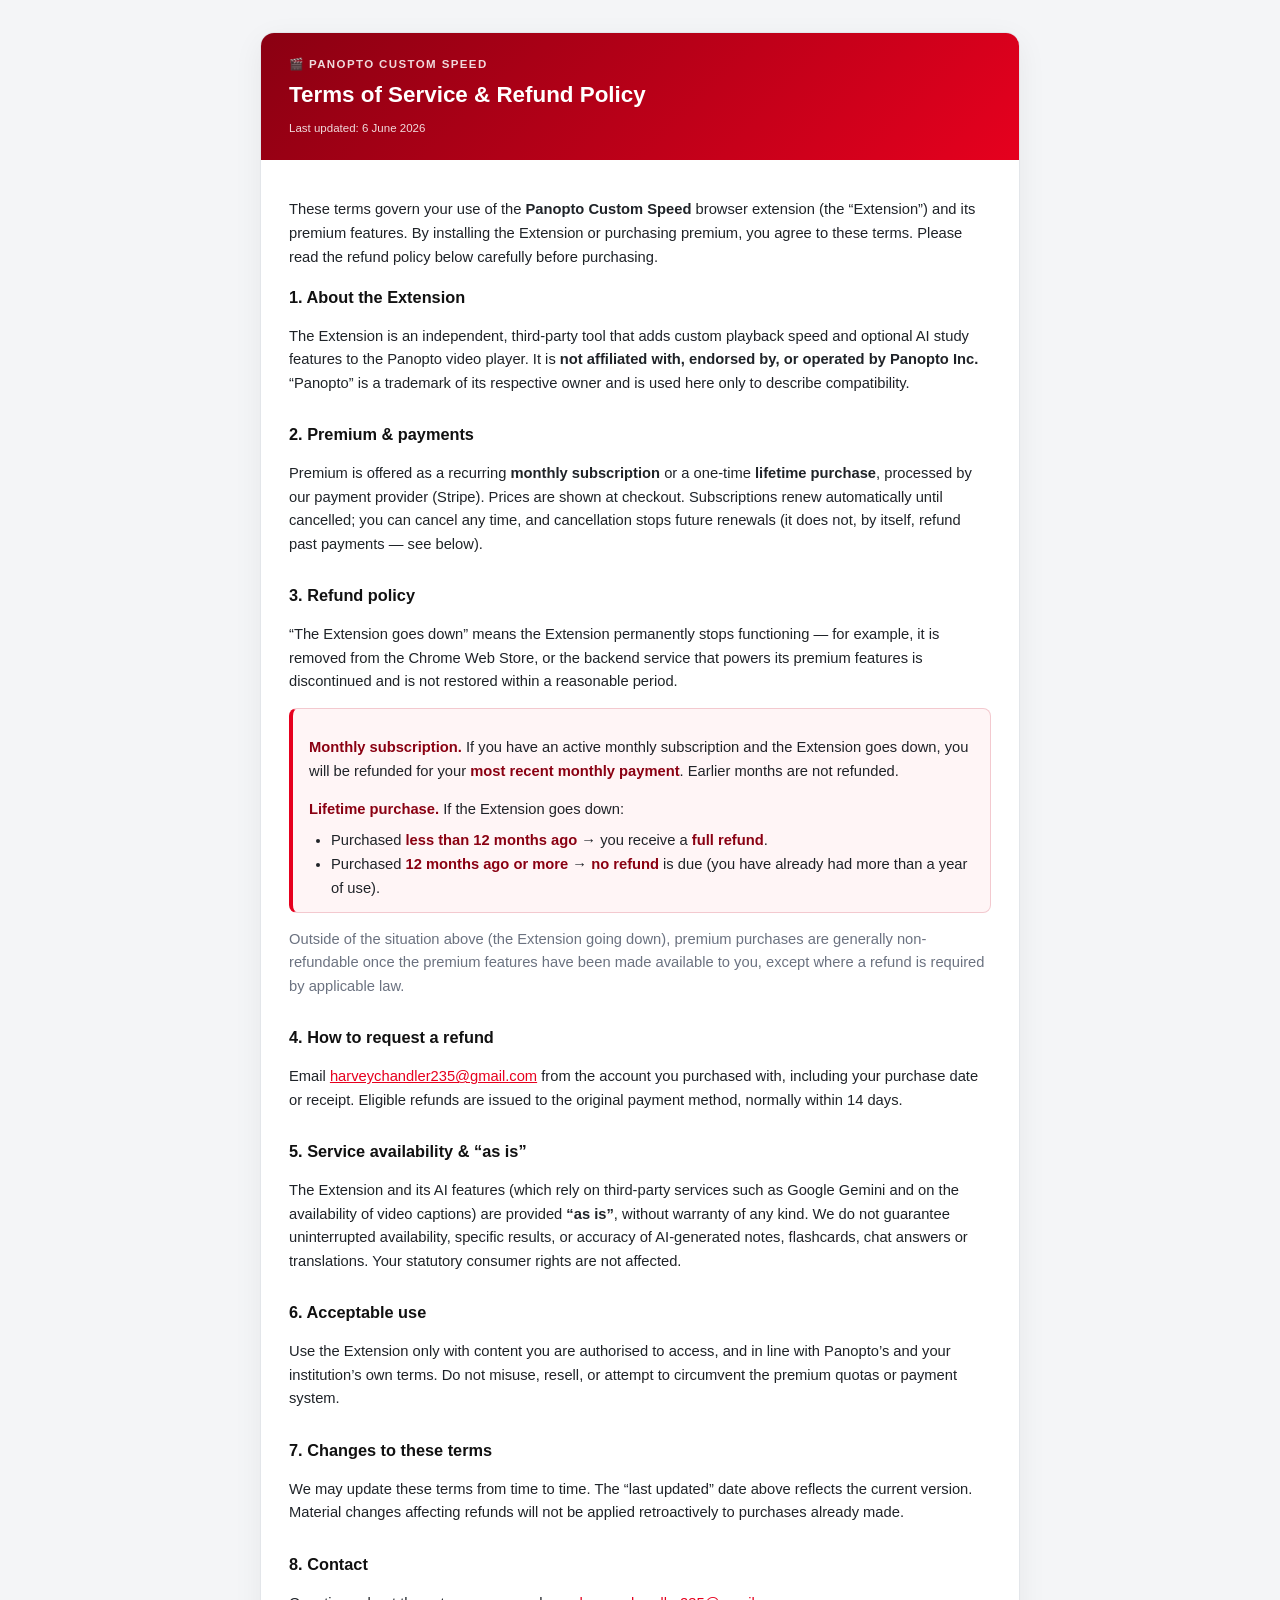
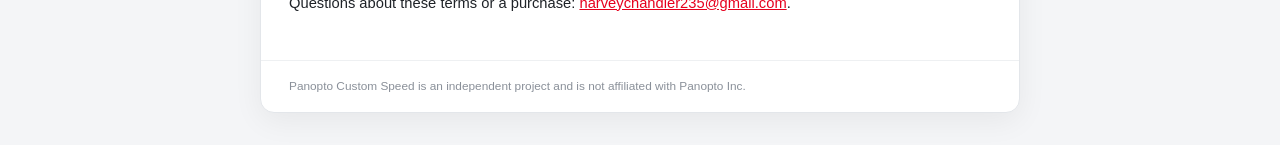
<file: EXTENSION/terms.html>
<!DOCTYPE html>
<html lang="en">
<head>
  <meta charset="UTF-8">
  <meta name="viewport" content="width=device-width, initial-scale=1.0">
  <title>Terms of Service — Panopto Custom Speed</title>
  <style>
    :root { --brand: #E6001E; }
    * { box-sizing: border-box; }
    body {
      margin: 0; background: #f4f5f7; color: #1f2328;
      font-family: -apple-system, BlinkMacSystemFont, "Segoe UI", Roboto, Arial, sans-serif;
      line-height: 1.6; padding: 32px 16px;
    }
    .wrap { max-width: 760px; margin: 0 auto; background: #fff; border: 1px solid #e3e6ea;
            border-radius: 14px; overflow: hidden; box-shadow: 0 8px 30px rgba(0,0,0,0.06); }
    header { background: linear-gradient(135deg, #8a0012, var(--brand)); color: #fff; padding: 22px 28px; }
    header .eyebrow { font-size: 0.72rem; font-weight: 700; letter-spacing: 0.12em; opacity: 0.85; text-transform: uppercase; }
    header h1 { margin: 4px 0 0; font-size: 1.4rem; }
    header .updated { margin-top: 6px; font-size: 0.72rem; opacity: 0.85; }
    main { padding: 24px 28px 30px; }
    h2 { font-size: 1.02rem; margin: 26px 0 8px; color: #111; }
    h2:first-of-type { margin-top: 4px; }
    p, li { font-size: 0.92rem; }
    ul { margin: 8px 0; padding-left: 22px; }
    .callout { background: #fff5f6; border: 1px solid #f3c9cf; border-left: 4px solid var(--brand);
               border-radius: 8px; padding: 12px 16px; margin: 12px 0; }
    .callout strong { color: #8a0012; }
    a { color: var(--brand); }
    .muted { color: #6b7280; }
    footer { border-top: 1px solid #eef0f2; padding: 16px 28px; font-size: 0.74rem; color: #8a9099; }
    code { background: rgba(127,127,127,.14); padding: 1px 6px; border-radius: 5px; font-size: 0.85em; }
  </style>
</head>
<body>
  <div class="wrap">
    <header>
      <div class="eyebrow">🎬 Panopto Custom Speed</div>
      <h1>Terms of Service &amp; Refund Policy</h1>
      <div class="updated">Last updated: 6 June 2026</div>
    </header>
    <main>
      <p>These terms govern your use of the <strong>Panopto Custom Speed</strong> browser extension
      (the “Extension”) and its premium features. By installing the Extension or purchasing premium,
      you agree to these terms. Please read the refund policy below carefully before purchasing.</p>

      <h2>1. About the Extension</h2>
      <p>The Extension is an independent, third-party tool that adds custom playback speed and optional
      AI study features to the Panopto video player. It is <strong>not affiliated with, endorsed by, or
      operated by Panopto Inc.</strong> “Panopto” is a trademark of its respective owner and is used here
      only to describe compatibility.</p>

      <h2>2. Premium &amp; payments</h2>
      <p>Premium is offered as a recurring <strong>monthly subscription</strong> or a one-time
      <strong>lifetime purchase</strong>, processed by our payment provider (Stripe). Prices are shown at
      checkout. Subscriptions renew automatically until cancelled; you can cancel any time, and
      cancellation stops future renewals (it does not, by itself, refund past payments — see below).</p>

      <h2>3. Refund policy</h2>
      <p>“The Extension goes down” means the Extension permanently stops functioning — for example, it is
      removed from the Chrome Web Store, or the backend service that powers its premium features is
      discontinued and is not restored within a reasonable period.</p>

      <div class="callout">
        <p><strong>Monthly subscription.</strong> If you have an active monthly subscription and the
        Extension goes down, you will be refunded for your <strong>most recent monthly payment</strong>.
        Earlier months are not refunded.</p>
        <p style="margin-bottom:0;"><strong>Lifetime purchase.</strong> If the Extension goes down:</p>
        <ul style="margin-bottom:0;">
          <li>Purchased <strong>less than 12 months ago</strong> → you receive a <strong>full refund</strong>.</li>
          <li>Purchased <strong>12 months ago or more</strong> → <strong>no refund</strong> is due (you have
          already had more than a year of use).</li>
        </ul>
      </div>

      <p class="muted">Outside of the situation above (the Extension going down), premium purchases are
      generally non-refundable once the premium features have been made available to you, except where a
      refund is required by applicable law.</p>

      <h2>4. How to request a refund</h2>
      <p>Email <a href="mailto:harveychandler235@gmail.com">harveychandler235@gmail.com</a> from the
      account you purchased with, including your purchase date or receipt. Eligible refunds are issued to
      the original payment method, normally within 14 days.</p>

      <h2>5. Service availability &amp; “as is”</h2>
      <p>The Extension and its AI features (which rely on third-party services such as Google Gemini and on
      the availability of video captions) are provided <strong>“as is”</strong>, without warranty of any
      kind. We do not guarantee uninterrupted availability, specific results, or accuracy of AI-generated
      notes, flashcards, chat answers or translations. Your statutory consumer rights are not affected.</p>

      <h2>6. Acceptable use</h2>
      <p>Use the Extension only with content you are authorised to access, and in line with Panopto’s and
      your institution’s own terms. Do not misuse, resell, or attempt to circumvent the premium quotas or
      payment system.</p>

      <h2>7. Changes to these terms</h2>
      <p>We may update these terms from time to time. The “last updated” date above reflects the current
      version. Material changes affecting refunds will not be applied retroactively to purchases already made.</p>

      <h2>8. Contact</h2>
      <p>Questions about these terms or a purchase: <a href="mailto:harveychandler235@gmail.com">harveychandler235@gmail.com</a>.</p>
    </main>
    <footer>Panopto Custom Speed is an independent project and is not affiliated with Panopto Inc.</footer>
  </div>
</body>
</html>
</file>
